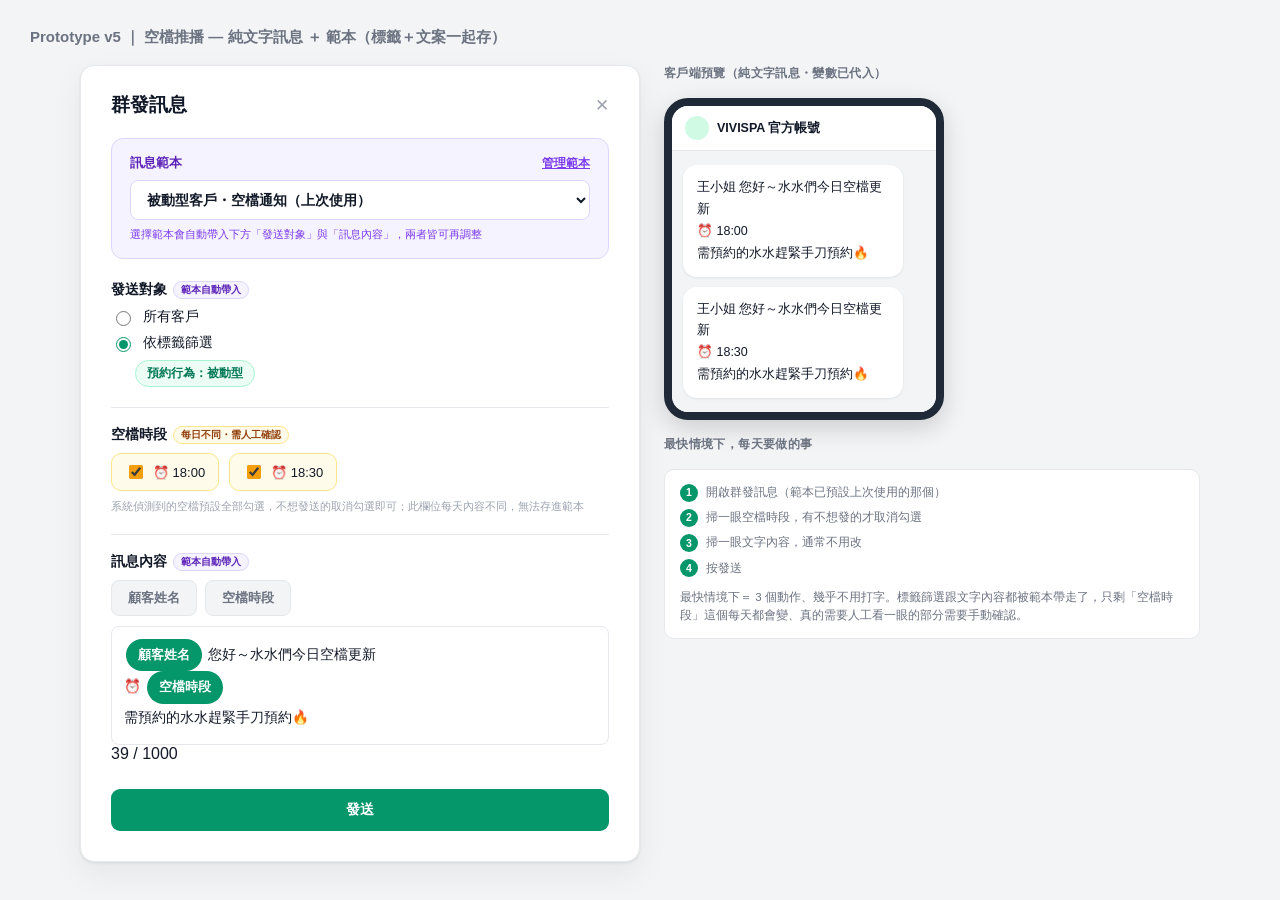
<file: docs/teamsync/vivispa/空檔推播_prototype.html>
<!DOCTYPE html>
<html lang="zh-Hant">
<head>
<meta charset="UTF-8">
<title>空檔推播 — 功能 Prototype v5</title>
<style>
  :root{
    --green:#059669; --green-light:#ecfdf5; --green-border:#a7f3d0;
    --amber:#f59e0b; --amber-light:#fffbeb; --amber-border:#fde68a;
    --purple:#7c3aed; --purple-light:#f5f3ff; --purple-border:#ddd6fe;
    --border:#e5e7eb; --text:#111827; --text-2:#6b7280; --text-3:#9ca3af;
  }
  html,body{ background:#f3f4f6 !important; margin:0; padding:0; }
  *{ box-sizing:border-box; }
  body{ font-family:"PingFang TC","Microsoft JhengHei","Noto Sans TC",sans-serif; color:var(--text); padding:28px; }
  h1.page-title{ font-size:15px; color:var(--text-2); font-weight:600; margin:0 0 18px 2px; }
  .layout{ display:flex; gap:24px; align-items:flex-start; max-width:1120px; margin:0 auto; }

  .modal{ width:560px; background:#fff; border-radius:14px; border:1px solid var(--border);
    box-shadow:0 1px 3px rgba(0,0,0,.08),0 12px 32px rgba(0,0,0,.06); padding:26px 30px 30px; }
  .modal-head{ display:flex; justify-content:space-between; align-items:center; margin-bottom:20px; }
  .modal-head h2{ font-size:19px; margin:0; }
  .modal-head .x{ color:var(--text-3); font-size:17px; }

  /* Template selector — top priority action */
  .tpl-box{ background:var(--purple-light); border:1.5px solid var(--purple-border); border-radius:12px;
    padding:16px 18px; margin-bottom:22px; }
  .tpl-box .lbl{ font-size:12.5px; font-weight:700; color:#5b21b6; margin-bottom:8px; display:flex;
    align-items:center; justify-content:space-between; }
  .tpl-box .lbl .manage{ font-size:11.5px; color:#7c3aed; font-weight:600; cursor:pointer; text-decoration:underline; }
  .tpl-select{ width:100%; border:1px solid var(--purple-border); border-radius:8px; padding:10px 12px;
    font-size:14px; font-weight:600; color:var(--text); background:#fff; }
  .tpl-hint{ font-size:11px; color:#7c3aed; margin-top:7px; }

  .section{ margin-bottom:20px; }
  .section-label{ font-size:13.5px; font-weight:700; margin-bottom:9px; display:flex; align-items:center; gap:6px; }
  .auto-badge{ font-size:10px; font-weight:700; color:#5b21b6; background:var(--purple-light);
    border:1px solid var(--purple-border); padding:1px 7px; border-radius:20px; }

  .radio-row{ display:flex; align-items:center; gap:9px; margin-bottom:8px; cursor:pointer; }
  .radio-row input{ accent-color:var(--green); width:15px; height:15px; }
  .radio-row span{ font-size:13.5px; }
  .tag-chip-area{ margin:6px 0 2px 24px; display:flex; gap:8px; flex-wrap:wrap; }
  .tag-chip{ background:var(--green-light); border:1px solid var(--green-border); color:#047857;
    font-size:12px; font-weight:600; padding:4px 11px; border-radius:20px; display:flex; align-items:center; gap:5px; }

  .slot-row{ display:flex; gap:10px; flex-wrap:wrap; }
  .slot-chip{ display:flex; align-items:center; gap:7px; background:var(--amber-light);
    border:1.5px solid var(--amber-border); border-radius:10px; padding:8px 13px; cursor:pointer; font-size:13px; }
  .slot-chip input{ accent-color:var(--amber); width:14px; height:14px; }
  .section-hint{ font-size:11px; color:var(--text-3); margin-top:8px; }

  .text-input{ width:100%; border:1px solid var(--border); border-radius:8px; padding:10px 12px;
    font-size:13.5px; font-family:inherit; color:var(--text); }
  textarea.text-input{ min-height:76px; resize:vertical; }
  .divider{ border:none; border-top:1px solid var(--border); margin:18px 0; }

  .chip-btn-row{ display:flex; gap:8px; flex-wrap:wrap; margin-bottom:10px; }
  .chip-btn{ background:#f3f4f6; border:1px solid var(--border); border-radius:8px; padding:8px 16px;
    font-size:13px; font-weight:600; color:var(--text-2); cursor:pointer; }
  .chip-btn:hover{ border-color:var(--green); color:var(--green); background:var(--green-light); }

  .rich-editor{ width:100%; min-height:90px; border:1px solid var(--border); border-radius:8px;
    padding:12px; font-size:13.5px; line-height:2.1; color:var(--text); }
  .rich-editor:focus{ outline:2px solid var(--green-border); border-color:var(--green); }
  .var-chip-inline{ display:inline-flex; align-items:center; background:var(--green); color:#fff;
    font-size:12.5px; font-weight:600; padding:3px 12px; border-radius:20px; margin:0 2px; user-select:none; }

  .send-btn{ width:100%; background:var(--green); color:#fff; border:none; border-radius:9px;
    padding:12px; font-size:14px; font-weight:700; cursor:pointer; margin-top:6px; }

  .preview-col{ flex:1; display:flex; flex-direction:column; gap:16px; position:sticky; top:28px; }
  .preview-label{ font-size:12px; font-weight:700; color:var(--text-2); text-transform:uppercase; letter-spacing:.03em; }

  .phone{ width:280px; background:#f3f4f6; border-radius:24px; border:8px solid #1f2937; overflow:hidden;
    box-shadow:0 8px 24px rgba(0,0,0,.16); }
  .phone-head{ background:#fff; padding:10px 13px; border-bottom:1px solid var(--border); font-size:12.5px;
    font-weight:700; display:flex; align-items:center; gap:8px; }
  .phone-head .dot{ width:24px; height:24px; border-radius:50%; background:#d1fae5; }
  .phone-body{ padding:14px 11px; display:flex; flex-direction:column; gap:10px; background:#f3f4f6; }

  .text-bubble{ background:#fff; border-radius:14px; padding:12px 14px; font-size:12.5px; line-height:1.75;
    max-width:220px; box-shadow:0 1px 3px rgba(0,0,0,.08); white-space:pre-line; }

  .note-box{ background:#fff; border:1px solid var(--border); border-radius:10px; padding:13px 15px;
    font-size:11.5px; color:var(--text-2); line-height:1.6; }
  .note-box b{ color:var(--text); }

  .flow-steps{ display:flex; flex-direction:column; gap:6px; }
  .flow-step{ display:flex; align-items:center; gap:8px; font-size:12px; color:var(--text-2); }
  .flow-step .n{ width:18px; height:18px; border-radius:50%; background:var(--green); color:#fff; font-size:10.5px;
    font-weight:700; display:flex; align-items:center; justify-content:center; flex-shrink:0; }
  .flow-step .fast{ color:#7c3aed; font-weight:700; }
</style>
</head>
<body>

<h1 class="page-title">Prototype v5 ｜ 空檔推播 — 純文字訊息 ＋ 範本（標籤＋文案一起存）</h1>

<div class="layout">

  <div class="modal">
    <div class="modal-head"><h2>群發訊息</h2><span class="x">✕</span></div>

    <div class="tpl-box">
      <div class="lbl"><span>訊息範本</span><span class="manage">管理範本</span></div>
      <select class="tpl-select" id="tplSelect" onchange="applyTpl()">
        <option value="passive">被動型客戶・空檔通知（上次使用）</option>
        <option value="vip">VIP客戶・優先預約通知</option>
        <option value="blank">空白，不套用範本</option>
      </select>
      <div class="tpl-hint">選擇範本會自動帶入下方「發送對象」與「訊息內容」，兩者皆可再調整</div>
    </div>

    <div class="section">
      <div class="section-label">發送對象 <span class="auto-badge">範本自動帶入</span></div>
      <label class="radio-row"><input type="radio" name="target"><span>所有客戶</span></label>
      <label class="radio-row"><input type="radio" name="target" checked><span>依標籤篩選</span></label>
      <div class="tag-chip-area" id="tagArea">
        <div class="tag-chip">預約行為：被動型</div>
      </div>
    </div>

    <hr class="divider">

    <div class="section">
      <div class="section-label">空檔時段 <span class="auto-badge" style="background:var(--amber-light);border-color:var(--amber-border);color:#92400e;">每日不同・需人工確認</span></div>
      <div class="slot-row">
        <label class="slot-chip"><input type="checkbox" checked><span>⏰ 18:00</span></label>
        <label class="slot-chip"><input type="checkbox" checked><span>⏰ 18:30</span></label>
      </div>
      <div class="section-hint">系統偵測到的空檔預設全部勾選，不想發送的取消勾選即可；此欄位每天內容不同，無法存進範本</div>
    </div>

    <hr class="divider">

    <div class="section">
      <div class="section-label">訊息內容 <span class="auto-badge">範本自動帶入</span></div>
      <div class="chip-btn-row">
        <button type="button" class="chip-btn" onclick="insertChip('顧客姓名','name')">顧客姓名</button>
        <button type="button" class="chip-btn" onclick="insertChip('空檔時段','slot')">空檔時段</button>
      </div>
      <div class="rich-editor" id="richEditor" contenteditable="true"></div>
      <div class="char-count" id="charCount">0 / 1000</div>
    </div>

    <div class="section" id="saveAsTplSection" style="display:none;">
      <label class="radio-row" style="margin-bottom:0;">
        <input type="checkbox" id="saveAsTplCheck" onchange="toggleTplName()">
        <span>將此訊息存成範本</span>
      </label>
      <div id="tplNameField" style="display:none;margin-top:10px;margin-left:24px;">
        <div class="text-input" style="padding:0;border:none;">
          <input class="text-input" placeholder="範本名稱，例如：被動型客戶・空檔通知">
        </div>
      </div>
    </div>

    <button class="send-btn">發送</button>
  </div>

  <div class="preview-col">
    <div class="preview-label">客戶端預覽（純文字訊息・變數已代入）</div>
    <div class="phone">
      <div class="phone-head"><div class="dot"></div> VIVISPA 官方帳號</div>
      <div class="phone-body">
        <div class="text-bubble" id="bubblePreview1">水水們～今日空檔更新<br>⏰ 18:00<br>需預約的水水趕緊手刀預約🔥</div>
        <div class="text-bubble" id="bubblePreview2">水水們～今日空檔更新<br>⏰ 18:30<br>需預約的水水趕緊手刀預約🔥</div>
      </div>
    </div>

    <div class="preview-label">最快情境下，每天要做的事</div>
    <div class="note-box">
      <div class="flow-steps">
        <div class="flow-step"><span class="n">1</span> 開啟群發訊息（範本已預設上次使用的那個）</div>
        <div class="flow-step"><span class="n">2</span> 掃一眼空檔時段，有不想發的才取消勾選</div>
        <div class="flow-step"><span class="n">3</span> 掃一眼文字內容，通常不用改</div>
        <div class="flow-step"><span class="n">4</span> 按發送</div>
      </div>
      <div style="margin-top:10px;">
        <span class="fast">最快情境下＝ 3 個動作、幾乎不用打字。</span>標籤篩選跟文字內容都被範本帶走了，只剩「空檔時段」這個每天都會變、真的需要人工看一眼的部分需要手動確認。
      </div>
    </div>
  </div>

</div>

<script>
  var templates = {
    passive: { tag: '預約行為：被動型', html: '<span class="var-chip-inline" contenteditable="false">顧客姓名</span> 您好～水水們今日空檔更新<br>⏰ <span class="var-chip-inline" contenteditable="false">空檔時段</span><br>需預約的水水趕緊手刀預約🔥' },
    vip: { tag: 'VIP 貴賓', html: '親愛的 <span class="var-chip-inline" contenteditable="false">顧客姓名</span> 您好，現在剛好有空檔 <span class="var-chip-inline" contenteditable="false">空檔時段</span>，優先為您保留，需要的話請盡快回覆喔～' },
    blank: { tag: '', html: '' }
  };

  function insertChip(label, varName){
    var editor = document.getElementById('richEditor');
    editor.focus();
    var sel = window.getSelection();
    var range;
    if (sel.rangeCount > 0 && editor.contains(sel.anchorNode)) {
      range = sel.getRangeAt(0);
    } else {
      range = document.createRange();
      range.selectNodeContents(editor);
      range.collapse(false);
    }
    var chip = document.createElement('span');
    chip.className = 'var-chip-inline';
    chip.contentEditable = 'false';
    chip.dataset.var = varName;
    chip.textContent = label;
    range.deleteContents();
    range.insertNode(chip);
    range.setStartAfter(chip);
    range.collapse(true);
    sel.removeAllRanges();
    sel.addRange(range);
    updatePreview();
  }

  function updatePreview(){
    var editor = document.getElementById('richEditor');
    document.getElementById('charCount').innerText = editor.innerText.length + ' / 1000';
    var previewHtml = editor.innerHTML
      .replace(/<span class="var-chip-inline"[^>]*>顧客姓名<\/span>/g, '王小姐')
      .replace(/<span class="var-chip-inline"[^>]*>空檔時段<\/span>/g, '18:00');
    document.getElementById('bubblePreview1').innerHTML = previewHtml;
    var previewHtml2 = editor.innerHTML
      .replace(/<span class="var-chip-inline"[^>]*>顧客姓名<\/span>/g, '王小姐')
      .replace(/<span class="var-chip-inline"[^>]*>空檔時段<\/span>/g, '18:30');
    document.getElementById('bubblePreview2').innerHTML = previewHtml2;
  }

  function applyTpl(){
    var key = document.getElementById('tplSelect').value;
    var t = templates[key];
    document.getElementById('richEditor').innerHTML = t.html;
    var area = document.getElementById('tagArea');
    area.innerHTML = t.tag ? '<div class="tag-chip">' + t.tag + '</div>' : '<span style="font-size:12px;color:#9ca3af;">（尚未選擇標籤）</span>';

    var saveSection = document.getElementById('saveAsTplSection');
    saveSection.style.display = (key === 'blank') ? 'block' : 'none';
    if(key !== 'blank'){
      document.getElementById('saveAsTplCheck').checked = false;
      document.getElementById('tplNameField').style.display = 'none';
    }
    updatePreview();
  }
  function toggleTplName(){
    var checked = document.getElementById('saveAsTplCheck').checked;
    document.getElementById('tplNameField').style.display = checked ? 'block' : 'none';
  }
  document.getElementById('richEditor').addEventListener('input', updatePreview);
  // initialize on load
  applyTpl();
</script>

</body>
</html>
</file>
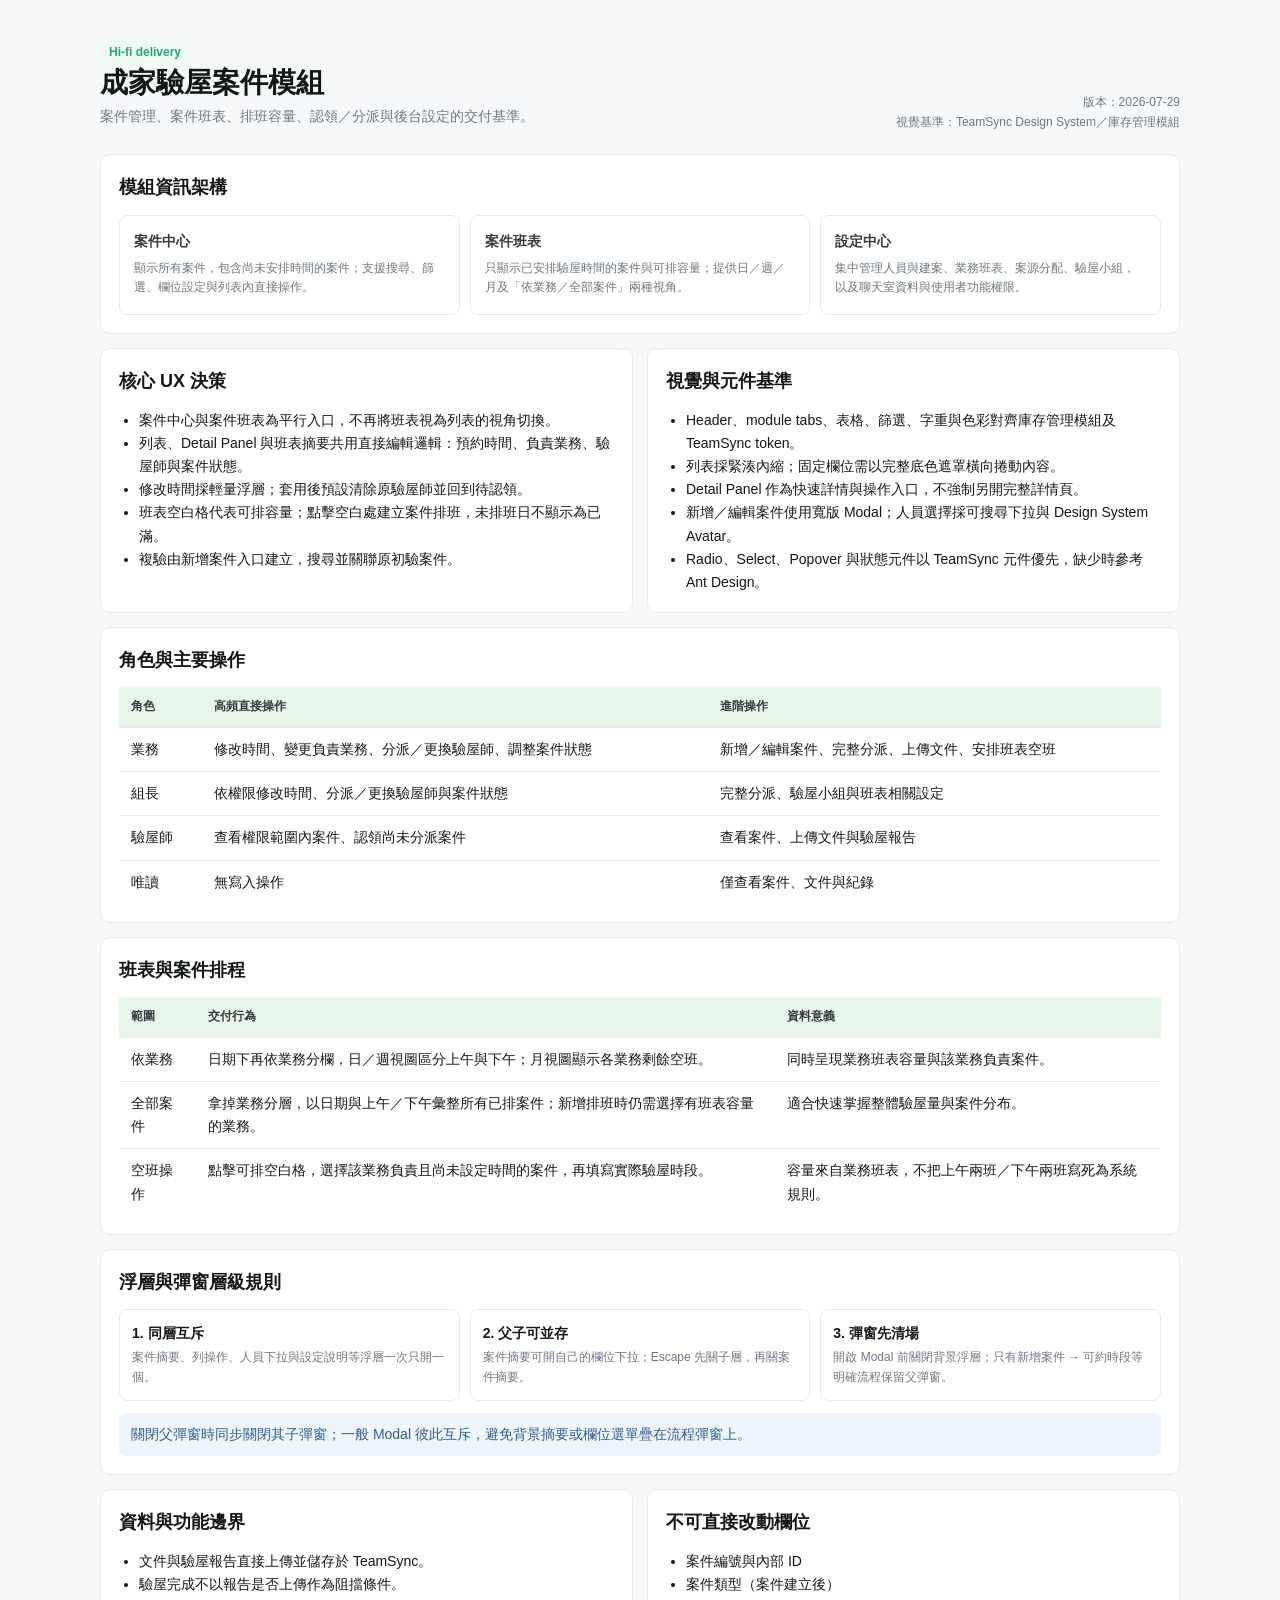
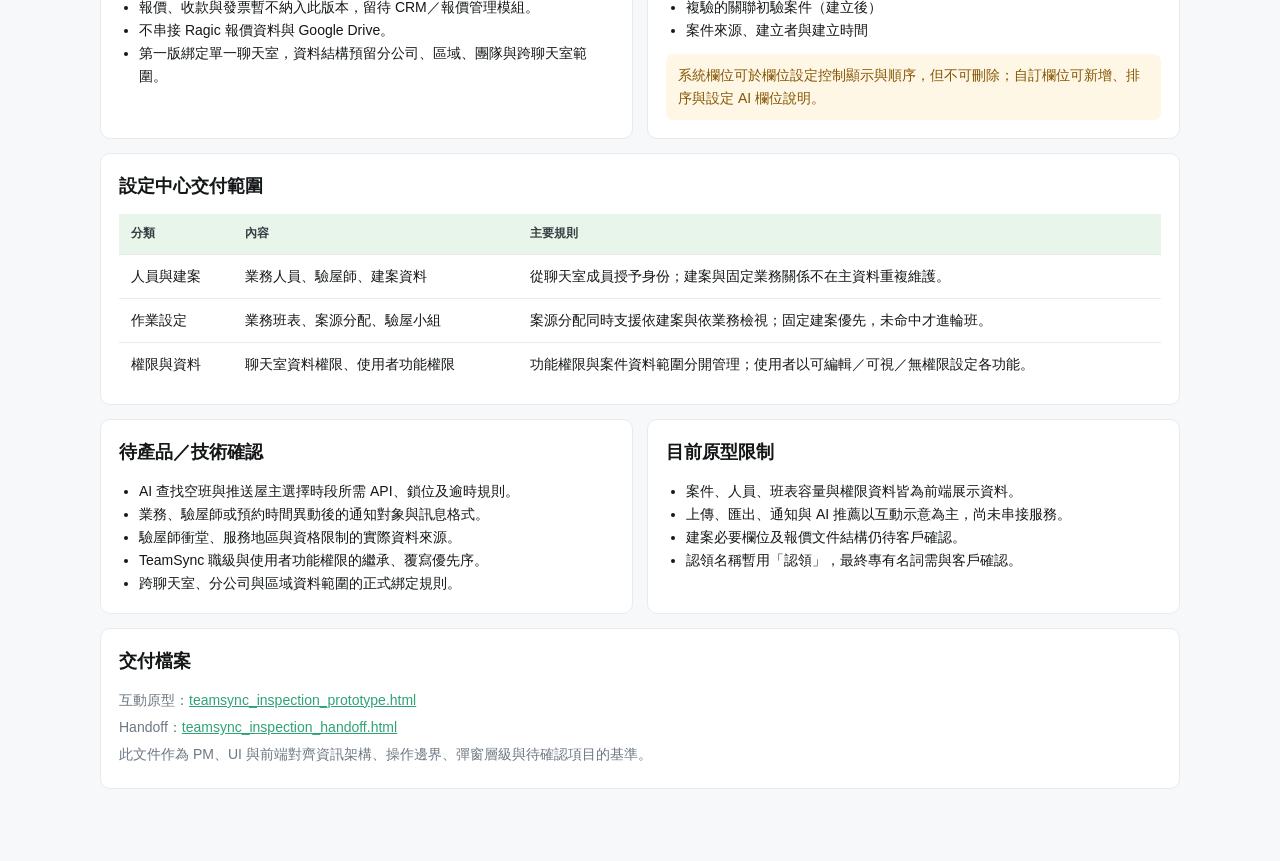
<file: docs/teamsync/prototype/成家驗屋/teamsync_inspection_handoff.html>
<!doctype html>
<html lang="zh-Hant">
<head>
  <meta charset="utf-8">
  <meta name="viewport" content="width=device-width, initial-scale=1">
  <title>成家驗屋案件模組｜PM / UI / RD Handoff</title>
  <style>
    :root { --page:#f7f8fa; --panel:#fff; --text:#141718; --text2:#363c41; --muted:#6d7782; --border:#e8eaec; --brand:#43bf8e; --brand2:#2fa376; --soft:#effaf5; --warn:#fff7e6; --info:#eef5fb; }
    * { box-sizing:border-box; }
    body { margin:0; background:var(--page); color:var(--text); font:14px/1.65 Inter,"Noto Sans TC","PingFang TC",sans-serif; }
    main { width:min(1080px,calc(100% - 40px)); margin:40px auto 72px; }
    header { display:flex; justify-content:space-between; gap:24px; align-items:flex-end; margin-bottom:22px; }
    h1 { margin:0; font-size:28px; line-height:1.3; font-weight:600; }
    h2 { margin:0 0 12px; font-size:18px; font-weight:600; }
    h3 { margin:0 0 6px; color:var(--text2); font-size:14px; font-weight:600; }
    p { margin:4px 0; color:var(--muted); }
    .meta { color:var(--muted); font-size:12px; text-align:right; }
    .grid { display:grid; grid-template-columns:repeat(2,minmax(0,1fr)); gap:14px; }
    .card { background:var(--panel); border:1px solid var(--border); border-radius:10px; padding:18px; }
    .wide { grid-column:1/-1; }
    .page-list { display:grid; grid-template-columns:repeat(3,minmax(0,1fr)); gap:10px; }
    .page-item { padding:14px; border:1px solid var(--border); border-radius:8px; background:#fff; }
    .page-item p { font-size:12px; line-height:1.55; }
    table { width:100%; border-collapse:collapse; }
    th,td { padding:10px 12px; border-bottom:1px solid var(--border); text-align:left; vertical-align:top; }
    th { background:#e8f5ea; color:var(--text2); font-size:12px; font-weight:600; }
    tr:last-child td { border-bottom:0; }
    .tag { display:inline-flex; min-height:24px; align-items:center; border-radius:999px; padding:0 9px; background:var(--soft); color:var(--brand2); font-size:12px; font-weight:600; }
    .note { margin-top:12px; padding:10px 12px; border-radius:7px; background:var(--warn); color:#845500; }
    .info { margin-top:12px; padding:10px 12px; border-radius:7px; background:var(--info); color:#315f8b; }
    .flow { display:grid; grid-template-columns:repeat(3,minmax(0,1fr)); gap:10px; margin-top:10px; }
    .flow div { padding:12px; border:1px solid var(--border); border-radius:8px; }
    .flow strong,.flow span { display:block; }
    .flow span { margin-top:3px; color:var(--muted); font-size:12px; }
    ul { margin:8px 0 0; padding-left:20px; }
    a { color:var(--brand2); }
    @media (max-width:760px) { .grid,.page-list,.flow { grid-template-columns:1fr; } .wide { grid-column:auto; } header { align-items:flex-start; flex-direction:column; } .meta { text-align:left; } }
  </style>
</head>
<body>
  <main>
    <header>
      <div><span class="tag">Hi-fi delivery</span><h1>成家驗屋案件模組</h1><p>案件管理、案件班表、排班容量、認領／分派與後台設定的交付基準。</p></div>
      <div class="meta">版本：2026-07-29<br>視覺基準：TeamSync Design System／庫存管理模組</div>
    </header>

    <div class="grid">
      <section class="card wide"><h2>模組資訊架構</h2><div class="page-list">
        <div class="page-item"><h3>案件中心</h3><p>顯示所有案件，包含尚未安排時間的案件；支援搜尋、篩選、欄位設定與列表內直接操作。</p></div>
        <div class="page-item"><h3>案件班表</h3><p>只顯示已安排驗屋時間的案件與可排容量；提供日／週／月及「依業務／全部案件」兩種視角。</p></div>
        <div class="page-item"><h3>設定中心</h3><p>集中管理人員與建案、業務班表、案源分配、驗屋小組，以及聊天室資料與使用者功能權限。</p></div>
      </div></section>

      <section class="card"><h2>核心 UX 決策</h2><ul>
        <li>案件中心與案件班表為平行入口，不再將班表視為列表的視角切換。</li>
        <li>列表、Detail Panel 與班表摘要共用直接編輯邏輯：預約時間、負責業務、驗屋師與案件狀態。</li>
        <li>修改時間採輕量浮層；套用後預設清除原驗屋師並回到待認領。</li>
        <li>班表空白格代表可排容量；點擊空白處建立案件排班，未排班日不顯示為已滿。</li>
        <li>複驗由新增案件入口建立，搜尋並關聯原初驗案件。</li>
      </ul></section>
      <section class="card"><h2>視覺與元件基準</h2><ul>
        <li>Header、module tabs、表格、篩選、字重與色彩對齊庫存管理模組及 TeamSync token。</li>
        <li>列表採緊湊內縮；固定欄位需以完整底色遮罩橫向捲動內容。</li>
        <li>Detail Panel 作為快速詳情與操作入口，不強制另開完整詳情頁。</li>
        <li>新增／編輯案件使用寬版 Modal；人員選擇採可搜尋下拉與 Design System Avatar。</li>
        <li>Radio、Select、Popover 與狀態元件以 TeamSync 元件優先，缺少時參考 Ant Design。</li>
      </ul></section>

      <section class="card wide"><h2>角色與主要操作</h2><table><thead><tr><th>角色</th><th>高頻直接操作</th><th>進階操作</th></tr></thead><tbody>
        <tr><td>業務</td><td>修改時間、變更負責業務、分派／更換驗屋師、調整案件狀態</td><td>新增／編輯案件、完整分派、上傳文件、安排班表空班</td></tr>
        <tr><td>組長</td><td>依權限修改時間、分派／更換驗屋師與案件狀態</td><td>完整分派、驗屋小組與班表相關設定</td></tr>
        <tr><td>驗屋師</td><td>查看權限範圍內案件、認領尚未分派案件</td><td>查看案件、上傳文件與驗屋報告</td></tr>
        <tr><td>唯讀</td><td>無寫入操作</td><td>僅查看案件、文件與紀錄</td></tr>
      </tbody></table></section>

      <section class="card wide"><h2>班表與案件排程</h2><table><thead><tr><th>範圍</th><th>交付行為</th><th>資料意義</th></tr></thead><tbody>
        <tr><td>依業務</td><td>日期下再依業務分欄，日／週視圖區分上午與下午；月視圖顯示各業務剩餘空班。</td><td>同時呈現業務班表容量與該業務負責案件。</td></tr>
        <tr><td>全部案件</td><td>拿掉業務分層，以日期與上午／下午彙整所有已排案件；新增排班時仍需選擇有班表容量的業務。</td><td>適合快速掌握整體驗屋量與案件分布。</td></tr>
        <tr><td>空班操作</td><td>點擊可排空白格，選擇該業務負責且尚未設定時間的案件，再填寫實際驗屋時段。</td><td>容量來自業務班表，不把上午兩班／下午兩班寫死為系統規則。</td></tr>
      </tbody></table></section>

      <section class="card wide"><h2>浮層與彈窗層級規則</h2><div class="flow">
        <div><strong>1. 同層互斥</strong><span>案件摘要、列操作、人員下拉與設定說明等浮層一次只開一個。</span></div>
        <div><strong>2. 父子可並存</strong><span>案件摘要可開自己的欄位下拉；Escape 先關子層，再關案件摘要。</span></div>
        <div><strong>3. 彈窗先清場</strong><span>開啟 Modal 前關閉背景浮層；只有新增案件 → 可約時段等明確流程保留父彈窗。</span></div>
      </div><div class="info">關閉父彈窗時同步關閉其子彈窗；一般 Modal 彼此互斥，避免背景摘要或欄位選單疊在流程彈窗上。</div></section>

      <section class="card"><h2>資料與功能邊界</h2><ul>
        <li>文件與驗屋報告直接上傳並儲存於 TeamSync。</li>
        <li>驗屋完成不以報告是否上傳作為阻擋條件。</li>
        <li>報價、收款與發票暫不納入此版本，留待 CRM／報價管理模組。</li>
        <li>不串接 Ragic 報價資料與 Google Drive。</li>
        <li>第一版綁定單一聊天室，資料結構預留分公司、區域、團隊與跨聊天室範圍。</li>
      </ul></section>
      <section class="card"><h2>不可直接改動欄位</h2><ul>
        <li>案件編號與內部 ID</li>
        <li>案件類型（案件建立後）</li>
        <li>複驗的關聯初驗案件（建立後）</li>
        <li>案件來源、建立者與建立時間</li>
      </ul><div class="note">系統欄位可於欄位設定控制顯示與順序，但不可刪除；自訂欄位可新增、排序與設定 AI 欄位說明。</div></section>

      <section class="card wide"><h2>設定中心交付範圍</h2><table><thead><tr><th>分類</th><th>內容</th><th>主要規則</th></tr></thead><tbody>
        <tr><td>人員與建案</td><td>業務人員、驗屋師、建案資料</td><td>從聊天室成員授予身份；建案與固定業務關係不在主資料重複維護。</td></tr>
        <tr><td>作業設定</td><td>業務班表、案源分配、驗屋小組</td><td>案源分配同時支援依建案與依業務檢視；固定建案優先，未命中才進輪班。</td></tr>
        <tr><td>權限與資料</td><td>聊天室資料權限、使用者功能權限</td><td>功能權限與案件資料範圍分開管理；使用者以可編輯／可視／無權限設定各功能。</td></tr>
      </tbody></table></section>

      <section class="card"><h2>待產品／技術確認</h2><ul>
        <li>AI 查找空班與推送屋主選擇時段所需 API、鎖位及逾時規則。</li>
        <li>業務、驗屋師或預約時間異動後的通知對象與訊息格式。</li>
        <li>驗屋師衝堂、服務地區與資格限制的實際資料來源。</li>
        <li>TeamSync 職級與使用者功能權限的繼承、覆寫優先序。</li>
        <li>跨聊天室、分公司與區域資料範圍的正式綁定規則。</li>
      </ul></section>
      <section class="card"><h2>目前原型限制</h2><ul>
        <li>案件、人員、班表容量與權限資料皆為前端展示資料。</li>
        <li>上傳、匯出、通知與 AI 推薦以互動示意為主，尚未串接服務。</li>
        <li>建案必要欄位及報價文件結構仍待客戶確認。</li>
        <li>認領名稱暫用「認領」，最終專有名詞需與客戶確認。</li>
      </ul></section>

      <section class="card wide"><h2>交付檔案</h2><p>互動原型：<a href="./teamsync_inspection_prototype.html">teamsync_inspection_prototype.html</a></p><p>Handoff：<a href="./teamsync_inspection_handoff.html">teamsync_inspection_handoff.html</a></p><p>此文件作為 PM、UI 與前端對齊資訊架構、操作邊界、彈窗層級與待確認項目的基準。</p></section>
    </div>
  </main>
</body>
</html>
</file>
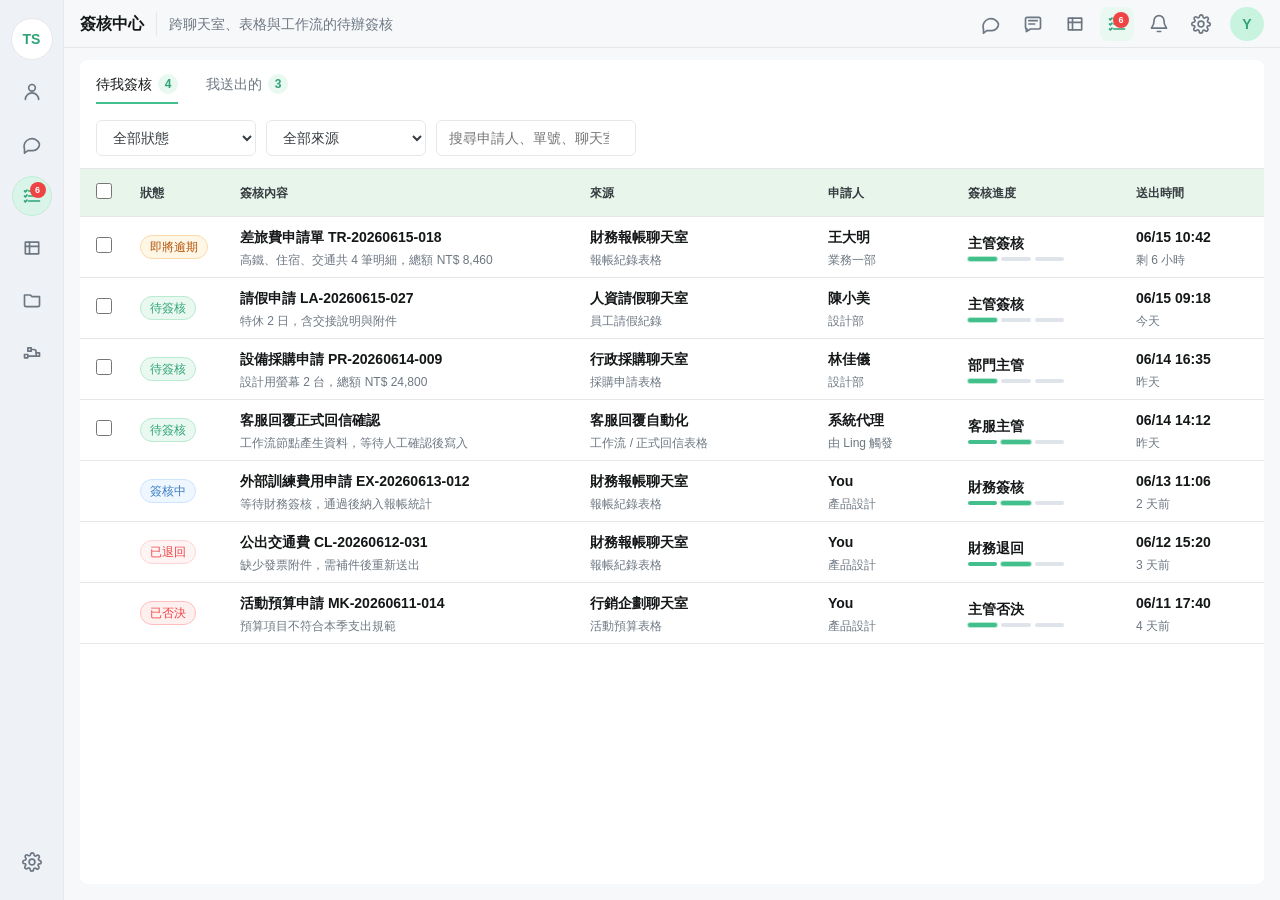
<file: docs/teamsync/approval-delivery/v3/prototype/teamsync-approval-center.html>
<!doctype html>
<html lang="zh-Hant">
<head>
  <meta charset="utf-8" />
  <meta name="viewport" content="width=device-width, initial-scale=1" />
  <title>TeamSync 簽核中心 Prototype</title>
  <style>
    :root {
      --page: #f7f8fa;
      --sunken: #ffffff;
      --raised: #f1f3f5;
      --brand: #43bf8e;
      --brand-strong: #2fa376;
      --brand-subtle: #e9f8f1;
      --text-primary: #141718;
      --text-secondary: #363c41;
      --text-tertiary: #6d7782;
      --text-placeholder: #b5bec7;
      --border: #e5e7eb;
      --border-strong: #d1d5db;
      --danger: #ef4444;
      --warning: #f59e0b;
      --blue: #3b7cc4;
      --shadow: 0 8px 24px rgba(20, 23, 24, 0.08);
      --font-h1: 32px;
      --line-h1: 40px;
      --font-h2: 24px;
      --line-h2: 32px;
      --font-h3: 18px;
      --line-h3: 24px;
      --font-h4: 16px;
      --line-h4: 20px;
      --font-body1: 14px;
      --line-body1: 24px;
      --font-body2: 12px;
      --line-body2: 18px;
      --font-caption1: 14px;
      --line-caption1: 16px;
      --font-caption2: 12px;
      --line-caption2: 16px;
      --font-caption3: 9px;
      --line-caption3: 14px;
      --font-button: 14px;
      --line-button: 16px;
    }

    * { box-sizing: border-box; }

    body {
      margin: 0;
      min-height: 100vh;
      background: #dfe3e8;
      font-family: Inter, "Noto Sans TC", "PingFang TC", "Microsoft JhengHei", Arial, sans-serif;
      color: var(--text-primary);
      overflow: auto;
    }

    button, input, select, textarea { font: inherit; }

    .canvas {
      width: 100%;
      min-height: 100vh;
      background: var(--page);
      overflow: visible;
      position: relative;
      display: grid;
      grid-template-columns: 64px 1fr;
      border: 1px solid var(--border-strong);
    }

    .rail {
      background: #eef1f5;
      border-right: 1px solid var(--border);
      padding: 18px 10px;
      display: flex;
      flex-direction: column;
      align-items: center;
      gap: 12px;
    }

    .logo {
      width: 42px;
      height: 42px;
      border-radius: 50%;
      display: grid;
      place-items: center;
      background: #fff;
      border: 1px solid var(--border);
      color: var(--brand-strong);
      font-weight: 700;
      font-size: var(--font-button);
      line-height: var(--line-button);
      font-weight: 600;
    }

    .nav-icon {
      width: 40px;
      height: 40px;
      border-radius: 20px;
      border: 1px solid transparent;
      color: var(--text-tertiary);
      display: grid;
      place-items: center;
      background: transparent;
      cursor: default;
      position: relative;
    }

    .nav-icon.active {
      background: #d9f4e8;
      color: var(--brand-strong);
      border-color: #c5ecd9;
    }

    .nav-icon svg,
    .top-icon svg,
    .button svg,
    .small-icon svg {
      width: 20px;
      height: 20px;
      stroke: currentColor;
      fill: none;
      stroke-width: 2;
      stroke-linecap: round;
      stroke-linejoin: round;
    }

    .badge {
      position: absolute;
      right: 5px;
      top: 5px;
      min-width: 16px;
      height: 16px;
      padding: 0 4px;
      border-radius: 999px;
      background: var(--danger);
      color: #fff;
      font-size: var(--font-caption3);
      line-height: 16px;
      text-align: center;
      font-weight: 600;
    }

    .app {
      display: grid;
      grid-template-rows: 48px auto;
      min-width: 0;
      min-height: 100vh;
    }

    .topbar {
      height: 48px;
      background: var(--sunken);
      border-bottom: 1px solid var(--border);
      display: flex;
      align-items: center;
      justify-content: space-between;
      padding: 0 16px;
    }

    .crumb {
      display: flex;
      align-items: center;
      gap: 12px;
      min-width: 0;
      height: 48px;
    }

    .page-title {
      font-size: var(--font-h4);
      line-height: var(--line-h4);
      font-weight: 600;
      color: var(--text-primary);
      white-space: nowrap;
      margin: 16px 0;
    }

    .source-note {
      font-size: var(--font-body1);
      line-height: var(--line-body1);
      color: var(--text-tertiary);
      padding-left: 12px;
      border-left: 1px solid var(--border);
    }

    .top-actions {
      display: flex;
      align-items: center;
      gap: 8px;
      color: var(--text-tertiary);
    }

    .top-icon {
      width: 34px;
      height: 34px;
      border: 0;
      background: transparent;
      color: var(--text-tertiary);
      display: grid;
      place-items: center;
      position: relative;
      border-radius: 8px;
    }

    .top-icon.active {
      color: var(--brand-strong);
      background: var(--brand-subtle);
    }

    .avatar {
      width: 34px;
      height: 34px;
      border-radius: 50%;
      background: #c8f3df;
      display: grid;
      place-items: center;
      color: var(--brand-strong);
      font-size: var(--font-body1);
      font-weight: 700;
      margin-left: 4px;
    }

    .content {
      padding: 12px 16px 16px;
      min-height: calc(100vh - 48px);
      overflow: visible;
      display: grid;
      grid-template-rows: auto;
      gap: 0;
    }

    .summary {
      display: none;
      grid-template-columns: 1.2fr repeat(4, 1fr);
      gap: 12px;
    }

    .summary-card {
      background: var(--sunken);
      border: 1px solid var(--border);
      border-radius: 8px;
      padding: 12px 14px;
      min-height: 78px;
    }

    .summary-card.primary {
      border-color: #b8ead1;
      background: linear-gradient(0deg, var(--brand-subtle), var(--brand-subtle));
    }

    .summary-label {
      font-size: var(--font-caption2);
      line-height: var(--line-caption2);
      color: var(--text-tertiary);
      margin-bottom: 8px;
    }

    .summary-value {
      font-size: var(--font-h2);
      line-height: var(--line-h2);
      font-weight: 600;
      color: var(--text-primary);
    }

    .summary-caption {
      margin-top: 2px;
      font-size: var(--font-caption2);
      line-height: var(--line-caption2);
      color: var(--text-tertiary);
    }

    .workspace {
      min-height: 0;
      display: grid;
      grid-template-columns: 1fr 430px;
      gap: 14px;
      align-items: start;
    }

    .workspace.detail-closed {
      grid-template-columns: 1fr;
    }

    .workspace.detail-closed .drawer {
      display: none;
    }

    .panel {
      background: var(--sunken);
      border: 1px solid var(--border);
      border-radius: 8px;
      min-width: 0;
      min-height: 620px;
      overflow: hidden;
      display: grid;
      grid-template-rows: auto auto 1fr;
    }

    .panel-head {
      padding: 12px 16px 12px;
      display: flex;
      align-items: center;
      justify-content: space-between;
      border-bottom: 1px solid var(--border);
    }

    .tabs {
      display: flex;
      align-items: center;
      gap: 22px;
    }

    .tab {
      border: 0;
      background: transparent;
      color: var(--text-tertiary);
      font-size: var(--font-body1);
      line-height: var(--line-body1);
      padding: 0 0 4px;
      position: relative;
    }

    .tab.active {
      color: var(--text-primary);
      font-weight: 600;
    }

    .tab.active:after {
      content: "";
      position: absolute;
      left: 0;
      right: 0;
      bottom: -13px;
      height: 2px;
      background: var(--brand);
    }

    .count {
      min-width: 20px;
      height: 20px;
      border-radius: 999px;
      background: var(--brand-subtle);
      color: var(--brand-strong);
      display: inline-grid;
      place-items: center;
      margin-left: 6px;
      font-size: var(--font-body2);
      line-height: var(--line-body2);
      font-weight: 600;
    }

    .button {
      border: 1px solid var(--border-strong);
      background: #fff;
      height: 34px;
      border-radius: 8px;
      padding: 0 12px;
      display: inline-flex;
      align-items: center;
      gap: 8px;
      color: var(--text-secondary);
      font-size: var(--font-button);
      line-height: var(--line-button);
      font-weight: 400;
    }

    .button.brand {
      background: var(--brand);
      border-color: var(--brand);
      color: #fff;
    }

    .button.ghost {
      border-color: transparent;
      color: var(--text-tertiary);
      background: transparent;
    }

    .button.danger {
      border-color: #ffd0d0;
      color: var(--danger);
      background: #fff7f7;
    }

    .filters {
      padding: 12px 16px;
      display: flex;
      align-items: center;
      justify-content: space-between;
      gap: 10px;
      border-bottom: 1px solid var(--border);
      background: #fbfcfd;
    }

    .filter-controls {
      display: grid;
      grid-template-columns: 160px 160px 200px;
      gap: 10px;
      flex: 1;
      min-width: 0;
    }

    .filter-actions {
      display: flex;
      align-items: center;
      justify-content: flex-end;
      gap: 8px;
      flex: 0 0 auto;
    }

    .field {
      height: 36px;
      border: 1px solid var(--border);
      border-radius: 6px;
      background: #fff;
      color: var(--text-secondary);
      padding: 0 12px;
      font-size: var(--font-body1);
      line-height: var(--line-body1);
      min-width: 0;
    }

    .hidden { display: none !important; }

    .list-wrap {
      min-height: 0;
      overflow: hidden;
      display: grid;
      grid-template-rows: auto 1fr;
    }

    .table-head,
    .approval-row {
      display: grid;
      grid-template-columns: 88px minmax(260px, 1.5fr) minmax(170px, 1fr) 128px 156px 112px;
      column-gap: 12px;
      align-items: center;
    }

    .table-head {
      height: 48px;
      padding: 0 16px;
      background: #e8f5ea;
      color: var(--text-secondary);
      font-size: var(--font-caption2);
      line-height: var(--line-caption2);
      font-weight: 600;
      border-bottom: 1px solid var(--border);
    }

    .approval-list {
      min-height: 0;
      overflow: auto;
      overscroll-behavior: contain;
    }

    .approval-row {
      min-height: 56px;
      padding: 8px 16px;
      border-bottom: 1px solid var(--border);
      background: #fff;
      cursor: default;
    }

    .approval-row.active {
      background: #f7fffb;
      box-shadow: inset 3px 0 0 var(--brand);
    }

    .approval-row:hover { background: #fbfcfd; }

    .status {
      display: inline-flex;
      align-items: center;
      justify-content: center;
      height: 24px;
      border-radius: 999px;
      padding: 0 9px;
      font-size: var(--font-caption2);
      line-height: var(--line-caption2);
      font-weight: 500;
      width: fit-content;
      border: 1px solid transparent;
    }

    .status.waiting {
      color: var(--brand-strong);
      background: var(--brand-subtle);
      border-color: #b9ebd1;
    }

    .status.urgent {
      color: #b45309;
      background: #fff7e6;
      border-color: #fed7aa;
    }

    .status.done {
      color: var(--blue);
      background: #eef6ff;
      border-color: #cfe4ff;
    }

    .status.returned {
      color: var(--danger);
      background: #fff4f4;
      border-color: #ffd4d4;
    }

    .status.rejected {
      color: var(--danger);
      background: #fff0f0;
      border-color: #ffbdbd;
    }

    .main-text {
      font-size: var(--font-body1);
      line-height: var(--line-body1);
      font-weight: 600;
      color: var(--text-primary);
      white-space: nowrap;
      overflow: hidden;
      text-overflow: ellipsis;
    }

    .sub-text {
      font-size: var(--font-body2);
      line-height: var(--line-body2);
      color: var(--text-tertiary);
      white-space: nowrap;
      overflow: hidden;
      text-overflow: ellipsis;
      margin-top: 2px;
    }

    .amount {
      font-size: var(--font-body1);
      line-height: var(--line-body1);
      font-weight: 600;
      color: var(--text-secondary);
    }

    .progress-cell {
      display: grid;
      gap: 4px;
      min-width: 0;
    }

    .progress-title {
      font-size: var(--font-body1);
      line-height: 20px;
      color: var(--text-primary);
      font-weight: 600;
      white-space: nowrap;
      overflow: hidden;
      text-overflow: ellipsis;
    }

    .progress-track {
      display: grid;
      grid-template-columns: repeat(3, 1fr);
      gap: 4px;
      width: 96px;
    }

    .progress-seg {
      height: 4px;
      border-radius: 999px;
      background: #dfe4ea;
    }

    .progress-seg.done,
    .progress-seg.current {
      background: var(--brand);
    }

    .progress-seg.current {
      box-shadow: 0 0 0 1px #b9ebd1;
    }

    .drawer {
      background: var(--sunken);
      border: 1px solid var(--border);
      border-radius: 8px;
      min-width: 0;
      min-height: 620px;
      max-height: none;
      overflow: hidden;
      display: grid;
      grid-template-rows: auto 1fr auto;
      box-shadow: var(--shadow);
    }

    .drawer-head {
      padding: 16px 18px 12px;
      border-bottom: 1px solid var(--border);
      display: grid;
      gap: 10px;
    }

    .drawer-title-row {
      display: flex;
      align-items: flex-start;
      justify-content: space-between;
      gap: 12px;
    }

    .drawer-title {
      font-size: var(--font-h3);
      line-height: var(--line-h3);
      font-weight: 600;
      color: var(--text-primary);
      margin: 0;
    }

    .drawer-subtitle {
      font-size: var(--font-caption2);
      line-height: var(--line-caption2);
      color: var(--text-tertiary);
      margin-top: 3px;
    }

    .meta-grid {
      display: grid;
      grid-template-columns: 1fr 1fr;
      gap: 8px;
    }

    .meta-item {
      background: #fbfcfd;
      border: 1px solid var(--border);
      border-radius: 8px;
      padding: 8px 10px;
      min-width: 0;
    }

    .meta-label {
      font-size: var(--font-caption2);
      line-height: var(--line-caption2);
      color: var(--text-tertiary);
    }

    .meta-value {
      font-size: var(--font-body1);
      line-height: var(--line-body1);
      color: var(--text-secondary);
      font-weight: 600;
      white-space: nowrap;
      overflow: hidden;
      text-overflow: ellipsis;
      display: flex;
      align-items: center;
      justify-content: space-between;
      gap: 6px;
    }

    .meta-value-text {
      min-width: 0;
      overflow: hidden;
      text-overflow: ellipsis;
      white-space: nowrap;
    }

    .meta-jump {
      width: 24px;
      height: 24px;
      border: 0;
      background: transparent;
      color: var(--text-tertiary);
      display: grid;
      place-items: center;
      border-radius: 6px;
      flex: 0 0 auto;
    }

    .meta-jump svg {
      width: 16px;
      height: 16px;
      stroke: currentColor;
      fill: none;
      stroke-width: 2;
      stroke-linecap: round;
      stroke-linejoin: round;
    }

    .meta-jump:hover {
      background: #eef1f5;
      color: var(--brand-strong);
    }

    .drawer-body {
      overflow: visible;
      min-height: 0;
      overscroll-behavior: contain;
      padding: 14px 18px 18px;
      display: grid;
      gap: 14px;
      align-content: start;
    }

    .drawer-body.sent-mode:not(.result-mode) .timeline-section {
      order: -1;
    }

    .drawer-body.result-mode #summarySection {
      order: -2;
    }

    .timeline-section.collapsed .section-body {
      display: none;
    }

    .timeline-section .section-title {
      cursor: pointer;
    }

    .section {
      border: 1px solid var(--border);
      border-radius: 8px;
      background: #fff;
      overflow: hidden;
    }

    .section-title {
      min-height: 38px;
      padding: 9px 12px;
      border-bottom: 1px solid var(--border);
      font-size: var(--font-body1);
      line-height: 18px;
      font-weight: 600;
      color: var(--text-primary);
      display: flex;
      align-items: center;
      justify-content: space-between;
    }

    .section-body {
      padding: 12px;
    }

    .key-grid {
      display: grid;
      grid-template-columns: 1fr 1fr;
      gap: 10px;
    }

    .key-item {
      min-width: 0;
    }

    .key-label {
      font-size: var(--font-caption2);
      line-height: var(--line-caption2);
      color: var(--text-tertiary);
      margin-bottom: 2px;
    }

    .key-value {
      font-size: var(--font-body1);
      line-height: var(--line-body1);
      color: var(--text-primary);
      font-weight: 600;
      word-break: break-word;
    }

    .detail-table {
      width: 100%;
      border-collapse: collapse;
      font-size: var(--font-body2);
      line-height: var(--line-body2);
    }

    .detail-table th {
      text-align: left;
      color: var(--text-tertiary);
      font-weight: 600;
      background: #f6f8fa;
      padding: 8px;
      border-bottom: 1px solid var(--border);
    }

    .detail-table td {
      padding: 8px;
      border-bottom: 1px solid var(--border);
      color: var(--text-secondary);
      vertical-align: top;
    }

    .detail-table tr:last-child td { border-bottom: 0; }

    .timeline {
      display: grid;
      gap: 10px;
    }

    .step {
      display: grid;
      grid-template-columns: 24px 1fr auto;
      gap: 8px;
      align-items: start;
    }

    .step-dot {
      width: 20px;
      height: 20px;
      border-radius: 50%;
      display: grid;
      place-items: center;
      font-size: var(--font-caption2);
      line-height: var(--line-caption2);
      font-weight: 600;
      background: var(--brand);
      color: #fff;
      margin-top: 2px;
    }

    .step.pending .step-dot {
      background: #fff;
      color: var(--text-tertiary);
      border: 1px solid var(--border-strong);
    }

    .step-title {
      font-size: var(--font-body1);
      line-height: 20px;
      color: var(--text-primary);
      font-weight: 600;
    }

    .step-note {
      font-size: var(--font-caption2);
      line-height: var(--line-caption2);
      color: var(--text-tertiary);
      margin-top: 2px;
    }

    .link-row {
      display: grid;
      grid-template-columns: 1fr 1fr;
      gap: 8px;
    }

    .source-button {
      height: 38px;
      border: 1px solid var(--border);
      border-radius: 8px;
      background: #fbfcfd;
      color: var(--text-secondary);
      font-size: var(--font-button);
      line-height: var(--line-button);
      display: flex;
      align-items: center;
      justify-content: center;
      gap: 8px;
      font-weight: 400;
    }

    .source-preview {
      margin-top: 10px;
      border: 1px solid var(--border);
      border-radius: 8px;
      background: #fbfcfd;
      overflow: hidden;
      display: none;
    }

    .source-preview.show { display: block; }

    .source-preview-head {
      height: 36px;
      padding: 0 10px;
      display: flex;
      align-items: center;
      justify-content: space-between;
      border-bottom: 1px solid var(--border);
      color: var(--text-secondary);
      font-size: var(--font-caption2);
      line-height: var(--line-caption2);
      font-weight: 600;
    }

    .source-preview-body {
      max-height: 150px;
      overflow: auto;
      padding: 10px;
      display: grid;
      gap: 8px;
      overscroll-behavior: contain;
    }

    .chat-bubble {
      width: fit-content;
      max-width: 100%;
      border-radius: 8px;
      padding: 8px 10px;
      background: #ecf8f2;
      color: var(--text-secondary);
      font-size: var(--font-body2);
      line-height: var(--line-body2);
    }

    .mini-table {
      width: 100%;
      border-collapse: collapse;
      font-size: var(--font-body2);
      line-height: var(--line-body2);
      background: #fff;
    }

    .mini-table th,
    .mini-table td {
      text-align: left;
      padding: 7px 8px;
      border-bottom: 1px solid var(--border);
      color: var(--text-secondary);
      white-space: nowrap;
    }

    .mini-table th {
      background: #e4f4e8;
      color: var(--text-secondary);
      font-weight: 600;
    }

    .scroll-hint {
      position: absolute;
      right: 470px;
      bottom: 18px;
      height: 28px;
      padding: 0 10px;
      border-radius: 999px;
      background: rgba(20, 23, 24, 0.76);
      color: #fff;
      display: flex;
      align-items: center;
      gap: 6px;
      font-size: var(--font-caption2);
      line-height: var(--line-caption2);
      pointer-events: none;
      opacity: 0;
      transition: opacity 160ms ease;
    }

    .scroll-hint.show { opacity: 1; }

    .note {
      width: 100%;
      min-height: 72px;
      resize: none;
      border: 1px solid var(--border);
      border-radius: 8px;
      padding: 10px 12px;
      color: var(--text-secondary);
      font-size: var(--font-body1);
      line-height: var(--line-body1);
    }

    .drawer-footer {
      padding: 12px 18px;
      border-top: 1px solid var(--border);
      display: flex;
      align-items: center;
      justify-content: space-between;
      gap: 10px;
      background: #fbfcfd;
    }

    .footer-actions {
      display: flex;
      align-items: center;
      gap: 8px;
    }

    .review-action-group {
      display: flex;
      align-items: center;
      gap: 8px;
      position: relative;
    }

    .return-menu {
      position: absolute;
      right: 0;
      bottom: 42px;
      width: 190px;
      padding: 6px;
      border-radius: 8px;
      border: 1px solid var(--border);
      background: #fff;
      box-shadow: var(--shadow);
      display: none;
      z-index: 4;
    }

    .return-menu.show {
      display: grid;
      gap: 4px;
    }

    .return-option {
      height: auto;
      min-height: 38px;
      width: 100%;
      border: 0;
      border-radius: 6px;
      background: transparent;
      color: var(--text-secondary);
      padding: 7px 8px;
      text-align: left;
      display: grid;
      gap: 2px;
      font-size: var(--font-body2);
      line-height: var(--line-body2);
    }

    .return-option:hover {
      background: #f3f5f7;
    }

    .return-option small {
      color: var(--text-tertiary);
      font-size: var(--font-caption2);
      line-height: var(--line-caption2);
    }

    .small-icon {
      width: 28px;
      height: 28px;
      border: 0;
      color: var(--text-tertiary);
      background: transparent;
      border-radius: 6px;
      display: grid;
      place-items: center;
    }

    .toast {
      position: absolute;
      left: 50%;
      bottom: 18px;
      transform: translateX(-50%) translateY(14px);
      background: var(--text-primary);
      color: #fff;
      border-radius: 8px;
      padding: 10px 14px;
      font-size: var(--font-caption1);
      line-height: var(--line-caption1);
      opacity: 0;
      transition: 180ms ease;
      pointer-events: none;
      box-shadow: var(--shadow);
    }

    .toast.show {
      opacity: 1;
      transform: translateX(-50%) translateY(0);
    }

    @media (max-width: 900px) {
      body { display: block; }
      .canvas {
        width: 100vw;
        height: 100vh;
        grid-template-columns: 54px 1fr;
      }
      .summary { grid-template-columns: 1fr 1fr; }
      .workspace { grid-template-columns: 1fr; }
      .drawer { display: none; }
      .filters { grid-template-columns: 1fr 1fr; }
      .table-head,
      .approval-row {
        grid-template-columns: 84px 1.4fr 1fr 100px;
      }
      .hide-mobile { display: none; }
    }
    /* V3 borderless surface system */
    body { background: var(--page); }

    .canvas {
      border: 0;
      background: var(--page);
    }

    .topbar {
      background: transparent;
      border-bottom: 0.7px solid var(--border);
    }

    .content { padding: 12px 16px 16px; }

    .workspace {
      gap: 16px;
      align-items: stretch;
    }

    .panel {
      border: 0;
      box-shadow: none;
      background: var(--sunken);
    }

    .panel-head {
      padding: 12px 16px 0;
      border-bottom: 0;
    }

    .filters {
      padding: 12px 16px;
      background: var(--sunken);
    }

    /* This is an embedded Detail Panel, not an overlay drawer. */
    .drawer {
      border: 0;
      box-shadow: none;
      background: var(--sunken);
      height: calc(100vh - 76px);
      min-height: 0;
      position: sticky;
      top: 12px;
    }

    .drawer-head {
      padding: 14px 16px 12px;
      gap: 12px;
    }

    .drawer-title {
      font-size: var(--font-h4);
      line-height: 24px;
      font-weight: 500;
    }

    .meta-grid {
      gap: 0 16px;
      padding-top: 2px;
    }

    .meta-item {
      padding: 8px 0;
      border: 0;
      border-radius: 0;
      background: transparent;
      border-top: 1px solid var(--border);
    }

    .drawer-body {
      overflow: auto;
      padding: 0;
      gap: 0;
    }

    .section {
      border: 0;
      border-radius: 0;
      border-top: 1px solid var(--border);
      overflow: visible;
    }

    .drawer-body > .section:first-child { border-top: 0; }

    .section-title {
      min-height: 42px;
      padding: 12px 16px 6px;
      border-bottom: 0;
      font-weight: 500;
    }

    .section-body { padding: 8px 16px 14px; }

    .drawer-footer {
      min-height: 58px;
      padding: 10px 16px;
      background: var(--sunken);
    }

    .source-button,
    .source-preview,
    .note { border-radius: 6px; }

    .note.error {
      border-color: var(--danger);
      box-shadow: 0 0 0 3px rgba(239, 68, 68, 0.1);
    }

    @media (max-width: 1120px) {
      .workspace { grid-template-columns: 1fr; }
      .workspace:not(.detail-closed) .panel { display: none; }
      .drawer {
        display: grid;
        min-height: calc(100vh - 76px);
        max-height: calc(100vh - 76px);
      }
      .workspace.detail-closed .panel { display: grid; }
    }

    /* V3 interaction alignment: module tabs + persistent row selection. */
    .panel { grid-template-rows: auto auto auto 1fr; }

    .panel-head {
      min-height: 48px;
      padding: 0 16px;
      align-items: center;
    }

    .tabs { gap: 28px; }

    .tab {
      height: 40px;
      padding: 0;
      display: inline-flex;
      align-items: center;
    }

    .tab.active { font-weight: 500; }

    .tab.active:after {
      bottom: 0;
      height: 2px;
    }

    .table-head,
    .approval-row {
      grid-template-columns: 32px 88px minmax(260px, 1.5fr) minmax(170px, 1fr) 128px 156px 112px;
    }

    .row-check {
      width: 16px;
      height: 16px;
      margin: 0;
      accent-color: var(--brand);
      cursor: pointer;
    }

    .approval-row.batch-selected {
      background: var(--brand-subtle);
      box-shadow: inset 3px 0 0 var(--brand);
    }

    .batch-bar {
      min-height: 44px;
      padding: 6px 16px;
      display: none;
      align-items: center;
      justify-content: space-between;
      gap: 12px;
      background: var(--brand-subtle);
      border-bottom: 1px solid #c7ead9;
      color: var(--text-secondary);
      font-size: var(--font-body2);
      line-height: var(--line-body2);
    }

    .batch-bar.show { display: flex; }
    .batch-actions { display: flex; align-items: center; gap: 8px; }

    .panel.sent-view .selection-cell { display: none; }

    .panel.sent-view .table-head,
    .panel.sent-view .approval-row {
      grid-template-columns: 88px minmax(260px, 1.5fr) minmax(170px, 1fr) 128px 156px 112px;
    }

    .modal-backdrop {
      position: fixed;
      inset: 0;
      z-index: 90;
      display: none;
      place-items: center;
      padding: 20px;
      background: rgba(20, 23, 24, 0.42);
    }

    .modal-backdrop.show { display: grid; }

    .confirm-modal {
      width: min(420px, 100%);
      padding: 20px;
      border: 1px solid var(--border);
      border-radius: 8px;
      background: var(--sunken);
      box-shadow: var(--shadow);
      display: grid;
      gap: 16px;
    }

    .confirm-modal h3 {
      margin: 0;
      font-size: var(--font-h4);
      line-height: 24px;
      font-weight: 500;
    }

    .confirm-modal p {
      margin: 0;
      color: var(--text-tertiary);
      font-size: var(--font-body1);
      line-height: var(--line-body1);
    }

    .modal-actions {
      display: flex;
      justify-content: flex-end;
      gap: 8px;
    }
  </style>
</head>
<body>
  <div class="canvas">
    <aside class="rail" aria-label="主導覽">
      <div class="logo">TS</div>
      <div class="nav-icon" title="關係管理">
        <svg viewBox="0 0 24 24"><path d="M8 7a4 4 0 1 0 8 0a4 4 0 0 0-8 0Z"/><path d="M4 21a8 8 0 0 1 16 0"/></svg>
      </div>
      <div class="nav-icon" title="聊天室">
        <svg viewBox="0 0 24 24"><path d="M21 12a8 8 0 0 1-8 8H7l-4 3v-5a8 8 0 1 1 18-6Z"/></svg>
      </div>
      <div class="nav-icon active" title="簽核中心">
        <span class="badge">6</span>
        <svg viewBox="0 0 24 24"><path d="M8 6h13"/><path d="M8 12h13"/><path d="M8 18h13"/><path d="m3 6 1 1 2-2"/><path d="m3 12 1 1 2-2"/><path d="m3 18 1 1 2-2"/></svg>
      </div>
      <div class="nav-icon" title="表格">
        <svg viewBox="0 0 24 24"><path d="M4 5h16v14H4Z"/><path d="M4 10h16"/><path d="M9 5v14"/></svg>
      </div>
      <div class="nav-icon" title="資料夾">
        <svg viewBox="0 0 24 24"><path d="M3 6h7l2 2h9v10a2 2 0 0 1-2 2H5a2 2 0 0 1-2-2Z"/></svg>
      </div>
      <div class="nav-icon" title="工作流">
        <svg viewBox="0 0 24 24"><path d="M7 7h4v4H7Z"/><path d="M17 13h4v4h-4Z"/><path d="M3 15h4v4H3Z"/><path d="M11 9h3a3 3 0 0 1 3 3v1"/><path d="M7 17h10"/></svg>
      </div>
      <div style="flex:1"></div>
      <div class="nav-icon" title="設定">
        <svg viewBox="0 0 24 24"><path d="M12 15.5a3.5 3.5 0 1 0 0-7a3.5 3.5 0 0 0 0 7Z"/><path d="M19.4 15a1.8 1.8 0 0 0 .36 1.98l.05.05a2 2 0 1 1-2.83 2.83l-.05-.05a1.8 1.8 0 0 0-1.98-.36a1.8 1.8 0 0 0-1.1 1.66V21a2 2 0 1 1-4 0v-.08a1.8 1.8 0 0 0-1.1-1.66a1.8 1.8 0 0 0-1.98.36l-.05.05a2 2 0 1 1-2.83-2.83l.05-.05A1.8 1.8 0 0 0 4.6 15a1.8 1.8 0 0 0-1.66-1.1H3a2 2 0 1 1 0-4h.08a1.8 1.8 0 0 0 1.66-1.1a1.8 1.8 0 0 0-.36-1.98l-.05-.05A2 2 0 1 1 7.16 3.94l.05.05a1.8 1.8 0 0 0 1.98.36a1.8 1.8 0 0 0 1.1-1.66V3a2 2 0 1 1 4 0v.08a1.8 1.8 0 0 0 1.1 1.66a1.8 1.8 0 0 0 1.98-.36l.05-.05a2 2 0 1 1 2.83 2.83l-.05.05a1.8 1.8 0 0 0-.36 1.98a1.8 1.8 0 0 0 1.66 1.1H21a2 2 0 1 1 0 4h-.08A1.8 1.8 0 0 0 19.4 15Z"/></svg>
      </div>
    </aside>

    <main class="app">
      <header class="topbar">
        <div class="crumb">
          <h1 class="page-title">簽核中心</h1>
          <div class="source-note">跨聊天室、表格與工作流的待辦簽核</div>
        </div>
        <div class="top-actions">
          <button class="top-icon" title="聊天">
            <svg viewBox="0 0 24 24"><path d="M21 12a8 8 0 0 1-8 8H7l-4 3v-5a8 8 0 1 1 18-6Z"/></svg>
          </button>
          <button class="top-icon" title="一對一">
            <svg viewBox="0 0 24 24"><path d="M7 8h10"/><path d="M7 12h7"/><path d="M5 4h14a2 2 0 0 1 2 2v10a2 2 0 0 1-2 2H9l-5 3v-3H5a2 2 0 0 1-2-2V6a2 2 0 0 1 2-2Z"/></svg>
          </button>
          <button class="top-icon" title="表格">
            <svg viewBox="0 0 24 24"><path d="M4 5h16v14H4Z"/><path d="M4 10h16"/><path d="M9 5v14"/></svg>
          </button>
          <button class="top-icon active" title="簽核">
            <span class="badge">6</span>
            <svg viewBox="0 0 24 24"><path d="M8 6h13"/><path d="M8 12h13"/><path d="M8 18h13"/><path d="m3 6 1 1 2-2"/><path d="m3 12 1 1 2-2"/><path d="m3 18 1 1 2-2"/></svg>
          </button>
          <button class="top-icon" title="通知">
            <svg viewBox="0 0 24 24"><path d="M18 8a6 6 0 0 0-12 0c0 7-3 7-3 9h18c0-2-3-2-3-9"/><path d="M10 21h4"/></svg>
          </button>
          <button class="top-icon" title="設定">
            <svg viewBox="0 0 24 24"><path d="M12 15.5a3.5 3.5 0 1 0 0-7a3.5 3.5 0 0 0 0 7Z"/><path d="M19.4 15a1.8 1.8 0 0 0 .36 1.98l.05.05a2 2 0 1 1-2.83 2.83l-.05-.05a1.8 1.8 0 0 0-1.98-.36a1.8 1.8 0 0 0-1.1 1.66V21a2 2 0 1 1-4 0v-.08a1.8 1.8 0 0 0-1.1-1.66a1.8 1.8 0 0 0-1.98.36l-.05.05a2 2 0 1 1-2.83-2.83l.05-.05A1.8 1.8 0 0 0 4.6 15a1.8 1.8 0 0 0-1.66-1.1H3a2 2 0 1 1 0-4h.08a1.8 1.8 0 0 0 1.66-1.1a1.8 1.8 0 0 0-.36-1.98l-.05-.05A2 2 0 1 1 7.16 3.94l.05.05a1.8 1.8 0 0 0 1.98.36a1.8 1.8 0 0 0 1.1-1.66V3a2 2 0 1 1 4 0v.08a1.8 1.8 0 0 0 1.1 1.66a1.8 1.8 0 0 0 1.98-.36l.05-.05a2 2 0 1 1 2.83 2.83l-.05.05a1.8 1.8 0 0 0-.36 1.98a1.8 1.8 0 0 0 1.66 1.1H21a2 2 0 1 1 0 4h-.08A1.8 1.8 0 0 0 19.4 15Z"/></svg>
          </button>
          <div class="avatar">Y</div>
        </div>
      </header>

      <section class="content">
        <div class="workspace detail-closed" id="workspace">
          <section class="panel">
            <div class="panel-head">
              <div class="tabs" role="tablist">
                <button class="tab active" data-tab="todo">待我簽核 <span class="count">4</span></button>
                <button class="tab" data-tab="sent">我送出的 <span class="count">3</span></button>
              </div>
            </div>

            <div class="filters">
              <div class="filter-controls">
                <select class="field" aria-label="狀態">
                  <option>全部狀態</option>
                  <option>待簽核</option>
                  <option>即將逾期</option>
                  <option>已退回</option>
                </select>
                <select class="field" aria-label="來源">
                  <option>全部來源</option>
                  <option>人資聊天室</option>
                  <option>財務聊天室</option>
                  <option>工作流</option>
                </select>
                <input class="field" type="search" placeholder="搜尋申請人、單號、聊天室或表格" />
              </div>
            </div>

            <div class="batch-bar" id="batchBar" aria-live="polite">
              <span>已選取 <strong id="selectedCount">0</strong> 筆</span>
              <div class="batch-actions">
                <button class="button ghost" id="clearSelectionButton">清除選取</button>
                <button class="button danger" id="batchRejectButton">批次否決</button>
                <button class="button brand" id="batchApproveButton">批次通過</button>
              </div>
            </div>

            <div class="list-wrap">
              <div class="table-head">
                <div class="selection-cell"><input class="row-check" id="selectAllApprovals" type="checkbox" aria-label="全選待簽核項目" /></div>
                <div>狀態</div>
                <div>簽核內容</div>
                <div>來源</div>
                <div>申請人</div>
                <div class="hide-mobile">簽核進度</div>
                <div class="hide-mobile">送出時間</div>
              </div>
              <div class="approval-list" id="approvalList">
                <div class="approval-row" data-id="trip" data-tabs="todo">
                  <div class="selection-cell"><input class="row-check approval-check" type="checkbox" data-approval-id="trip" aria-label="選取差旅費申請單" /></div>
                  <div><span class="status urgent">即將逾期</span></div>
                  <div>
                    <div class="main-text">差旅費申請單 TR-20260615-018</div>
                    <div class="sub-text">高鐵、住宿、交通共 4 筆明細，總額 NT$ 8,460</div>
                  </div>
                  <div>
                    <div class="main-text">財務報帳聊天室</div>
                    <div class="sub-text">報帳紀錄表格</div>
                  </div>
                  <div>
                    <div class="main-text">王大明</div>
                    <div class="sub-text">業務一部</div>
                  </div>
                  <div class="hide-mobile">
                    <div class="progress-cell">
                      <div class="progress-title">主管簽核</div>
                      <div class="progress-track" aria-label="第 1 / 3 關"><span class="progress-seg current"></span><span class="progress-seg"></span><span class="progress-seg"></span></div>
                    </div>
                  </div>
                  <div class="hide-mobile">
                    <div class="main-text">06/15 10:42</div>
                    <div class="sub-text">剩 6 小時</div>
                  </div>
                </div>

                <div class="approval-row" data-id="leave" data-tabs="todo">
                  <div class="selection-cell"><input class="row-check approval-check" type="checkbox" data-approval-id="leave" aria-label="選取請假申請" /></div>
                  <div><span class="status waiting">待簽核</span></div>
                  <div>
                    <div class="main-text">請假申請 LA-20260615-027</div>
                    <div class="sub-text">特休 2 日，含交接說明與附件</div>
                  </div>
                  <div>
                    <div class="main-text">人資請假聊天室</div>
                    <div class="sub-text">員工請假紀錄</div>
                  </div>
                  <div>
                    <div class="main-text">陳小美</div>
                    <div class="sub-text">設計部</div>
                  </div>
                  <div class="hide-mobile">
                    <div class="progress-cell">
                      <div class="progress-title">主管簽核</div>
                      <div class="progress-track" aria-label="第 1 / 2 關"><span class="progress-seg current"></span><span class="progress-seg"></span><span class="progress-seg"></span></div>
                    </div>
                  </div>
                  <div class="hide-mobile">
                    <div class="main-text">06/15 09:18</div>
                    <div class="sub-text">今天</div>
                  </div>
                </div>

                <div class="approval-row" data-id="purchase" data-tabs="todo">
                  <div class="selection-cell"><input class="row-check approval-check" type="checkbox" data-approval-id="purchase" aria-label="選取設備採購申請" /></div>
                  <div><span class="status waiting">待簽核</span></div>
                  <div>
                    <div class="main-text">設備採購申請 PR-20260614-009</div>
                    <div class="sub-text">設計用螢幕 2 台，總額 NT$ 24,800</div>
                  </div>
                  <div>
                    <div class="main-text">行政採購聊天室</div>
                    <div class="sub-text">採購申請表格</div>
                  </div>
                  <div>
                    <div class="main-text">林佳儀</div>
                    <div class="sub-text">設計部</div>
                  </div>
                  <div class="hide-mobile">
                    <div class="progress-cell">
                      <div class="progress-title">部門主管</div>
                      <div class="progress-track" aria-label="第 1 / 2 關"><span class="progress-seg current"></span><span class="progress-seg"></span><span class="progress-seg"></span></div>
                    </div>
                  </div>
                  <div class="hide-mobile">
                    <div class="main-text">06/14 16:35</div>
                    <div class="sub-text">昨天</div>
                  </div>
                </div>

                <div class="approval-row" data-id="rpa" data-tabs="todo">
                  <div class="selection-cell"><input class="row-check approval-check" type="checkbox" data-approval-id="rpa" aria-label="選取客服回覆確認" /></div>
                  <div><span class="status waiting">待簽核</span></div>
                  <div>
                    <div class="main-text">客服回覆正式回信確認</div>
                    <div class="sub-text">工作流節點產生資料，等待人工確認後寫入</div>
                  </div>
                  <div>
                    <div class="main-text">客服回覆自動化</div>
                    <div class="sub-text">工作流 / 正式回信表格</div>
                  </div>
                  <div>
                    <div class="main-text">系統代理</div>
                    <div class="sub-text">由 Ling 觸發</div>
                  </div>
                  <div class="hide-mobile">
                    <div class="progress-cell">
                      <div class="progress-title">客服主管</div>
                      <div class="progress-track" aria-label="第 2 / 2 關"><span class="progress-seg done"></span><span class="progress-seg current"></span><span class="progress-seg"></span></div>
                    </div>
                  </div>
                  <div class="hide-mobile">
                    <div class="main-text">06/14 14:12</div>
                    <div class="sub-text">昨天</div>
                  </div>
                </div>

                <div class="approval-row" data-id="sent" data-tabs="sent">
                  <div class="selection-cell"></div>
                  <div><span class="status done">簽核中</span></div>
                  <div>
                    <div class="main-text">外部訓練費用申請 EX-20260613-012</div>
                    <div class="sub-text">等待財務簽核，通過後納入報帳統計</div>
                  </div>
                  <div>
                    <div class="main-text">財務報帳聊天室</div>
                    <div class="sub-text">報帳紀錄表格</div>
                  </div>
                  <div>
                    <div class="main-text">You</div>
                    <div class="sub-text">產品設計</div>
                  </div>
                  <div class="hide-mobile">
                    <div class="progress-cell">
                      <div class="progress-title">財務簽核</div>
                      <div class="progress-track" aria-label="第 2 / 2 關"><span class="progress-seg done"></span><span class="progress-seg current"></span><span class="progress-seg"></span></div>
                    </div>
                  </div>
                  <div class="hide-mobile">
                    <div class="main-text">06/13 11:06</div>
                    <div class="sub-text">2 天前</div>
                  </div>
                </div>

                <div class="approval-row" data-id="returned" data-tabs="sent">
                  <div class="selection-cell"></div>
                  <div><span class="status returned">已退回</span></div>
                  <div>
                    <div class="main-text">公出交通費 CL-20260612-031</div>
                    <div class="sub-text">缺少發票附件，需補件後重新送出</div>
                  </div>
                  <div>
                    <div class="main-text">財務報帳聊天室</div>
                    <div class="sub-text">報帳紀錄表格</div>
                  </div>
                  <div>
                    <div class="main-text">You</div>
                    <div class="sub-text">產品設計</div>
                  </div>
                  <div class="hide-mobile">
                    <div class="progress-cell">
                      <div class="progress-title">財務退回</div>
                      <div class="progress-track" aria-label="第 2 / 2 關"><span class="progress-seg done"></span><span class="progress-seg current"></span><span class="progress-seg"></span></div>
                    </div>
                  </div>
                  <div class="hide-mobile">
                    <div class="main-text">06/12 15:20</div>
                    <div class="sub-text">3 天前</div>
                  </div>
                </div>

                <div class="approval-row" data-id="rejected" data-tabs="sent">
                  <div class="selection-cell"></div>
                  <div><span class="status rejected">已否決</span></div>
                  <div>
                    <div class="main-text">活動預算申請 MK-20260611-014</div>
                    <div class="sub-text">預算項目不符合本季支出規範</div>
                  </div>
                  <div>
                    <div class="main-text">行銷企劃聊天室</div>
                    <div class="sub-text">活動預算表格</div>
                  </div>
                  <div>
                    <div class="main-text">You</div>
                    <div class="sub-text">產品設計</div>
                  </div>
                  <div class="hide-mobile">
                    <div class="progress-cell">
                      <div class="progress-title">主管否決</div>
                      <div class="progress-track" aria-label="第 1 / 2 關"><span class="progress-seg current"></span><span class="progress-seg"></span><span class="progress-seg"></span></div>
                    </div>
                  </div>
                  <div class="hide-mobile">
                    <div class="main-text">06/11 17:40</div>
                    <div class="sub-text">4 天前</div>
                  </div>
                </div>
              </div>
            </div>
          </section>

          <aside class="drawer" aria-label="審核資訊">
            <div class="drawer-head">
              <div class="drawer-title-row">
                <div>
                  <h2 class="drawer-title" id="detailTitle">差旅費申請單</h2>
                  <div class="drawer-subtitle" id="detailCode">TR-20260615-018 · 簽核中 · 第 1 / 3 關</div>
                </div>
                <button class="small-icon" title="關閉詳情">
                  <svg viewBox="0 0 24 24"><path d="M18 6 6 18"/><path d="m6 6 12 12"/></svg>
                </button>
              </div>
              <div class="meta-grid">
                <div class="meta-item">
                  <div class="meta-label">申請人</div>
                  <div class="meta-value" id="detailApplicant">王大明 / 業務一部</div>
                </div>
                <div class="meta-item">
                  <div class="meta-label">送出時間</div>
                  <div class="meta-value" id="detailTime">2026/06/15 10:42</div>
                </div>
                <div class="meta-item">
                  <div class="meta-label">來源聊天室</div>
                  <div class="meta-value">
                    <span class="meta-value-text" id="detailRoom">財務報帳聊天室</span>
                    <button class="meta-jump" data-toast="已前往來源聊天室" title="前往來源聊天室">
                      <svg viewBox="0 0 24 24"><path d="M7 17 17 7"/><path d="M8 7h9v9"/></svg>
                    </button>
                  </div>
                </div>
                <div class="meta-item">
                  <div class="meta-label">來源表格</div>
                  <div class="meta-value">
                    <span class="meta-value-text" id="detailTable">報帳紀錄表格</span>
                    <button class="meta-jump" data-toast="已前往來源表格列" title="前往來源表格列">
                      <svg viewBox="0 0 24 24"><path d="M7 17 17 7"/><path d="M8 7h9v9"/></svg>
                    </button>
                  </div>
                </div>
              </div>
            </div>

            <div class="drawer-body">
              <section class="section" id="summarySection">
                <div class="section-title">
                  <span id="summaryTitle">審核摘要</span>
                  <span class="status urgent" id="detailStatus">即將逾期</span>
                </div>
                <div class="section-body">
                  <div class="key-grid" id="keyGrid">
                    <div class="key-item">
                      <div class="key-label">申請類型</div>
                      <div class="key-value">差旅費報帳</div>
                    </div>
                    <div class="key-item">
                      <div class="key-label">總金額</div>
                      <div class="key-value">NT$ 8,460</div>
                    </div>
                    <div class="key-item">
                      <div class="key-label">出差日期</div>
                      <div class="key-value">2026/06/10 - 06/12</div>
                    </div>
                    <div class="key-item">
                      <div class="key-label">目的</div>
                      <div class="key-value">高雄客戶拜訪</div>
                    </div>
                  </div>
                </div>
              </section>

              <section class="section hidden" id="detailRowsSection">
                <div class="section-title">
                  <span id="detailRowsTitle">明細</span>
                  <span class="sub-text" id="detailRowsHint">同一單號包成一張單審核</span>
                </div>
                <div class="section-body" style="padding:0 16px 14px">
                  <table class="detail-table" id="detailRowsTable">
                    <thead></thead>
                    <tbody></tbody>
                  </table>
                </div>
              </section>

              <section class="section timeline-section collapsed" id="timelineSection">
                <div class="section-title" id="timelineTitle">簽核流程</div>
                <div class="section-body">
                  <div class="timeline">
                    <div class="step">
                      <div class="step-dot">1</div>
                      <div>
                        <div class="step-title">主管簽核</div>
                        <div class="step-note">你目前正在此關卡，需要核准或退回</div>
                      </div>
                      <span class="status waiting">待處理</span>
                    </div>
                    <div class="step pending">
                      <div class="step-dot">2</div>
                      <div>
                        <div class="step-title">財務簽核</div>
                        <div class="step-note">任一財務群組成員核准即可</div>
                      </div>
                      <span class="status">未開始</span>
                    </div>
                    <div class="step pending">
                      <div class="step-dot">3</div>
                      <div>
                        <div class="step-title">會計入帳</div>
                        <div class="step-note">通過後資料才進入 AI 搜尋、匯出與統計</div>
                      </div>
                      <span class="status">未開始</span>
                    </div>
                  </div>
                </div>
              </section>

              <section class="section">
                <div class="section-title" id="noteTitle">審核備註</div>
                <div class="section-body">
                  <textarea class="note" id="detailNote" placeholder="可輸入備註；否決或退回必填原因。"></textarea>
                </div>
              </section>
            </div>

            <div class="drawer-footer">
              <span></span>
              <div class="footer-actions" id="reviewActions">
                <div class="review-action-group">
                  <button class="button danger" id="rejectButton" title="否決會結束這筆申請，不會回到申請人修改。">否決</button>
                  <button class="button" id="returnMenuButton" title="退回代表請對方修改內容後重新送出。">
                    退回
                    <svg viewBox="0 0 24 24"><path d="m6 9 6 6 6-6"/></svg>
                  </button>
                  <div class="return-menu" id="returnMenu">
                    <button class="return-option" data-return-target="previous">
                      退回上一層
                      <small>請前一關審核人補充或修正</small>
                    </button>
                    <button class="return-option" data-return-target="applicant">
                      退回申請人
                      <small>請申請人修改內容後重新送出</small>
                    </button>
                  </div>
                  <button class="button brand" id="approveButton">通過</button>
                </div>
              </div>
              <div class="footer-actions hidden" id="sentActions">
                <button class="button brand" id="sentPrimaryAction" data-toast="已前往來源聊天室">前往來源聊天室</button>
              </div>
            </div>
          </aside>
        </div>
      </section>
    </main>
    <div class="toast" id="toast">已更新</div>
    <div class="modal-backdrop" id="batchConfirmModal" role="dialog" aria-modal="true" aria-labelledby="batchConfirmTitle">
      <div class="confirm-modal">
        <div>
          <h3 id="batchConfirmTitle">確認批次通過</h3>
          <p id="batchConfirmCopy">將通過已選取的簽核項目。</p>
        </div>
        <div class="modal-actions">
          <button class="button" id="cancelBatchConfirm">取消</button>
          <button class="button brand" id="confirmBatchAction">確認通過</button>
        </div>
      </div>
    </div>
    <div class="modal-backdrop" id="reviewConfirmModal" role="dialog" aria-modal="true" aria-labelledby="reviewConfirmTitle">
      <div class="confirm-modal">
        <div>
          <h3 id="reviewConfirmTitle">確認送出</h3>
          <p id="reviewConfirmCopy">此動作送出後會通知申請人。</p>
        </div>
        <div class="modal-actions">
          <button class="button" id="cancelReviewConfirm">取消</button>
          <button class="button brand" id="confirmReviewAction">確認送出</button>
        </div>
      </div>
    </div>
    <div class="scroll-hint" id="scrollHint">
      <svg viewBox="0 0 24 24" width="14" height="14"><path d="M12 5v14" stroke="currentColor" fill="none" stroke-width="2"/><path d="m19 12-7 7-7-7" stroke="currentColor" fill="none" stroke-width="2"/></svg>
      可捲動查看更多
    </div>
  </div>

  <script>
    const details = {
      trip: {
        title: "差旅費申請單",
        code: "TR-20260615-018 · 簽核中 · 第 1 / 3 關",
        applicant: "王大明 / 業務一部",
        time: "2026/06/15 10:42",
        room: "財務報帳聊天室",
        table: "報帳紀錄表格",
        status: "即將逾期",
        statusClass: "status urgent",
        keys: [
          ["申請類型", "差旅費報帳"],
          ["總金額", "NT$ 8,460"],
          ["出差日期", "2026/06/10 - 06/12"],
          ["目的", "高雄客戶拜訪"]
        ],
        detailRowsTitle: "費用明細",
        detailRowsHint: "同一單號包成一張單審核",
        detailColumns: ["項目", "日期", "金額", "附件"],
        detailRows: [
          ["高鐵票", "06/10", "NT$ 2,980", "2 張"],
          ["住宿", "06/10-06/12", "NT$ 4,800", "1 張"],
          ["計程車", "06/11", "NT$ 680", "1 張"]
        ],
        chat: [
          "王大明：我 6/10 到 6/12 去高雄拜訪客戶，想送出這次差旅費報帳。",
          "AI：已整理 4 筆費用明細，總額 NT$ 8,460，將送交主管與財務簽核。",
          "王大明：確認送出。"
        ],
        tablePreview: [
          ["申請單號", "申請人", "總金額", "簽核狀態"],
          ["TR-20260615-018", "王大明", "NT$ 8,460", "簽核中"]
        ]
      },
      leave: {
        title: "請假申請",
        code: "LA-20260615-027 · 簽核中 · 第 1 / 2 關",
        applicant: "陳小美 / 設計部",
        time: "2026/06/15 09:18",
        room: "人資請假聊天室",
        table: "員工請假紀錄",
        status: "待簽核",
        statusClass: "status waiting",
        keys: [
          ["假別", "特休"],
          ["請假期間", "2026/06/20 - 06/21"],
          ["天數", "2 日"],
          ["代理人", "林佳儀"]
        ],
        chat: [
          "陳小美：我要請 6/20 到 6/21 的特休，代理人是林佳儀。",
          "AI：已建立請假申請 LA-20260615-027，等待主管簽核。",
          "陳小美：確認送出。"
        ],
        tablePreview: [
          ["申請單號", "姓名", "假別", "簽核狀態"],
          ["LA-20260615-027", "陳小美", "特休 2 日", "簽核中"]
        ]
      },
      purchase: {
        title: "設備採購申請",
        code: "PR-20260614-009 · 簽核中 · 第 1 / 2 關",
        applicant: "林佳儀 / 設計部",
        time: "2026/06/14 16:35",
        room: "行政採購聊天室",
        table: "採購申請表格",
        status: "待簽核",
        statusClass: "status waiting",
        keys: [
          ["採購品項", "設計用螢幕 2 台"],
          ["總金額", "NT$ 24,800"],
          ["需求日期", "2026/06/25"],
          ["用途", "新進設計師工作設備"]
        ],
        detailRowsTitle: "採購明細",
        detailRowsHint: "多品項可一起送審",
        detailColumns: ["項目", "規格", "金額", "附件"],
        detailRows: [
          ["螢幕", "27 吋", "NT$ 12,400", "報價單"],
          ["數量", "2", "NT$ 24,800", "報價單"],
          ["供應商", "宏達資訊", "-", "1 份"]
        ],
        chat: [
          "林佳儀：設計部新進同仁需要兩台 27 吋螢幕。",
          "AI：已依報價單建立採購申請 PR-20260614-009。",
          "林佳儀：送出簽核。"
        ],
        tablePreview: [
          ["申請單號", "品項", "總金額", "簽核狀態"],
          ["PR-20260614-009", "設計用螢幕 2 台", "NT$ 24,800", "簽核中"]
        ]
      },
      rpa: {
        title: "客服回覆正式回信確認",
        code: "WF-20260614-044 · 簽核中 · 第 2 / 2 關",
        applicant: "系統代理 / Ling 觸發",
        time: "2026/06/14 14:12",
        room: "客服回覆自動化",
        table: "正式回信表格",
        status: "待簽核",
        statusClass: "status waiting",
        keys: [
          ["客戶", "BeautyLoop"],
          ["回覆類型", "正式回信"],
          ["觸發來源", "客服工作流節點"],
          ["風險", "需人工確認語氣與承諾內容"]
        ],
        chat: [
          "工作流：客服回覆節點已完成草稿。",
          "AI：此回覆包含方案承諾與價格文字，建議人工確認後再正式寫入。",
          "Ling：送客服主管簽核。"
        ],
        tablePreview: [
          ["工作流", "客戶", "節點", "簽核狀態"],
          ["客服回覆自動化", "BeautyLoop", "正式回信確認", "簽核中"]
        ]
      },
      sent: {
        title: "外部訓練費用申請",
        code: "EX-20260613-012 · 簽核中 · 第 2 / 2 關",
        applicant: "You / 產品設計",
        time: "2026/06/13 11:06",
        room: "財務報帳聊天室",
        table: "報帳紀錄表格",
        status: "簽核中",
        statusClass: "status done",
        keys: [
          ["申請類型", "教育訓練"],
          ["總金額", "NT$ 6,200"],
          ["課程日期", "2026/07/03"],
          ["目前等待", "財務簽核"]
        ],
        detailRowsTitle: "費用明細",
        detailRowsHint: "通過後納入報帳統計",
        detailColumns: ["項目", "日期", "金額", "附件"],
        detailRows: [
          ["課程費", "07/03", "NT$ 6,200", "收據"],
          ["課程名稱", "Enterprise UX Workshop", "-", "簡章"],
          ["備註", "通過後納入報帳統計", "-", "無"]
        ],
        chat: [
          "You：我要送出外部訓練費用申請，課程費 NT$ 6,200。",
          "AI：已建立 EX-20260613-012，目前等待財務簽核。",
          "You：確認。"
        ],
        tablePreview: [
          ["申請單號", "申請人", "金額", "簽核狀態"],
          ["EX-20260613-012", "You", "NT$ 6,200", "簽核中"]
        ]
      },
      returned: {
        title: "公出交通費",
        code: "CL-20260612-031 · 已退回 · 第 2 / 2 關",
        applicant: "You / 產品設計",
        time: "2026/06/12 15:20",
        room: "財務報帳聊天室",
        table: "報帳紀錄表格",
        status: "已退回",
        statusClass: "status returned",
        keys: [
          ["狀態", "已退回"],
          ["退回原因", "缺少發票附件"],
          ["審核備註", "請補上可報帳憑證"],
          ["下一步", "回到來源聊天室重新送出"],
          ["申請類型", "交通費"],
          ["總金額", "NT$ 540"]
        ],
        resultType: "returned",
        resultReason: "缺少發票附件",
        resultNote: "請補上可報帳憑證後，回到來源聊天室重新送出一張新的申請單。",
        detailRowsTitle: "費用明細",
        detailRowsHint: "退回後可補件重送",
        detailColumns: ["項目", "日期", "金額", "附件"],
        detailRows: [
          ["計程車", "06/12", "NT$ 540", "缺少"],
          ["退回備註", "請補上可報帳憑證", "-", "無"],
          ["資料狀態", "已退回，不進入搜尋與統計", "-", "無"]
        ],
        chat: [
          "You：送出公出交通費 NT$ 540。",
          "財務：缺少可報帳憑證，請補上發票後重新送出。",
          "系統：此筆資料已退回，不進入搜尋、匯出與統計。"
        ],
        tablePreview: [
          ["申請單號", "項目", "金額", "簽核狀態"],
          ["CL-20260612-031", "公出交通費", "NT$ 540", "已退回"]
        ]
      },
      rejected: {
        title: "活動預算申請",
        code: "MK-20260611-014 · 已否決 · 第 1 / 2 關",
        applicant: "You / 產品設計",
        time: "2026/06/11 17:40",
        room: "行銷企劃聊天室",
        table: "活動預算表格",
        status: "已否決",
        statusClass: "status rejected",
        keys: [
          ["狀態", "已否決"],
          ["否決原因", "預算項目不符合本季支出規範"],
          ["審核備註", "此筆申請已結束，若仍需申請請重新送出新單。"],
          ["申請類型", "活動預算"],
          ["總金額", "NT$ 36,000"],
          ["活動日期", "2026/07/15"]
        ],
        resultType: "rejected",
        resultReason: "預算項目不符合本季支出規範",
        resultNote: "此筆申請已被否決並結束；如需再次申請，請回來源聊天室建立新單。",
        detailRowsTitle: "預算明細",
        detailRowsHint: "否決後此單不再進入後續簽核",
        detailColumns: ["項目", "日期", "金額", "狀態"],
        detailRows: [
          ["場地租借", "07/15", "NT$ 20,000", "未通過"],
          ["設計輸出", "07/10", "NT$ 16,000", "未通過"]
        ],
        chat: [
          "You：送出活動預算申請 NT$ 36,000。",
          "主管：此預算項目不符合本季支出規範，先否決。",
          "系統：此筆資料已否決，不進入後續簽核。"
        ],
        tablePreview: [
          ["申請單號", "項目", "金額", "簽核狀態"],
          ["MK-20260611-014", "活動預算", "NT$ 36,000", "已否決"]
        ]
      }
    };

    let currentDetailId = "";
    let currentTab = "todo";
    let pendingBatchAction = "";
    let pendingReviewAction = null;
    const selectedApprovals = new Set();

    function setDetail(id) {
      const item = details[id] || details.trip;
      currentDetailId = id;
      document.getElementById("workspace").classList.remove("detail-closed");
      document.querySelectorAll(".approval-row").forEach(row => row.classList.toggle("active", row.dataset.id === id));
      document.getElementById("detailTitle").textContent = item.title;
      document.getElementById("detailCode").textContent = item.code;
      document.getElementById("detailApplicant").textContent = item.applicant;
      document.getElementById("detailTime").textContent = item.time;
      document.getElementById("detailRoom").textContent = item.room;
      document.getElementById("detailTable").textContent = item.table;
      const status = document.getElementById("detailStatus");
      status.textContent = item.status;
      status.className = item.statusClass;
      document.getElementById("keyGrid").innerHTML = item.keys.map(([label, value]) => `
        <div class="key-item">
          <div class="key-label">${label}</div>
          <div class="key-value">${value}</div>
        </div>
      `).join("");
      renderDetailRows(item);
      updateDetailMode(id);
    }

    function renderDetailRows(item) {
      const section = document.getElementById("detailRowsSection");
      const hasRows = Array.isArray(item.detailRows) && item.detailRows.length > 0;
      section.classList.toggle("hidden", !hasRows);
      if (!hasRows) return;
      document.getElementById("detailRowsTitle").textContent = item.detailRowsTitle || "明細";
      document.getElementById("detailRowsHint").textContent = item.detailRowsHint || "";
      document.querySelector("#detailRowsTable thead").innerHTML = `
        <tr>${(item.detailColumns || []).map(column => `<th>${column}</th>`).join("")}</tr>
      `;
      document.querySelector("#detailRowsTable tbody").innerHTML = item.detailRows.map(row => `
        <tr>${row.map(cell => `<td>${cell}</td>`).join("")}</tr>
      `).join("");
    }

    function updateDetailMode(id) {
      const isSentView = currentTab === "sent" || id === "sent" || id === "returned" || id === "rejected";
      const isResultView = id === "returned" || id === "rejected";
      const isRejected = id === "rejected";
      const item = details[id] || details.trip;
      document.getElementById("summaryTitle").textContent = isSentView ? "送審內容摘要" : "審核摘要";
      document.getElementById("timelineTitle").textContent = isSentView ? "目前簽核進度" : "簽核流程";
      document.getElementById("noteTitle").textContent = isResultView ? "處理結果與原因" : isSentView ? "送審備註" : "審核備註";
      const note = document.getElementById("detailNote");
      note.value = isResultView ? item.resultNote : "";
      note.readOnly = isSentView;
      note.placeholder = isResultView
        ? ""
        : isSentView
          ? "這裡顯示簽核者備註或系統通知。"
          : "可輸入備註；否決或退回必填原因。";
      note.classList.remove("error");
      document.getElementById("reviewActions").classList.toggle("hidden", isSentView);
      document.getElementById("sentActions").classList.toggle("hidden", !isSentView);
      const sentAction = document.getElementById("sentPrimaryAction");
      sentAction.textContent = id === "returned" ? "前往來源聊天室重新送出" : "前往來源聊天室";
      sentAction.dataset.toast = id === "returned"
        ? "已前往來源聊天室，可重新送出新的申請單"
        : isRejected
          ? "已前往來源聊天室，可視需要建立新的申請單"
          : "已前往來源聊天室";
      document.querySelector(".drawer-body").classList.toggle("sent-mode", isSentView);
      document.querySelector(".drawer-body").classList.toggle("result-mode", isResultView);
      document.getElementById("timelineSection").classList.toggle("collapsed", !isSentView);
    }

    function closeDetail() {
      currentDetailId = "";
      document.getElementById("workspace").classList.add("detail-closed");
      document.querySelectorAll(".approval-row").forEach(row => row.classList.remove("active"));
    }

    function filterRows(tabName) {
      currentTab = tabName;
      clearApprovalSelection();
      document.querySelector(".panel").classList.toggle("sent-view", tabName === "sent");
      document.querySelectorAll(".approval-row").forEach(row => {
        const tabs = (row.dataset.tabs || "").split(" ");
        row.hidden = !tabs.includes(tabName);
      });
    }

    function updateApprovalSelection() {
      document.querySelectorAll(".approval-check").forEach(check => {
        check.checked = selectedApprovals.has(check.dataset.approvalId);
        check.closest(".approval-row").classList.toggle("batch-selected", check.checked);
      });
      const visibleChecks = [...document.querySelectorAll('.approval-row[data-tabs~="todo"] .approval-check')];
      const selectedVisible = visibleChecks.filter(check => check.checked);
      const selectAll = document.getElementById("selectAllApprovals");
      selectAll.checked = visibleChecks.length > 0 && selectedVisible.length === visibleChecks.length;
      selectAll.indeterminate = selectedVisible.length > 0 && selectedVisible.length < visibleChecks.length;
      document.getElementById("selectedCount").textContent = selectedApprovals.size;
      document.getElementById("batchBar").classList.toggle("show", currentTab === "todo" && selectedApprovals.size > 0);
    }

    function clearApprovalSelection() {
      selectedApprovals.clear();
      updateApprovalSelection();
    }

    function openBatchConfirm(action) {
      if (!selectedApprovals.size) return;
      pendingBatchAction = action;
      const approve = action === "approve";
      document.getElementById("batchConfirmTitle").textContent = approve ? "確認批次通過" : "確認批次否決";
      document.getElementById("batchConfirmCopy").textContent = approve
        ? `將通過已選取的 ${selectedApprovals.size} 筆簽核項目。`
        : `將否決已選取的 ${selectedApprovals.size} 筆簽核項目，否決後流程將直接結束。`;
      const confirmButton = document.getElementById("confirmBatchAction");
      confirmButton.textContent = approve ? "確認通過" : "確認否決";
      confirmButton.className = approve ? "button brand" : "button danger";
      document.getElementById("batchConfirmModal").classList.add("show");
    }

    function closeBatchConfirm() {
      document.getElementById("batchConfirmModal").classList.remove("show");
      pendingBatchAction = "";
    }

    function requireReviewReason() {
      const note = document.getElementById("detailNote");
      if (note.value.trim()) {
        note.classList.remove("error");
        return true;
      }
      note.classList.add("error");
      note.focus();
      showToast("請先填寫原因");
      return false;
    }

    function openReviewConfirm(action, target = "") {
      const requiresReason = action === "reject" || action === "return";
      if (requiresReason && !requireReviewReason()) return;
      pendingReviewAction = { action, target };
      const titleMap = {
        approve: "確認通過",
        reject: "確認否決",
        return: target === "previous" ? "確認退回上一層" : "確認退回申請人"
      };
      const copyMap = {
        approve: "通過後，資料會進入下一關或寫入正式表格。",
        reject: "否決後，這筆申請會直接結束，申請人需重新送出新單。",
        previous: "退回上一層後，前一關審核人會收到通知並可補充處理。",
        applicant: "退回申請人後，申請人可修改內容並重新送出。"
      };
      const confirmButton = document.getElementById("confirmReviewAction");
      document.getElementById("reviewConfirmTitle").textContent = titleMap[action];
      document.getElementById("reviewConfirmCopy").textContent = action === "return" ? copyMap[target] : copyMap[action];
      confirmButton.textContent = action === "approve" ? "確認通過" : action === "reject" ? "確認否決" : "確認退回";
      confirmButton.className = action === "reject" ? "button danger" : "button brand";
      document.getElementById("reviewConfirmModal").classList.add("show");
    }

    function closeReviewConfirm() {
      document.getElementById("reviewConfirmModal").classList.remove("show");
      pendingReviewAction = null;
    }

    function confirmReviewAction() {
      if (!pendingReviewAction) return;
      const { action, target } = pendingReviewAction;
      const message = action === "approve"
        ? "已通過，資料狀態將更新為已通過"
        : action === "reject"
          ? "已否決，此申請單已結束"
          : target === "previous"
            ? "已退回上一層，前一位審核人會收到通知"
            : "已退回申請人，申請人可修改後重新送出";
      closeReviewConfirm();
      document.getElementById("returnMenu").classList.remove("show");
      showToast(message);
    }

    function confirmBatchAction() {
      const count = selectedApprovals.size;
      const approve = pendingBatchAction === "approve";
      selectedApprovals.forEach(id => {
        const row = document.querySelector(`.approval-row[data-id="${id}"]`);
        if (!row) return;
        const status = row.querySelector(".status");
        status.textContent = approve ? "已通過" : "已否決";
        status.className = approve ? "status done" : "status rejected";
      });
      closeBatchConfirm();
      clearApprovalSelection();
      showToast(approve ? `已批次通過 ${count} 筆簽核` : `已批次否決 ${count} 筆簽核`);
    }

    function showToast(message) {
      const toast = document.getElementById("toast");
      toast.textContent = message;
      toast.classList.add("show");
      window.clearTimeout(showToast.timer);
      showToast.timer = window.setTimeout(() => toast.classList.remove("show"), 1800);
    }

    document.querySelectorAll(".approval-row").forEach(row => {
      row.addEventListener("click", event => {
        if (event.target.closest(".row-check")) return;
        setDetail(row.dataset.id);
      });
    });

    document.querySelectorAll(".approval-check").forEach(check => {
      check.addEventListener("change", () => {
        if (check.checked) selectedApprovals.add(check.dataset.approvalId);
        else selectedApprovals.delete(check.dataset.approvalId);
        updateApprovalSelection();
      });
    });

    document.getElementById("selectAllApprovals").addEventListener("change", event => {
      document.querySelectorAll('.approval-row[data-tabs~="todo"] .approval-check').forEach(check => {
        if (event.target.checked) selectedApprovals.add(check.dataset.approvalId);
        else selectedApprovals.delete(check.dataset.approvalId);
      });
      updateApprovalSelection();
    });

    document.getElementById("clearSelectionButton").addEventListener("click", clearApprovalSelection);
    document.getElementById("batchApproveButton").addEventListener("click", () => openBatchConfirm("approve"));
    document.getElementById("batchRejectButton").addEventListener("click", () => openBatchConfirm("reject"));
    document.getElementById("cancelBatchConfirm").addEventListener("click", closeBatchConfirm);
    document.getElementById("confirmBatchAction").addEventListener("click", confirmBatchAction);
    document.getElementById("batchConfirmModal").addEventListener("click", event => {
      if (event.target.id === "batchConfirmModal") closeBatchConfirm();
    });

    document.getElementById("approveButton").addEventListener("click", () => openReviewConfirm("approve"));
    document.getElementById("rejectButton").addEventListener("click", () => openReviewConfirm("reject"));
    document.getElementById("cancelReviewConfirm").addEventListener("click", closeReviewConfirm);
    document.getElementById("confirmReviewAction").addEventListener("click", confirmReviewAction);
    document.getElementById("reviewConfirmModal").addEventListener("click", event => {
      if (event.target.id === "reviewConfirmModal") closeReviewConfirm();
    });

    document.getElementById("detailNote").addEventListener("input", event => {
      if (event.currentTarget.value.trim()) event.currentTarget.classList.remove("error");
    });

    document.querySelector(".drawer-title-row .small-icon").addEventListener("click", closeDetail);

    document.querySelectorAll("[data-toast]").forEach(el => {
      el.addEventListener("click", () => showToast(el.dataset.toast));
    });

    document.getElementById("returnMenuButton").addEventListener("click", event => {
      event.stopPropagation();
      document.getElementById("returnMenu").classList.toggle("show");
    });

    document.getElementById("returnMenu").addEventListener("click", event => {
      const option = event.target.closest("[data-return-target]");
      if (!option) return;
      openReviewConfirm("return", option.dataset.returnTarget);
      document.getElementById("returnMenu").classList.remove("show");
    });

    document.addEventListener("click", event => {
      if (!event.target.closest("#returnMenu") && !event.target.closest("#returnMenuButton")) {
        document.getElementById("returnMenu").classList.remove("show");
      }
    });

    const scrollHint = document.getElementById("scrollHint");
    document.querySelectorAll(".approval-list, .drawer-body").forEach(el => {
      el.addEventListener("mouseenter", () => {
        if (el.scrollHeight > el.clientHeight) scrollHint.classList.add("show");
      });
      el.addEventListener("mouseleave", () => scrollHint.classList.remove("show"));
      el.addEventListener("scroll", () => scrollHint.classList.remove("show"), { passive: true });
    });

    document.querySelector("#timelineSection .section-title").addEventListener("click", () => {
      document.getElementById("timelineSection").classList.toggle("collapsed");
    });

    document.querySelectorAll(".tab").forEach(tab => {
      tab.addEventListener("click", () => {
        document.querySelectorAll(".tab").forEach(t => t.classList.remove("active"));
        tab.classList.add("active");
        closeDetail();
        filterRows(tab.dataset.tab);
        if (tab.dataset.tab === "sent") {
          showToast("已切換到我送出的簽核");
        } else {
          showToast("已切換到待我簽核");
        }
      });
    });

    filterRows("todo");
  </script>
</body>
</html>
</file>
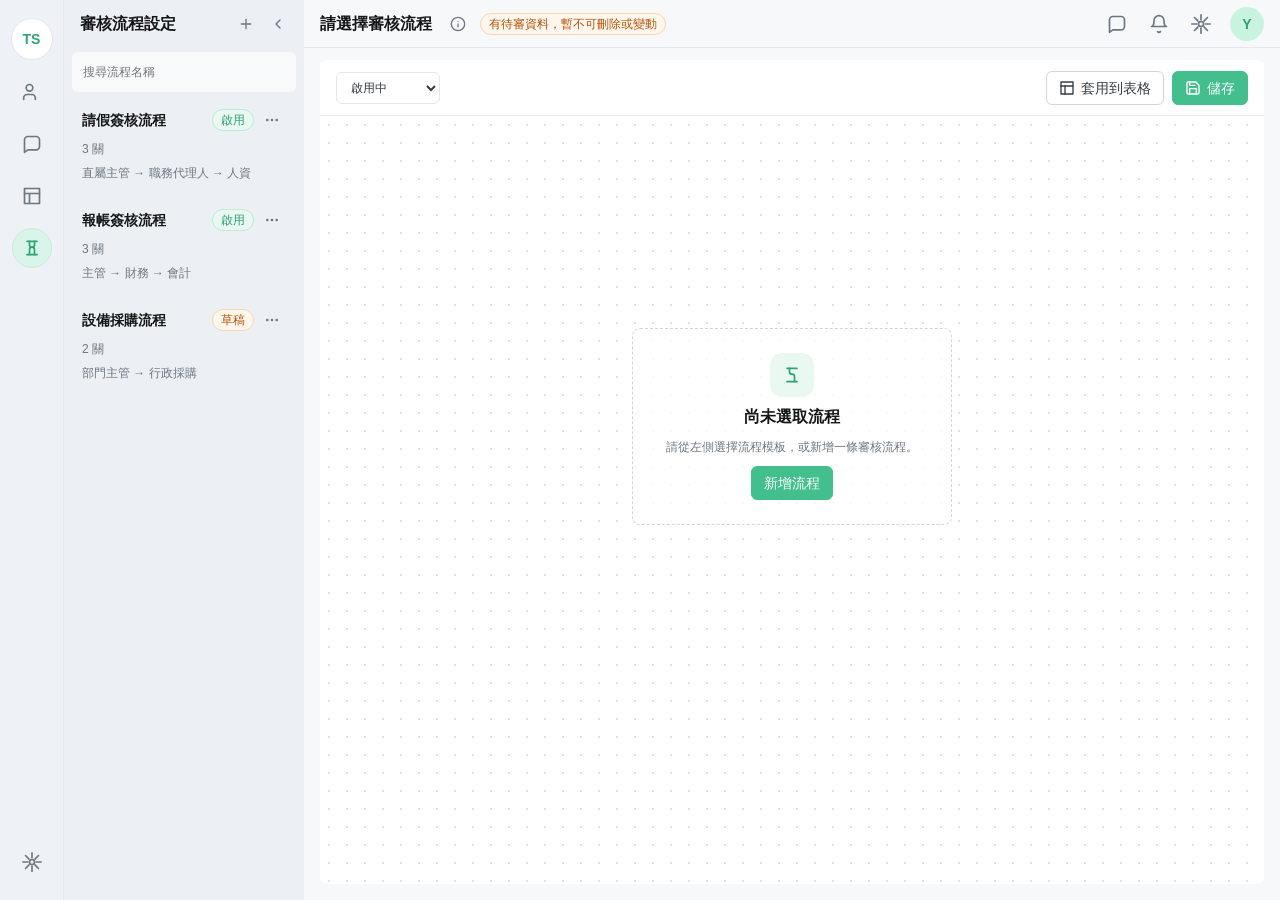
<file: docs/teamsync/approval-delivery/v3/prototype/teamsync-approval-flow-settings.html>
<!doctype html>
<html lang="zh-Hant">
<head>
  <meta charset="utf-8" />
  <meta name="viewport" content="width=device-width, initial-scale=1" />
  <title>TeamSync 審核流程設定</title>
  <style>
    :root {
      --page: #f7f8fa;
      --sunken: #ffffff;
      --rail: #eef1f5;
      --raised: #eceff3;
      --brand: #43bf8e;
      --brand-strong: #2fa376;
      --brand-subtle: #e9f8f1;
      --text-primary: #141718;
      --text-secondary: #363c41;
      --text-tertiary: #6d7782;
      --text-placeholder: #b5bec7;
      --border: #e5e7eb;
      --border-strong: #d1d5db;
      --danger: #ef4444;
      --warning: #f59e0b;
      --blue: #3b7cc4;
      --shadow: 0 8px 24px rgba(20, 23, 24, 0.08);
      --font-h4: 16px;
      --line-h4: 20px;
      --font-body1: 14px;
      --line-body1: 24px;
      --font-body2: 12px;
      --line-body2: 18px;
      --font-caption2: 12px;
      --line-caption2: 16px;
      --font-button: 14px;
      --line-button: 16px;
    }

    * { box-sizing: border-box; }

    body {
      margin: 0;
      min-height: 100vh;
      background: #dfe3e8;
      font-family: Inter, "Noto Sans TC", "PingFang TC", "Microsoft JhengHei", Arial, sans-serif;
      color: var(--text-primary);
    }

    button, input, select { font: inherit; }

    .canvas {
      min-height: 100vh;
      display: grid;
      grid-template-columns: 64px 240px minmax(0, 1fr);
      background: var(--page);
      border: 1px solid var(--border-strong);
    }

    .canvas.sidebar-collapsed {
      grid-template-columns: 64px 1fr;
    }

    .rail {
      background: var(--rail);
      border-right: 1px solid var(--border);
      padding: 18px 10px;
      display: flex;
      flex-direction: column;
      align-items: center;
      gap: 12px;
    }

    .logo {
      width: 42px;
      height: 42px;
      border-radius: 50%;
      display: grid;
      place-items: center;
      background: #fff;
      border: 1px solid var(--border);
      color: var(--brand-strong);
      font-size: var(--font-button);
      line-height: var(--line-button);
      font-weight: 600;
    }

    .nav-icon {
      width: 40px;
      height: 40px;
      border-radius: 20px;
      border: 1px solid transparent;
      color: var(--text-tertiary);
      display: grid;
      place-items: center;
      background: transparent;
    }

    .nav-icon.active {
      background: #d9f4e8;
      color: var(--brand-strong);
      border-color: #c5ecd9;
    }

    svg {
      width: 20px;
      height: 20px;
      stroke: currentColor;
      fill: none;
      stroke-width: 2;
      stroke-linecap: round;
      stroke-linejoin: round;
    }

    .flow-sidebar {
      background: #f3f5f7;
      border-right: 1px solid var(--border);
      display: grid;
      grid-template-rows: 48px 48px 1fr;
      min-height: 100vh;
      min-width: 0;
    }

    .canvas.sidebar-collapsed .flow-sidebar {
      display: none;
    }

    .side-head {
      height: 48px;
      padding: 0 12px 0 16px;
      display: flex;
      align-items: center;
      justify-content: space-between;
      gap: 8px;
    }

    .side-title {
      font-size: var(--font-h4);
      line-height: var(--line-h4);
      font-weight: 600;
      color: var(--text-primary);
    }

    .icon-button {
      width: 28px;
      height: 28px;
      border: 0;
      border-radius: 6px;
      display: grid;
      place-items: center;
      background: transparent;
      color: var(--text-tertiary);
    }

    .icon-button svg { width: 16px; height: 16px; }

    .header-expand {
      width: 20px;
      height: 20px;
      border: 0;
      background: transparent;
      color: var(--text-tertiary);
      display: none;
      place-items: center;
      padding: 0;
      margin-right: 4px;
      border-radius: 4px;
    }

    .canvas.sidebar-collapsed .header-expand {
      display: grid;
    }

    .side-filter {
      padding: 4px 8px;
    }

    .field {
      width: 100%;
      height: 40px;
      border: 1px solid var(--border);
      border-radius: 6px;
      background: #fff;
      color: var(--text-secondary);
      padding: 0 10px;
      font-size: var(--font-body2);
      line-height: var(--line-body2);
      outline: none;
    }

    .template-list {
      padding: 0 8px 16px;
      display: grid;
      align-content: start;
      gap: 8px;
      overflow: auto;
    }

    .template-item {
      min-height: 78px;
      border: 1px solid var(--border);
      border-radius: 6px;
      background: #fff;
      padding: 10px;
      display: grid;
      gap: 6px;
      cursor: default;
      position: relative;
    }

    .template-item.active {
      border-color: var(--brand);
      background: var(--brand-subtle);
    }

    .template-item.locked {
      background: #fff;
    }

    .template-top {
      display: flex;
      align-items: center;
      justify-content: space-between;
      gap: 8px;
    }

    .template-actions {
      display: flex;
      align-items: center;
      gap: 4px;
      flex: 0 0 auto;
    }

    .template-menu {
      position: absolute;
      right: 8px;
      top: 36px;
      width: 132px;
      border: 1px solid var(--border);
      border-radius: 8px;
      background: #fff;
      box-shadow: var(--shadow);
      padding: 6px;
      display: none;
      z-index: 10;
    }

    .template-menu.show { display: grid; }

    .menu-item {
      height: 34px;
      border: 0;
      background: transparent;
      border-radius: 6px;
      color: var(--text-secondary);
      text-align: left;
      padding: 0 10px;
      font-size: var(--font-body1);
      line-height: 20px;
    }

    .menu-item.danger { color: var(--danger); }

    .template-name {
      font-size: var(--font-body1);
      line-height: 20px;
      font-weight: 600;
      color: var(--text-primary);
      overflow: hidden;
      text-overflow: ellipsis;
      white-space: nowrap;
    }

    .template-desc {
      color: var(--text-tertiary);
      font-size: var(--font-body2);
      line-height: var(--line-body2);
    }

    .pill {
      min-height: 22px;
      border: 1px solid var(--border);
      border-radius: 999px;
      padding: 2px 8px;
      color: var(--text-tertiary);
      background: #fff;
      font-size: var(--font-caption2);
      line-height: var(--line-caption2);
      display: inline-flex;
      align-items: center;
      gap: 4px;
      white-space: nowrap;
    }

    .pill.green {
      color: var(--brand-strong);
      background: var(--brand-subtle);
      border-color: #bdebd7;
    }

    .pill.warn {
      color: #b45309;
      background: #fff7ed;
      border-color: #fed7aa;
    }

    .app {
      display: grid;
      grid-template-rows: 48px minmax(0, 1fr);
      min-width: 0;
      min-height: 100vh;
    }

    .topbar {
      height: 48px;
      background: var(--sunken);
      border-bottom: 1px solid var(--border);
      display: flex;
      align-items: center;
      justify-content: space-between;
      padding: 0 16px;
    }

    .crumb {
      display: flex;
      align-items: center;
      gap: 12px;
      min-width: 0;
    }

    .page-title {
      margin: 0;
      font-size: var(--font-h4);
      line-height: var(--line-h4);
      font-weight: 600;
      color: var(--text-primary);
      white-space: nowrap;
    }

    .info-trigger {
      width: 24px;
      height: 24px;
      border: 0;
      background: transparent;
      color: var(--text-tertiary);
      display: grid;
      place-items: center;
      border-radius: 6px;
      position: relative;
    }

    .info-trigger svg {
      width: 16px;
      height: 16px;
    }

    .info-trigger:after {
      content: "已套用位置";
      position: absolute;
      left: 50%;
      top: calc(100% + 10px);
      transform: translateX(-50%);
      min-width: 72px;
      padding: 4px 8px;
      border-radius: 4px;
      background: rgba(61,61,61,0.55);
      color: #fff;
      font-size: var(--font-caption2);
      line-height: var(--line-caption2);
      white-space: nowrap;
      opacity: 0;
      pointer-events: none;
      z-index: 80;
    }

    .info-trigger:before {
      content: "";
      position: absolute;
      left: 50%;
      top: calc(100% + 4px);
      transform: translateX(-50%);
      width: 8px;
      height: 6px;
      clip-path: polygon(50% 0, 0 100%, 100% 100%);
      background: rgba(61,61,61,0.55);
      opacity: 0;
      pointer-events: none;
      z-index: 80;
    }

    .info-trigger:hover:after,
    .info-trigger:hover:before { opacity: 1; }

    .source-note {
      font-size: var(--font-body1);
      line-height: var(--line-body1);
      color: var(--text-tertiary);
      padding-left: 12px;
      border-left: 1px solid var(--border);
    }

    .top-actions {
      display: flex;
      align-items: center;
      gap: 8px;
      color: var(--text-tertiary);
    }

    .top-icon {
      width: 34px;
      height: 34px;
      border: 0;
      background: transparent;
      color: var(--text-tertiary);
      display: grid;
      place-items: center;
      border-radius: 8px;
    }

    .avatar {
      width: 34px;
      height: 34px;
      border-radius: 50%;
      background: #c8f3df;
      display: grid;
      place-items: center;
      color: var(--brand-strong);
      font-size: var(--font-body1);
      font-weight: 700;
      margin-left: 4px;
    }

    .workspace {
      padding: 16px;
      display: grid;
      grid-template-columns: minmax(0, 1fr);
      gap: 12px;
      min-width: 0;
      min-height: 0;
    }

    .panel {
      background: var(--sunken);
      border: 1px solid var(--border);
      border-radius: 8px;
      overflow: hidden;
      min-width: 0;
    }

    .builder {
      display: grid;
      grid-template-rows: auto minmax(0, 1fr);
      min-height: calc(100vh - 80px);
    }

    .builder-head {
      min-height: 56px;
      padding: 10px 14px;
      border-bottom: 1px solid var(--border);
      display: flex;
      align-items: center;
      justify-content: space-between;
      gap: 12px;
      background: #fff;
    }

    .flow-meta {
      display: flex;
      align-items: center;
      gap: 8px;
      min-width: 0;
      flex-wrap: wrap;
    }

    .flow-name-input {
      width: 210px;
      height: 32px;
      border: 1px solid transparent;
      border-radius: 6px;
      background: transparent;
      color: var(--text-primary);
      font-size: var(--font-body1);
      line-height: 20px;
      font-weight: 600;
      padding: 0 8px;
    }

    .flow-name-input:focus {
      border-color: var(--brand);
      background: #fff;
      outline: none;
    }

    .button {
      height: 34px;
      border-radius: 6px;
      border: 1px solid var(--border-strong);
      background: #fff;
      color: var(--text-secondary);
      padding: 0 12px;
      display: inline-flex;
      align-items: center;
      gap: 6px;
      font-size: var(--font-button);
      line-height: var(--line-button);
      font-weight: 400;
      white-space: nowrap;
    }

    .button.brand {
      background: var(--brand);
      border-color: var(--brand);
      color: #fff;
    }

    .button.danger {
      border-color: #fecaca;
      color: var(--danger);
    }

    .button:disabled {
      opacity: 0.45;
      cursor: not-allowed;
    }

    .button svg { width: 16px; height: 16px; }

    .flow-canvas {
      position: relative;
      padding: 30px 24px;
      overflow: auto;
      background-image: radial-gradient(#dce3e8 1px, transparent 1px);
      background-size: 18px 18px;
    }

    .empty {
      min-height: 560px;
      display: grid;
      place-items: center;
      color: var(--text-tertiary);
      text-align: center;
    }

    .empty-card {
      width: 320px;
      border: 1px dashed var(--border-strong);
      border-radius: 8px;
      background: rgba(255,255,255,0.78);
      padding: 24px;
      display: grid;
      gap: 10px;
      justify-items: center;
    }

    .empty-icon {
      width: 44px;
      height: 44px;
      border-radius: 12px;
      display: grid;
      place-items: center;
      color: var(--brand-strong);
      background: var(--brand-subtle);
    }

    .flow-board {
      display: none;
      min-width: 1040px;
      align-items: center;
      gap: 14px;
      padding: 0 24px;
    }

    .flow-board.show {
      display: flex;
    }

    .node {
      width: 236px;
      border: 1px solid var(--border);
      border-radius: 8px;
      background: #fff;
      box-shadow: var(--shadow);
      overflow: hidden;
      flex: 0 0 auto;
    }

    .node.fixed {
      width: 168px;
      min-height: 112px;
      display: grid;
      align-content: center;
      justify-items: center;
      gap: 8px;
      padding: 16px;
      text-align: center;
      color: var(--text-secondary);
    }

    .node.active {
      border-color: var(--brand);
      box-shadow: 0 10px 28px rgba(67, 191, 142, 0.16);
    }

    .node-icon {
      width: 36px;
      height: 36px;
      border-radius: 10px;
      background: var(--brand-subtle);
      color: var(--brand-strong);
      display: grid;
      place-items: center;
    }

    .node-head {
      min-height: 42px;
      padding: 8px 10px;
      display: flex;
      align-items: center;
      justify-content: space-between;
      border-bottom: 1px solid var(--border);
      gap: 8px;
    }

    .node-title-wrap {
      display: flex;
      align-items: center;
      gap: 7px;
      min-width: 0;
      flex: 1;
    }

    .drag-handle {
      width: 16px;
      height: 28px;
      color: var(--text-placeholder);
      display: grid;
      place-items: center;
      flex: 0 0 auto;
      cursor: grab;
    }

    .drag-handle svg {
      width: 14px;
      height: 14px;
    }

    .stage-number {
      min-width: 20px;
      height: 20px;
      padding: 0 6px;
      border-radius: 999px;
      display: inline-grid;
      place-items: center;
      background: var(--brand);
      color: #fff;
      font-size: var(--font-caption2);
      line-height: var(--line-caption2);
      font-weight: 500;
      flex: 0 0 auto;
    }

    .node-title {
      min-width: 0;
      color: var(--text-primary);
      font-size: var(--font-body1);
      line-height: 20px;
      font-weight: 600;
    }

    .node-actions {
      display: flex;
      gap: 2px;
      color: var(--text-tertiary);
    }

    .node-body {
      padding: 10px;
      display: grid;
      gap: 10px;
    }

    .mini-label {
      color: var(--text-tertiary);
      font-size: var(--font-caption2);
      line-height: var(--line-caption2);
      margin-bottom: 4px;
    }

    .approver-list {
      display: flex;
      flex-wrap: wrap;
      gap: 6px;
    }

    .approver {
      height: 24px;
      border: 1px solid var(--border);
      border-radius: 999px;
      padding: 2px 8px;
      display: inline-flex;
      align-items: center;
      gap: 4px;
      background: #fff;
      color: var(--text-secondary);
      font-size: var(--font-caption2);
      line-height: var(--line-caption2);
    }

    .approver-remove {
      width: 14px;
      height: 14px;
      border: 0;
      border-radius: 999px;
      padding: 0;
      display: grid;
      place-items: center;
      background: transparent;
      color: var(--text-placeholder);
    }

    .approver-remove:hover {
      color: var(--danger);
      background: #fff0f0;
    }

    .approver-remove svg {
      width: 10px;
      height: 10px;
    }

    .add-chip {
      color: var(--brand-strong);
      border-color: #bdebd7;
      background: var(--brand-subtle);
    }

    .segmented {
      display: flex;
      gap: 6px;
      background: transparent;
    }

    .segmented button {
      height: 30px;
      border: 1px solid var(--border);
      border-radius: 999px;
      background: #fff;
      color: var(--text-tertiary);
      font-size: var(--font-caption2);
      line-height: var(--line-caption2);
      padding: 0 12px;
      min-width: 88px;
    }

    .segmented button.active {
      background: var(--brand-subtle);
      color: var(--brand-strong);
      font-weight: 500;
      border-color: #bdebd7;
    }

    .fallback-block {
      display: grid;
      gap: 6px;
    }

    .fallback-hint {
      color: var(--text-tertiary);
      font-size: var(--font-caption2);
      line-height: var(--line-caption2);
    }

    .fallback-hint.warning {
      color: #9a5b00;
    }

    .fallback-target-chip {
      cursor: pointer;
    }

    .fallback-target-chip.is-empty {
      border-style: dashed;
      color: var(--text-tertiary);
      background: var(--surface);
    }

    .fallback-target-chip:hover {
      border-color: #bdebd7;
      background: var(--brand-subtle);
      color: var(--brand-strong);
    }

    .fallback-target-chip svg {
      width: 12px;
      height: 12px;
      color: var(--text-tertiary);
    }

    .picker-group {
      display: grid;
      gap: 4px;
    }

    .picker-group + .picker-group {
      margin-top: 2px;
      padding-top: 8px;
      border-top: 1px solid var(--border);
    }

    .picker-group-title {
      color: var(--text-tertiary);
      font-size: var(--font-caption2);
      line-height: var(--line-caption2);
      font-weight: 500;
      padding: 0 2px;
    }

    .picker-option {
      min-height: 38px;
      padding: 6px 8px;
      border: 0;
      border-radius: 6px;
      background: #fff;
      color: var(--text-secondary);
      display: grid;
      gap: 1px;
      text-align: left;
      font-size: var(--font-caption2);
      line-height: var(--line-caption2);
    }

    .picker-option:hover { background: var(--brand-subtle); }

    .picker-option strong {
      color: var(--text-primary);
      font-weight: 500;
    }

    .connector {
      width: 42px;
      height: 2px;
      background: var(--brand);
      flex: 0 0 42px;
      position: relative;
    }

    .connector:after {
      content: "";
      position: absolute;
      right: -1px;
      top: -4px;
      border-left: 8px solid var(--brand);
      border-top: 5px solid transparent;
      border-bottom: 5px solid transparent;
    }

    .add-stage {
      width: 44px;
      height: 44px;
      border: 1px dashed var(--brand);
      border-radius: 50%;
      display: grid;
      place-items: center;
      color: var(--brand-strong);
      background: #fff;
      flex: 0 0 auto;
      font-size: 20px;
    }

    .add-stage.active {
      background: var(--brand);
      color: #fff;
      border-color: var(--brand);
      box-shadow: 0 0 0 4px rgba(67, 191, 142, 0.14);
    }

    .drawer {
      position: fixed;
      right: 16px;
      top: 60px;
      width: 280px;
      max-height: calc(100vh - 84px);
      display: none;
      grid-template-rows: auto 1fr auto;
      min-height: 0;
      z-index: 30;
      box-shadow: var(--shadow);
    }

    .drawer.show {
      display: grid;
    }

    .drawer-head {
      min-height: 56px;
      padding: 12px 14px;
      border-bottom: 1px solid var(--border);
      display: flex;
      align-items: flex-start;
      justify-content: space-between;
      gap: 10px;
      background: #fff;
    }

    .drawer-title {
      font-size: var(--font-body1);
      line-height: 20px;
      font-weight: 600;
      color: var(--text-primary);
    }

    .drawer-body {
      padding: 12px;
      display: grid;
      gap: 12px;
      align-content: start;
      overflow: auto;
    }

    .info-card {
      border: 1px solid var(--border);
      border-radius: 8px;
      background: #fff;
      overflow: hidden;
    }

    .info-head {
      min-height: 40px;
      padding: 10px 12px;
      border-bottom: 1px solid var(--border);
      display: flex;
      align-items: center;
      justify-content: space-between;
      gap: 8px;
      font-size: var(--font-body1);
      line-height: 20px;
      font-weight: 600;
    }

    .info-body {
      padding: 10px 12px;
      display: grid;
      gap: 8px;
    }

    .apply-row {
      display: grid;
      grid-template-columns: 1fr auto;
      gap: 8px;
      align-items: center;
      color: var(--text-secondary);
      font-size: var(--font-body2);
      line-height: var(--line-body2);
    }

    .muted {
      color: var(--text-tertiary);
      font-size: var(--font-body2);
      line-height: var(--line-body2);
    }

    .warning-box {
      border: 1px solid #fed7aa;
      border-radius: 8px;
      background: #fff7ed;
      color: #9a3412;
      padding: 10px 12px;
      display: grid;
      gap: 4px;
      font-size: var(--font-body2);
      line-height: var(--line-body2);
    }

    .drawer-footer {
      border-top: 1px solid var(--border);
      padding: 12px;
      display: flex;
      justify-content: space-between;
      gap: 8px;
      background: #fff;
    }

    .inline-apply {
      border-top: 1px solid var(--border);
      padding-top: 10px;
      display: grid;
      gap: 8px;
    }

    .inline-apply-form {
      display: none;
      gap: 8px;
    }

    .inline-apply.open .inline-apply-form {
      display: grid;
    }

    .modal-backdrop {
      position: fixed;
      inset: 0;
      background: rgba(20, 23, 24, 0.42);
      display: none;
      place-items: center;
      z-index: 50;
      padding: 24px;
    }

    .modal-backdrop.show { display: grid; }

    .modal {
      width: 460px;
      max-width: 100%;
      border-radius: 8px;
      background: #fff;
      border: 1px solid var(--border);
      box-shadow: var(--shadow);
      overflow: hidden;
    }

    .modal-head,
    .modal-footer {
      min-height: 56px;
      padding: 14px 18px;
      display: flex;
      align-items: center;
      justify-content: space-between;
      gap: 12px;
      border-bottom: 1px solid var(--border);
    }

    .modal-title {
      font-size: var(--font-h4);
      line-height: var(--line-h4);
      font-weight: 600;
    }

    .modal-body {
      padding: 18px;
      display: grid;
      gap: 12px;
      font-size: var(--font-body1);
      line-height: var(--line-body1);
    }

    .modal-footer {
      border-top: 1px solid var(--border);
      border-bottom: 0;
      justify-content: flex-end;
    }

    .modal .field {
      height: 36px;
      font-size: var(--font-body1);
      line-height: var(--line-body1);
    }

    .popover {
      position: fixed;
      width: 240px;
      max-height: min(420px, calc(100vh - 32px));
      border: 1px solid var(--border);
      border-radius: 8px;
      background: #fff;
      box-shadow: var(--shadow);
      padding: 10px;
      display: none;
      gap: 8px;
      grid-template-rows: auto minmax(0, 1fr);
      z-index: 60;
    }

    .popover.show { display: grid; }

    .candidate-list {
      display: grid;
      gap: 6px;
      min-height: 0;
      overflow-y: auto;
      overscroll-behavior: contain;
      padding-right: 2px;
    }

    .candidate {
      height: 30px;
      border: 1px solid var(--border);
      border-radius: 6px;
      background: #fff;
      text-align: left;
      color: var(--text-secondary);
      padding: 0 8px;
      font-size: var(--font-body2);
    }

    .toast {
      position: fixed;
      left: 50%;
      bottom: 24px;
      transform: translateX(-50%);
      padding: 4px 10px;
      border-radius: 8px;
      background: #effaf5;
      border: 1px solid #b3e7c9;
      color: var(--text-secondary);
      font-size: var(--font-body2);
      line-height: var(--line-body2);
      box-shadow: 0 4px 12px rgba(0,0,0,0.08);
      opacity: 0;
      pointer-events: none;
      transition: opacity .18s ease;
      z-index: 70;
      display: flex;
      align-items: center;
      gap: 8px;
    }

    .toast.show { opacity: 1; }

    .toast-icon {
      width: 24px;
      height: 24px;
      border-radius: 999px;
      background: #fff;
      box-shadow: 0 1px 2px rgba(0,0,0,0.08);
      color: var(--brand-strong);
      display: grid;
      place-items: center;
      flex: 0 0 auto;
    }

    .toast-icon svg {
      width: 16px;
      height: 16px;
    }

    @media (max-width: 1180px) {
      .canvas { grid-template-columns: 64px 220px minmax(0, 1fr); }
      .workspace { grid-template-columns: 1fr; }
      .drawer { min-height: auto; }
    }

    @media (max-width: 760px) {
      .canvas { grid-template-columns: 1fr; }
      .rail, .flow-sidebar { display: none; }
      .source-note { display: none; }
      .workspace { padding: 12px; }
    }
    /* V3 borderless surface system */
    body { background: var(--page); }

    .canvas {
      border: 0;
      background: var(--page);
    }

    .topbar {
      background: transparent;
      border-bottom: 0.7px solid var(--border);
    }

    .flow-sidebar {
      margin: 0;
      min-height: 100vh;
      background: var(--raised);
      border-right: 0;
      border-radius: 0;
      overflow: hidden;
    }

    .side-filter { padding: 4px 8px 8px; }

    .side-filter .field {
      background: rgba(255, 255, 255, 0.72);
      border-color: transparent;
    }

    .template-list { gap: 4px; }

    .template-item {
      border: 0;
      background: transparent;
      border-radius: 6px;
      transition: background 120ms ease, box-shadow 120ms ease;
    }

    .template-item:hover { background: rgba(255, 255, 255, 0.58); }

    .template-item.active {
      border: 0;
      background: var(--brand-subtle);
      box-shadow: none;
    }

    .template-item.locked { background: transparent; }

    .workspace { padding: 12px 16px 16px; }

    .panel {
      border: 0;
      box-shadow: none;
    }

    .builder-head { padding: 10px 16px; }

    .drawer {
      border: 0;
      box-shadow: none;
      background: var(--sunken);
    }

    .drawer-body {
      background: var(--sunken);
      padding: 0 16px 16px;
    }

    .info-card {
      border: 0;
      border-radius: 6px;
      background: var(--page);
    }

    @media (max-width: 1080px) {
      .flow-sidebar {
        margin: 0;
        min-height: 100vh;
        border-radius: 0;
      }
    }
  </style>
</head>
<body>
  <div class="canvas" id="canvasRoot">
    <aside class="rail">
      <div class="logo">TS</div>
      <button class="nav-icon" aria-label="成員"><svg viewBox="0 0 24 24"><path d="M16 21v-2a4 4 0 0 0-4-4H6a4 4 0 0 0-4 4v2"/><circle cx="9" cy="7" r="4"/></svg></button>
      <button class="nav-icon" aria-label="聊天"><svg viewBox="0 0 24 24"><path d="M21 15a4 4 0 0 1-4 4H7l-4 3V7a4 4 0 0 1 4-4h10a4 4 0 0 1 4 4z"/></svg></button>
      <button class="nav-icon" aria-label="表格"><svg viewBox="0 0 24 24"><path d="M3 3h18v18H3z"/><path d="M3 9h18"/><path d="M9 21V9"/></svg></button>
      <button class="nav-icon active" aria-label="審核流程"><svg viewBox="0 0 24 24"><path d="M6 4h12"/><path d="M6 20h12"/><path d="M9 4v4a3 3 0 0 0 3 3h0a3 3 0 0 1 3 3v6"/><path d="M15 4v4a3 3 0 0 1-3 3h0a3 3 0 0 0-3 3v6"/></svg></button>
      <button class="nav-icon" aria-label="設定" style="margin-top:auto"><svg viewBox="0 0 24 24"><circle cx="12" cy="12" r="3"/><path d="M12 1v6"/><path d="M12 17v6"/><path d="m4.22 4.22 4.24 4.24"/><path d="m15.54 15.54 4.24 4.24"/><path d="M1 12h6"/><path d="M17 12h6"/><path d="m4.22 19.78 4.24-4.24"/><path d="m15.54 8.46 4.24-4.24"/></svg></button>
    </aside>

    <aside class="flow-sidebar">
      <div class="side-head">
        <div class="side-title">審核流程設定</div>
        <div style="display:flex; gap:4px;">
          <button class="icon-button" aria-label="新增流程"><svg viewBox="0 0 24 24"><path d="M12 5v14"/><path d="M5 12h14"/></svg></button>
          <button class="icon-button" aria-label="收合"><svg viewBox="0 0 24 24"><path d="m15 18-6-6 6-6"/></svg></button>
        </div>
      </div>
      <div class="side-filter">
        <input class="field" placeholder="搜尋流程名稱" />
      </div>
      <div class="template-list">
        <div class="template-item" data-flow="leave">
          <div class="template-top">
            <div class="template-name">請假簽核流程</div>
            <div class="template-actions">
              <span class="pill green">啟用</span>
              <button class="icon-button template-more" aria-label="更多動作"><svg viewBox="0 0 24 24"><circle cx="12" cy="12" r="1"/><circle cx="19" cy="12" r="1"/><circle cx="5" cy="12" r="1"/></svg></button>
            </div>
          </div>
          <div class="template-desc">3 關</div>
          <div class="template-desc">直屬主管 → 職務代理人 → 人資</div>
          <div class="template-menu">
            <button class="menu-item">複製流程</button>
            <button class="menu-item danger">刪除流程</button>
          </div>
        </div>
        <div class="template-item" data-flow="expense">
          <div class="template-top">
            <div class="template-name">報帳簽核流程</div>
            <div class="template-actions">
              <span class="pill green">啟用</span>
              <button class="icon-button template-more" aria-label="更多動作"><svg viewBox="0 0 24 24"><circle cx="12" cy="12" r="1"/><circle cx="19" cy="12" r="1"/><circle cx="5" cy="12" r="1"/></svg></button>
            </div>
          </div>
          <div class="template-desc">3 關</div>
          <div class="template-desc">主管 → 財務 → 會計</div>
          <div class="template-menu">
            <button class="menu-item">複製流程</button>
            <button class="menu-item danger">刪除流程</button>
          </div>
        </div>
        <div class="template-item" data-flow="purchase">
          <div class="template-top">
            <div class="template-name">設備採購流程</div>
            <div class="template-actions">
              <span class="pill warn">草稿</span>
              <button class="icon-button template-more" aria-label="更多動作"><svg viewBox="0 0 24 24"><circle cx="12" cy="12" r="1"/><circle cx="19" cy="12" r="1"/><circle cx="5" cy="12" r="1"/></svg></button>
            </div>
          </div>
          <div class="template-desc">2 關</div>
          <div class="template-desc">部門主管 → 行政採購</div>
          <div class="template-menu">
            <button class="menu-item">複製流程</button>
            <button class="menu-item danger">刪除流程</button>
          </div>
        </div>
      </div>
    </aside>

    <main class="app">
      <header class="topbar">
        <div class="crumb">
          <button class="header-expand" id="expandSidebar" aria-label="展開流程列表"><svg viewBox="0 0 24 24"><path d="m9 18 6-6-6-6"/></svg></button>
          <h1 class="page-title" id="pageTitle">請選擇審核流程</h1>
          <button class="info-trigger" id="appliedToggle" aria-label="查看套用位置" hidden><svg viewBox="0 0 24 24"><circle cx="12" cy="12" r="10"/><path d="M12 16v-4"/><path d="M12 8h.01"/></svg></button>
          <span class="pill warn" id="topLockPill" hidden>有待審資料，暫不可刪除或變動</span>
        </div>
        <div class="top-actions">
          <button class="top-icon" aria-label="訊息"><svg viewBox="0 0 24 24"><path d="M21 15a4 4 0 0 1-4 4H7l-4 3V7a4 4 0 0 1 4-4h10a4 4 0 0 1 4 4z"/></svg></button>
          <button class="top-icon" aria-label="通知"><svg viewBox="0 0 24 24"><path d="M18 8a6 6 0 1 0-12 0c0 7-3 7-3 7h18s-3 0-3-7"/><path d="M13.73 21a2 2 0 0 1-3.46 0"/></svg></button>
          <button class="top-icon" aria-label="設定"><svg viewBox="0 0 24 24"><circle cx="12" cy="12" r="3"/><path d="M12 1v6"/><path d="M12 17v6"/><path d="m4.22 4.22 4.24 4.24"/><path d="m15.54 15.54 4.24 4.24"/><path d="M1 12h6"/><path d="M17 12h6"/><path d="m4.22 19.78 4.24-4.24"/><path d="m15.54 8.46 4.24-4.24"/></svg></button>
          <div class="avatar">Y</div>
        </div>
      </header>

      <section class="workspace">
        <section class="panel builder">
          <div class="builder-head" id="builderHead" hidden>
            <div class="flow-meta">
              <select class="field" id="statusSelect" style="width:104px;height:32px;">
                <option>啟用中</option>
                <option>草稿</option>
                <option>停用</option>
              </select>
            </div>
            <div style="display:flex; gap:8px;">
              <button class="button" id="applyFlow"><svg viewBox="0 0 24 24"><path d="M3 3h18v18H3z"/><path d="M3 9h18"/><path d="M9 21V9"/></svg>套用到表格</button>
              <button class="button brand" id="saveFlow"><svg viewBox="0 0 24 24"><path d="M19 21H5a2 2 0 0 1-2-2V5a2 2 0 0 1 2-2h11l5 5v11a2 2 0 0 1-2 2z"/><path d="M17 21v-8H7v8"/><path d="M7 3v5h8"/></svg>儲存</button>
            </div>
          </div>

          <div class="flow-canvas">
            <div class="empty" id="emptyState">
              <div class="empty-card">
                <div class="empty-icon"><svg viewBox="0 0 24 24"><path d="M6 4h12"/><path d="M6 20h12"/><path d="M9 4v4a3 3 0 0 0 3 3h0a3 3 0 0 1 3 3v6"/></svg></div>
                <div style="font-weight:600;color:var(--text-primary);">尚未選取流程</div>
                <div class="muted">請從左側選擇流程模板，或新增一條審核流程。</div>
                <button class="button brand" id="emptyCreate">新增流程</button>
              </div>
            </div>

            <div class="flow-board" id="flowBoard"></div>
          </div>
        </section>

        <aside class="panel drawer" id="appliedDrawer">
          <div class="drawer-head">
            <div>
              <div class="drawer-title">已套用位置</div>
              <div class="muted">此流程目前套用到的聊天室與表格。</div>
            </div>
            <button class="icon-button" id="closeApplied" aria-label="關閉"><svg viewBox="0 0 24 24"><path d="M18 6 6 18"/><path d="m6 6 12 12"/></svg></button>
          </div>
          <div class="drawer-body">
            <div class="info-card">
              <div class="info-head">已套用位置</div>
              <div class="info-body" id="appliedList">
                <div class="muted">選取流程後會顯示套用位置。</div>
              </div>
            </div>

            <div class="warning-box" id="guardBox" hidden>
              <span>此流程目前仍有待審資料執行中，暫時不可刪除流程或調整既有關卡。可先複製流程建立新版。</span>
            </div>
            <div class="inline-apply" id="inlineApply">
              <button class="button" id="toggleInlineApply"><svg viewBox="0 0 24 24"><path d="M12 5v14"/><path d="M5 12h14"/></svg>套用到新表格</button>
              <div class="inline-apply-form">
                <label class="muted">聊天室</label>
                <select class="field" id="inlineRoomSelect">
                  <option>人資請假聊天室</option>
                  <option>財務報帳聊天室</option>
                  <option>行政採購聊天室</option>
                </select>
                <label class="muted">聊天室內表格</label>
                <select class="field" id="inlineTableSelect">
                  <option>員工請假紀錄</option>
                  <option>報帳紀錄表格</option>
                  <option>採購申請表格</option>
                </select>
                <button class="button brand" id="confirmInlineApply">確認套用</button>
              </div>
            </div>
          </div>
        </aside>
      </section>
    </main>
  </div>

  <div class="modal-backdrop" id="applyModal">
    <div class="modal">
      <div class="modal-head">
        <div class="modal-title">套用到表格</div>
        <button class="icon-button" id="closeApplyModal" aria-label="關閉"><svg viewBox="0 0 24 24"><path d="M18 6 6 18"/><path d="m6 6 12 12"/></svg></button>
      </div>
      <div class="modal-body">
        <label class="muted">聊天室</label>
        <select class="field" id="roomSelect">
          <option>人資請假聊天室</option>
          <option>財務報帳聊天室</option>
          <option>行政採購聊天室</option>
        </select>
        <label class="muted">聊天室內表格</label>
        <select class="field" id="tableSelect">
          <option>員工請假紀錄</option>
          <option>報帳紀錄表格</option>
          <option>採購申請表格</option>
        </select>
      </div>
      <div class="modal-footer">
        <button class="button" id="cancelApply">取消</button>
        <button class="button brand" id="confirmApply">確認套用</button>
      </div>
    </div>
  </div>

  <div class="popover" id="approverPopover">
    <input class="field" id="approverSearch" placeholder="搜尋姓名或群組" />
    <div class="candidate-list" id="approverCandidateList"></div>
  </div>

  <div class="popover" id="fallbackPopover">
    <input class="field" id="fallbackSearch" placeholder="搜尋人員或群組標籤" />
    <div class="candidate-list" id="fallbackCandidateList"></div>
  </div>

  <div class="toast" id="toast">
    <span class="toast-icon"><svg viewBox="0 0 24 24"><path d="m5 12 4 4L19 6"/></svg></span>
    <span id="toastText">已更新</span>
  </div>

  <script>
    const flowData = {
      leave: {
        title: "請假簽核流程",
        status: "啟用中",
        locked: false,
        applied: [
          ["人資請假聊天室", "員工請假紀錄"],
          ["內部基本功能聊天室", "請假申請表"]
        ],
        nodes: [
          {
            name: "直屬主管審核",
            approvers: ["申請人的直屬主管"],
            dynamic: true,
            condition: "單人核可",
            fallback: "不可送出，提醒補齊對應人"
          },
          {
            name: "職務代理人確認",
            approvers: ["申請人的職務代理人", "王小明"],
            dynamic: true,
            condition: "任一人核可",
            fallback: "改送備援審核者",
            fallbackTarget: ""
          },
          {
            name: "人資複核",
            approvers: ["人資群組", "林佳儀"],
            dynamic: false,
            condition: "任一人核可",
            fallback: ""
          }
        ]
      },
      expense: {
        title: "報帳簽核流程",
        status: "啟用中",
        locked: false,
        applied: [
          ["財務報帳聊天室", "報帳紀錄表格"],
          ["外部訓練費用聊天室", "訓練費用申請"]
        ],
        nodes: [
          {
            name: "主管審核",
            approvers: ["申請人的直屬主管"],
            dynamic: true,
            condition: "單人核可",
            fallback: "不可送出，提醒補齊對應人"
          },
          {
            name: "財務審核",
            approvers: ["財務群組"],
            dynamic: false,
            condition: "任一人核可",
            fallback: ""
          },
          {
            name: "會計入帳",
            approvers: ["會計"],
            dynamic: false,
            condition: "單人核可",
            fallback: ""
          }
        ]
      },
      purchase: {
        title: "設備採購流程",
        status: "草稿",
        locked: false,
        applied: [],
        nodes: [
          {
            name: "部門主管審核",
            approvers: ["申請人的部門主管"],
            dynamic: true,
            condition: "單人核可",
            fallback: "不可送出，提醒補齊對應人"
          },
          {
            name: "行政採購確認",
            approvers: ["行政採購群組"],
            dynamic: false,
            condition: "任一人核可",
            fallback: ""
          }
        ]
      }
    };

    const builderHead = document.querySelector("#builderHead");
    const emptyState = document.querySelector("#emptyState");
    const flowBoard = document.querySelector("#flowBoard");
    const statusSelect = document.querySelector("#statusSelect");
    const guardBox = document.querySelector("#guardBox");
    const saveFlow = document.querySelector("#saveFlow");
    const appliedList = document.querySelector("#appliedList");
    const pageTitle = document.querySelector("#pageTitle");
    const topLockPill = document.querySelector("#topLockPill");
    const appliedToggle = document.querySelector("#appliedToggle");
    const appliedDrawer = document.querySelector("#appliedDrawer");
    const applyModal = document.querySelector("#applyModal");
    const approverPopover = document.querySelector("#approverPopover");
    const approverSearch = document.querySelector("#approverSearch");
    const approverCandidateList = document.querySelector("#approverCandidateList");
    const fallbackPopover = document.querySelector("#fallbackPopover");
    const fallbackSearch = document.querySelector("#fallbackSearch");
    const fallbackCandidateList = document.querySelector("#fallbackCandidateList");
    const toast = document.querySelector("#toast");
    const toastText = document.querySelector("#toastText");
    const canvasRoot = document.querySelector("#canvasRoot");
    const templateList = document.querySelector(".template-list");
    let currentFlowKey = null;
    let activeApproverList = null;
    let activeApproverIndex = null;
    let activeFallbackIndex = null;
    let pendingFocusIndex = null;
    let isUnsavedNewFlow = false;

    function iconButton(label, action, path, locked = false) {
      return `<button class="icon-button" data-action="${action}" aria-label="${label}" ${locked ? "disabled" : ""}><svg viewBox="0 0 24 24">${path}</svg></button>`;
    }

    function showToast(message) {
      toastText.textContent = message;
      toast.classList.add("show");
      window.clearTimeout(showToast.timer);
      showToast.timer = window.setTimeout(() => toast.classList.remove("show"), 1400);
    }

    const approverCandidates = [
      { name: "申請人的直屬主管", detail: "帳號關係帶入，可對應多位主管", group: "申請人對應角色" },
      { name: "申請人的職務代理人", detail: "帳號關係帶入", group: "申請人對應角色" },
      { name: "申請人的次要職務代理人", detail: "帳號關係帶入", group: "申請人對應角色" },
      { name: "王小明", detail: "產品營運部", group: "個人帳號" },
      { name: "林小美", detail: "AI 預算管理", group: "個人帳號" },
      { name: "陳小美", detail: "人事部", group: "個人帳號" },
      { name: "人資群組", detail: "群組標籤", group: "群組標籤" },
      { name: "財務群組", detail: "群組標籤", group: "群組標籤" },
      { name: "行政採購群組", detail: "群組標籤", group: "群組標籤" }
    ];

    const dynamicApproverNames = new Set([
      "申請人的直屬主管",
      "申請人的職務代理人",
      "申請人的次要職務代理人",
      "申請人的部門主管"
    ]);

    function renderPickerGroups(container, candidates, dataAttribute) {
      const groups = [...new Set(candidates.map(candidate => candidate.group))];
      container.innerHTML = groups.map(group => {
        const items = candidates.filter(candidate => candidate.group === group);
        return `
          <div class="picker-group">
            <div class="picker-group-title">${group}</div>
            ${items.map(candidate => `
              <button class="picker-option" type="button" ${dataAttribute}="${candidate.name}">
                <strong>${candidate.name}</strong>
                <span class="muted">${candidate.detail}</span>
              </button>
            `).join("")}
          </div>
        `;
      }).join("") || '<div class="muted">查無符合項目</div>';
    }

    function renderApproverCandidates() {
      const keyword = approverSearch.value.trim().toLowerCase();
      const roleCandidates = approverCandidates.filter(candidate => candidate.group === "申請人對應角色");
      const searchMatches = keyword
        ? approverCandidates.filter(candidate => candidate.group !== "申請人對應角色" && `${candidate.name} ${candidate.detail} ${candidate.group}`.toLowerCase().includes(keyword))
        : [];
      const maxSearchResults = 20;
      renderPickerGroups(approverCandidateList, [...roleCandidates, ...searchMatches.slice(0, maxSearchResults)], "data-approver-name");
      if (!keyword) {
        approverCandidateList.insertAdjacentHTML("beforeend", '<div class="fallback-hint">搜尋個人帳號或群組標籤</div>');
      } else if (searchMatches.length > maxSearchResults) {
        approverCandidateList.insertAdjacentHTML("beforeend", `<div class="fallback-hint">顯示前 ${maxSearchResults} 筆，共 ${searchMatches.length} 筆結果</div>`);
      }
    }

    function syncNodeDynamicState(node) {
      node.dynamic = node.approvers.some(name => dynamicApproverNames.has(name));
      if (!node.dynamic) {
        node.fallback = "";
        node.fallbackTarget = "";
      }
    }

    function cleanupUnsavedFlow(nextKey = null) {
      if (isUnsavedNewFlow && currentFlowKey === "blank" && nextKey !== "blank") {
        delete flowData.blank;
        templateList.querySelector('[data-flow="blank"]')?.remove();
        isUnsavedNewFlow = false;
      }
    }

    function ensureBlankTemplateItem() {
      let blank = templateList.querySelector('[data-flow="blank"]');
      if (blank) return blank;
      blank = document.createElement("div");
      blank.className = "template-item";
      blank.dataset.flow = "blank";
      blank.innerHTML = `
        <div class="template-top">
          <div class="template-name">空白審核流程</div>
          <div class="template-actions">
            <span class="pill warn">編輯中</span>
            <button class="icon-button template-more" aria-label="更多動作"><svg viewBox="0 0 24 24"><circle cx="12" cy="12" r="1"/><circle cx="19" cy="12" r="1"/><circle cx="5" cy="12" r="1"/></svg></button>
          </div>
        </div>
        <div class="template-desc">1 關</div>
        <div class="template-desc">空白審核關卡 1</div>
        <div class="template-menu">
          <button class="menu-item">複製流程</button>
          <button class="menu-item danger">刪除流程</button>
        </div>
      `;
      templateList.prepend(blank);
      bindTemplateItem(blank);
      return blank;
    }

    function bindTemplateMenu(item) {
      const more = item.querySelector(".template-more");
      const menuItems = item.querySelectorAll(".menu-item");
      more?.addEventListener("click", event => {
        event.stopPropagation();
        const menu = item.querySelector(".template-menu");
        document.querySelectorAll(".template-menu").forEach(other => {
          if (other !== menu) other.classList.remove("show");
        });
        menu.classList.toggle("show");
      });
      menuItems.forEach(btn => {
        btn.addEventListener("click", event => {
          event.stopPropagation();
          document.querySelectorAll(".template-menu").forEach(menu => menu.classList.remove("show"));
          showToast(btn.classList.contains("danger") ? "此動作用於示意刪除流程" : "已複製流程示意");
        });
      });
    }

    function bindTemplateItem(item) {
      item.addEventListener("click", event => {
        if (event.target.closest(".template-more") || event.target.closest(".template-menu")) return;
        cleanupUnsavedFlow(item.dataset.flow);
        document.querySelectorAll(".template-item").forEach(row => row.classList.remove("active"));
        item.classList.add("active");
        renderFlow(item.dataset.flow);
      });
      bindTemplateMenu(item);
    }

    function renderApplied(items) {
      if (!items.length) {
        appliedList.innerHTML = `<div class="muted">尚未套用到任何表格。</div>`;
        return;
      }
      appliedList.innerHTML = items.map(item => `
        <div class="apply-row">
          <div>
            <strong>${item[0]}</strong>
            <div class="muted">${item[1]}</div>
          </div>
          <button class="icon-button" aria-label="前往表格"><svg viewBox="0 0 24 24"><path d="M7 17 17 7"/><path d="M7 7h10v10"/></svg></button>
        </div>
      `).join("");
    }

    function renderNode(node, index, locked) {
      const approvers = node.approvers.map((name, approverIndex) => `
        <span class="approver">
          ${name}
          <button class="approver-remove" data-action="remove-approver" data-approver-index="${approverIndex}" aria-label="移除 ${name}" ${locked ? "disabled" : ""}>
            <svg viewBox="0 0 24 24"><path d="M18 6 6 18"/><path d="m6 6 12 12"/></svg>
          </button>
        </span>
      `).join("");
      const addApproverText = node.approvers.length ? "＋ 新增" : "＋ 選擇審核對象";
      const fallbackOptions = ["不可送出，提醒補齊對應人", "改送備援審核者", "跳過此關"];
      const fallbackTarget = node.fallbackTarget || "";
      const fallbackDetail = node.fallback === "改送備援審核者" ? `
        <div>
          <div class="mini-label">備援審核者</div>
          <div class="approver-list">
            <button class="approver fallback-target-chip${fallbackTarget ? "" : " is-empty"}" data-action="choose-fallback-target" title="${fallbackTarget ? "更換備援審核者" : "選擇備援審核者"}" ${locked ? "disabled" : ""}>
              ${fallbackTarget || "＋ 選擇備援審核者"}
              <svg viewBox="0 0 24 24"><path d="m6 9 6 6 6-6"/></svg>
            </button>
          </div>
        </div>
      ` : node.fallback === "不可送出，提醒補齊對應人" ? `
        <div class="fallback-hint warning">阻擋送出，並通知具帳號管理權限者補齊對應人。</div>
      ` : `
        <div class="fallback-hint">未找到時略過此關，流程接續下一關。</div>
      `;
      const dynamicFallback = node.dynamic ? `
        <div class="fallback-block">
          <div class="mini-label">找不到對應人時</div>
          <select class="field fallback-select" data-field="fallback" ${locked ? "disabled" : ""} style="height:30px;">
            ${fallbackOptions.map(option => `<option ${node.fallback === option ? "selected" : ""}>${option}</option>`).join("")}
          </select>
          ${fallbackDetail}
        </div>
      ` : "";
      return `
        <article class="node approval-node" data-node-index="${index}" draggable="${!locked}">
          <div class="node-head">
            <div class="node-title-wrap">
              <span class="drag-handle" title="僅可在線性流程中拖曳調整順序"><svg viewBox="0 0 24 24"><path d="M8 6h.01"/><path d="M8 12h.01"/><path d="M8 18h.01"/><path d="M16 6h.01"/><path d="M16 12h.01"/><path d="M16 18h.01"/></svg></span>
              <span class="stage-number">${index + 1}</span>
              <input class="node-title field" data-field="node-name" value="${node.name}" ${locked ? "disabled" : ""} style="height:28px;padding:0;border-color:transparent;background:transparent;font-weight:600;" />
            </div>
            <div class="node-actions">
              ${iconButton("複製關卡", "copy-node", '<rect x="9" y="9" width="13" height="13" rx="2"/><rect x="2" y="2" width="13" height="13" rx="2"/>', locked)}
              ${iconButton("刪除關卡", "delete-node", '<path d="M3 6h18"/><path d="M8 6V4h8v2"/><path d="M19 6l-1 14H6L5 6"/>', locked)}
            </div>
          </div>
          <div class="node-body">
            <div>
              <div class="mini-label">審核對象</div>
              <div class="approver-list">
                ${approvers}
                <button class="approver add-chip" data-action="add-approver" ${locked ? "disabled" : ""}>${addApproverText}</button>
              </div>
            </div>
            <div>
              <div class="mini-label">通過條件</div>
              <div class="segmented">
                <button data-condition="任一人核可" class="${node.condition === "任一人核可" ? "active" : ""}" ${locked ? "disabled" : ""}>任一人核可</button>
                <button data-condition="所有人核可" class="${node.condition === "所有人核可" ? "active" : ""}" ${locked ? "disabled" : ""}>所有人核可</button>
              </div>
            </div>
            ${dynamicFallback}
          </div>
        </article>
      `;
    }

    function renderFlow(key) {
      const data = flowData[key];
      currentFlowKey = key;
      builderHead.hidden = false;
      emptyState.style.display = "none";
      flowBoard.classList.add("show");
      pageTitle.textContent = data.title;
      appliedToggle.hidden = false;
      statusSelect.value = data.status;
      topLockPill.hidden = !data.locked;
      guardBox.hidden = !data.locked;
      saveFlow.disabled = data.locked;
      renderApplied(data.applied);

      const nodes = data.nodes.map((node, index) => {
        return `${renderNode(node, index, data.locked)}${index === data.nodes.length - 1 ? "" : `<div class="connector"></div>`}`;
      }).join("");

      flowBoard.innerHTML = `
        <article class="node fixed">
          <div class="node-icon"><svg viewBox="0 0 24 24"><path d="M5 12h14"/><path d="m13 6 6 6-6 6"/></svg></div>
          <strong>開始審核</strong>
          <span class="muted">送審資料建立</span>
        </article>
        <div class="connector"></div>
        ${nodes}
        <div class="connector"></div>
        <button class="add-stage" data-after="${data.nodes.length - 1}" ${data.locked ? "disabled" : ""}>＋</button>
        <div class="connector"></div>
        <article class="node fixed">
          <div class="node-icon"><svg viewBox="0 0 24 24"><path d="m5 12 4 4L19 6"/></svg></div>
          <strong>審核完成</strong>
          <span class="muted">寫入正式表格</span>
        </article>
      `;

      if (pendingFocusIndex !== null) {
        const targetInput = flowBoard.querySelector(`.approval-node[data-node-index="${pendingFocusIndex}"] .node-title`);
        if (targetInput) {
          targetInput.focus();
          targetInput.select();
        }
        pendingFocusIndex = null;
      }
    }

    document.querySelectorAll(".template-item[data-flow]").forEach(bindTemplateItem);

    document.querySelector("#emptyCreate").addEventListener("click", () => {
      cleanupUnsavedFlow("blank");
      flowData.blank = {
        title: "空白審核流程",
        status: "草稿",
        locked: false,
        applied: [],
        nodes: [
          {
            name: "空白審核關卡 1",
            approvers: [],
            dynamic: false,
            condition: "任一人核可",
            fallback: ""
          }
        ]
      };
      isUnsavedNewFlow = true;
      pendingFocusIndex = 0;
      const blank = ensureBlankTemplateItem();
      document.querySelectorAll(".template-item").forEach(row => row.classList.remove("active"));
      blank.classList.add("active");
      renderFlow("blank");
    });

    document.querySelector('.side-head .icon-button[aria-label="新增流程"]').addEventListener("click", () => {
      document.querySelector("#emptyCreate").click();
    });

    flowBoard.addEventListener("click", event => {
      const data = flowData[currentFlowKey];
      if (!data || data.locked) return;

      const addStage = event.target.closest(".add-stage");
      if (addStage) {
        const insertAt = Number(addStage.dataset.after) + 1;
        data.nodes.splice(insertAt, 0, {
          name: "新增審核關卡",
          approvers: [],
          dynamic: false,
          condition: "任一人核可",
          fallback: ""
        });
        pendingFocusIndex = insertAt;
        renderFlow(currentFlowKey);
        showToast("已新增關卡");
        return;
      }

      const conditionButton = event.target.closest("[data-condition]");
      if (conditionButton) {
        const node = conditionButton.closest(".approval-node");
        const index = Number(node.dataset.nodeIndex);
        data.nodes[index].condition = conditionButton.dataset.condition;
        conditionButton.closest(".segmented").querySelectorAll("button").forEach(btn => {
          btn.classList.toggle("active", btn === conditionButton);
        });
        showToast(`通過條件已改為「${conditionButton.dataset.condition}」`);
        return;
      }

      const actionButton = event.target.closest("[data-action]");
      if (!actionButton) return;
      const node = actionButton.closest(".approval-node");
      const index = Number(node.dataset.nodeIndex);
      const action = actionButton.dataset.action;

      if (action === "remove-approver") {
        const approverIndex = Number(actionButton.dataset.approverIndex);
        data.nodes[index].approvers.splice(approverIndex, 1);
        syncNodeDynamicState(data.nodes[index]);
        renderFlow(currentFlowKey);
        showToast("已移除審核對象");
        return;
      }

      if (action === "copy-node") {
        data.nodes.splice(index + 1, 0, { ...data.nodes[index], name: `${data.nodes[index].name} 複製`, approvers: [...data.nodes[index].approvers] });
        pendingFocusIndex = index + 1;
        renderFlow(currentFlowKey);
        showToast("已複製關卡");
      }

      if (action === "delete-node") {
        data.nodes.splice(index, 1);
        renderFlow(currentFlowKey);
        showToast("已刪除關卡");
      }

      if (action === "add-approver") {
        activeApproverList = actionButton.closest(".approver-list");
        activeApproverIndex = index;
        approverSearch.value = "";
        renderApproverCandidates();
        const rect = actionButton.getBoundingClientRect();
        approverPopover.style.left = `${Math.min(rect.left, window.innerWidth - 260)}px`;
        approverPopover.style.top = `${rect.bottom + 8}px`;
        approverPopover.style.maxHeight = `${Math.max(180, Math.min(420, window.innerHeight - rect.bottom - 24))}px`;
        approverPopover.classList.add("show");
        approverSearch.focus();
      }

      if (action === "choose-fallback-target") {
        activeFallbackIndex = index;
        fallbackSearch.value = "";
        renderFallbackCandidates();
        const rect = actionButton.getBoundingClientRect();
        fallbackPopover.style.left = `${Math.min(rect.left, window.innerWidth - 260)}px`;
        fallbackPopover.style.top = `${rect.bottom + 8}px`;
        fallbackPopover.style.maxHeight = `${Math.max(180, Math.min(420, window.innerHeight - rect.bottom - 24))}px`;
        fallbackPopover.classList.add("show");
        fallbackSearch.focus();
      }
    });

    flowBoard.addEventListener("input", event => {
      const input = event.target.closest('[data-field="node-name"]');
      const data = flowData[currentFlowKey];
      if (!input || !data || data.locked) return;
      const node = input.closest(".approval-node");
      data.nodes[Number(node.dataset.nodeIndex)].name = input.value;
    });

    flowBoard.addEventListener("change", event => {
      const fallback = event.target.closest('[data-field="fallback"]');
      const data = flowData[currentFlowKey];
      if (!fallback || !data || data.locked) return;
      const node = fallback.closest(".approval-node");
      const currentNode = data.nodes[Number(node.dataset.nodeIndex)];
      currentNode.fallback = fallback.value;
      if (fallback.value !== "改送備援審核者") currentNode.fallbackTarget = "";
      renderFlow(currentFlowKey);
      showToast("找不到對應人時的處理方式已更新");
    });

    flowBoard.addEventListener("dragstart", event => {
      const node = event.target.closest(".approval-node");
      if (!node) return;
      event.dataTransfer.setData("text/plain", node.dataset.nodeIndex);
      event.dataTransfer.effectAllowed = "move";
    });

    flowBoard.addEventListener("dragover", event => {
      if (event.target.closest(".approval-node")) event.preventDefault();
    });

    flowBoard.addEventListener("drop", event => {
      const target = event.target.closest(".approval-node");
      const data = flowData[currentFlowKey];
      if (!target || !data || data.locked) return;
      event.preventDefault();
      const from = Number(event.dataTransfer.getData("text/plain"));
      const to = Number(target.dataset.nodeIndex);
      if (Number.isNaN(from) || from === to) return;
      const [moved] = data.nodes.splice(from, 1);
      data.nodes.splice(to, 0, moved);
      renderFlow(currentFlowKey);
      showToast("已調整線性關卡順序");
    });

    approverSearch.addEventListener("input", renderApproverCandidates);
    approverCandidateList.addEventListener("click", event => {
      const candidate = event.target.closest("[data-approver-name]");
      const data = flowData[currentFlowKey];
      if (!candidate || !activeApproverList || !data || activeApproverIndex === null) return;
      const node = data.nodes[activeApproverIndex];
      if (!node.approvers.includes(candidate.dataset.approverName)) {
        node.approvers.push(candidate.dataset.approverName);
        syncNodeDynamicState(node);
      }
      approverPopover.classList.remove("show");
      activeApproverList = null;
      activeApproverIndex = null;
      renderFlow(currentFlowKey);
      showToast("已新增審核對象");
    });

    const fallbackCandidates = [
      { name: "人資群組", detail: "群組標籤", group: "群組標籤" },
      { name: "管理部群組", detail: "群組標籤", group: "群組標籤" },
      { name: "王小明", detail: "產品營運部", group: "個人帳號" },
      { name: "林小美", detail: "AI 預算管理", group: "個人帳號" }
    ];

    function renderFallbackCandidates() {
      const keyword = fallbackSearch.value.trim().toLowerCase();
      const visibleCandidates = keyword
        ? fallbackCandidates.filter(candidate => `${candidate.name} ${candidate.detail} ${candidate.group}`.toLowerCase().includes(keyword)).slice(0, 20)
        : [];
      renderPickerGroups(fallbackCandidateList, visibleCandidates, "data-fallback-target");
      if (!keyword) fallbackCandidateList.insertAdjacentHTML("beforeend", '<div class="fallback-hint">搜尋個人帳號或群組標籤</div>');
    }

    fallbackSearch.addEventListener("input", renderFallbackCandidates);
    fallbackCandidateList.addEventListener("click", event => {
      const candidate = event.target.closest("[data-fallback-target]");
      const data = flowData[currentFlowKey];
      if (!candidate || !data || activeFallbackIndex === null) return;
      data.nodes[activeFallbackIndex].fallbackTarget = candidate.dataset.fallbackTarget;
      fallbackPopover.classList.remove("show");
      activeFallbackIndex = null;
      renderFlow(currentFlowKey);
      showToast("已設定備援審核者");
    });

    appliedToggle.addEventListener("click", () => {
      appliedDrawer.classList.toggle("show");
    });

    document.querySelector("#closeApplied").addEventListener("click", () => {
      appliedDrawer.classList.remove("show");
    });

    document.querySelector("#applyFlow").addEventListener("click", () => {
      applyModal.classList.add("show");
    });

    ["#closeApplyModal", "#cancelApply"].forEach(selector => {
      document.querySelector(selector).addEventListener("click", () => applyModal.classList.remove("show"));
    });

    applyModal.addEventListener("click", event => {
      if (event.target === applyModal) applyModal.classList.remove("show");
    });

    document.querySelector("#confirmApply").addEventListener("click", () => {
      const room = document.querySelector("#roomSelect").value;
      const table = document.querySelector("#tableSelect").value;
      if (currentFlowKey) {
        flowData[currentFlowKey].applied.push([room, table]);
        renderApplied(flowData[currentFlowKey].applied);
      }
      applyModal.classList.remove("show");
      showToast("已套用到表格");
    });

    document.querySelector("#toggleInlineApply").addEventListener("click", () => {
      document.querySelector("#inlineApply").classList.toggle("open");
    });

    document.querySelector("#confirmInlineApply").addEventListener("click", () => {
      const room = document.querySelector("#inlineRoomSelect").value;
      const table = document.querySelector("#inlineTableSelect").value;
      if (currentFlowKey) {
        flowData[currentFlowKey].applied.push([room, table]);
        renderApplied(flowData[currentFlowKey].applied);
      }
      document.querySelector("#inlineApply").classList.remove("open");
      showToast("已套用到新表格");
    });

    document.querySelector("#saveFlow").addEventListener("click", () => {
      if (currentFlowKey === "blank") {
        isUnsavedNewFlow = false;
        const blank = templateList.querySelector('[data-flow="blank"]');
        if (blank) {
          blank.querySelector(".pill")?.replaceChildren(document.createTextNode("草稿"));
          blank.querySelector(".template-name").textContent = pageTitle.textContent;
        }
      }
      showToast("流程已儲存");
    });

    document.querySelector('.side-head .icon-button[aria-label="收合"]').addEventListener("click", () => {
      canvasRoot.classList.add("sidebar-collapsed");
    });

    document.querySelector("#expandSidebar").addEventListener("click", () => {
      canvasRoot.classList.remove("sidebar-collapsed");
    });

    document.addEventListener("click", event => {
      if (!event.target.closest(".template-item")) {
        document.querySelectorAll(".template-menu").forEach(menu => menu.classList.remove("show"));
      }
      if (!event.target.closest("#appliedDrawer") && !event.target.closest("#appliedToggle")) {
        appliedDrawer.classList.remove("show");
      }
      if (!event.target.closest("#approverPopover") && !event.target.closest('[data-action="add-approver"]')) {
        approverPopover.classList.remove("show");
        activeApproverList = null;
        activeApproverIndex = null;
      }
      if (!event.target.closest("#fallbackPopover") && !event.target.closest('[data-action="choose-fallback-target"]')) {
        fallbackPopover.classList.remove("show");
        activeFallbackIndex = null;
      }
    });
  </script>
</body>
</html>
</file>
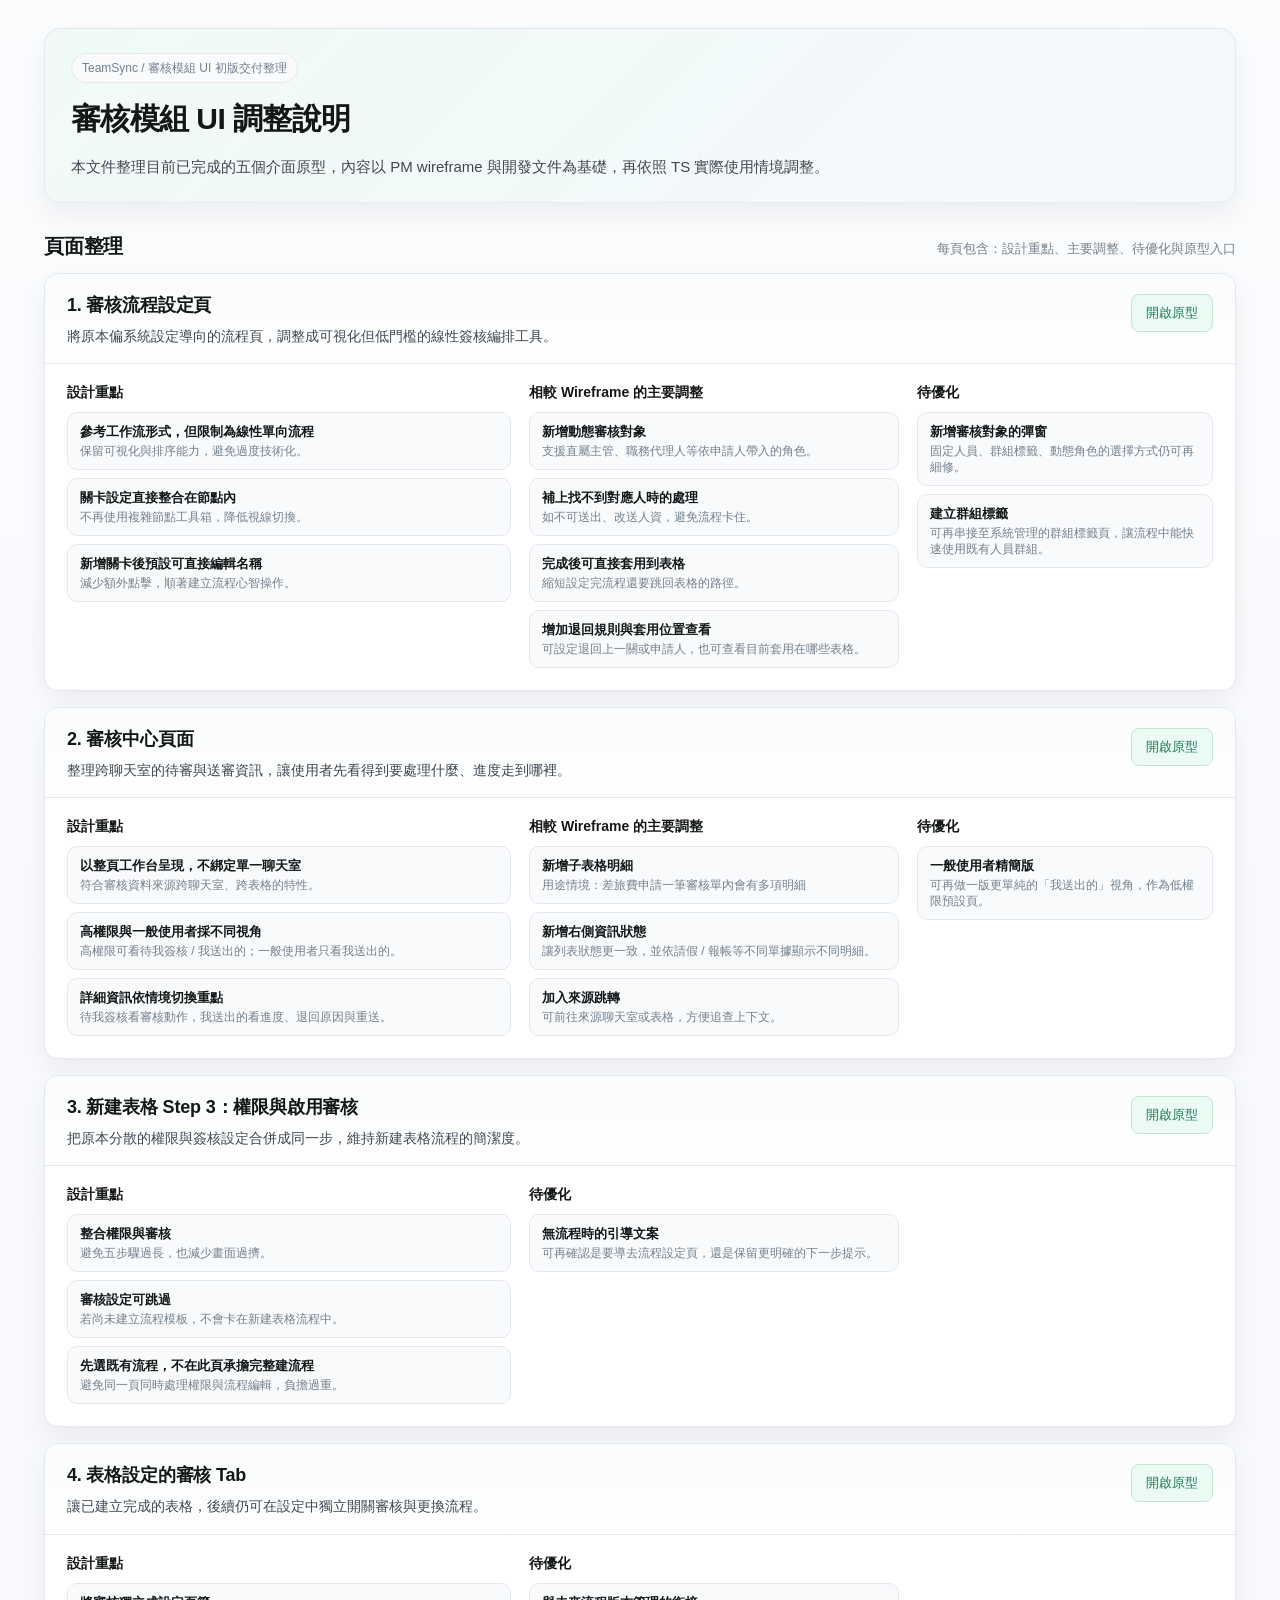
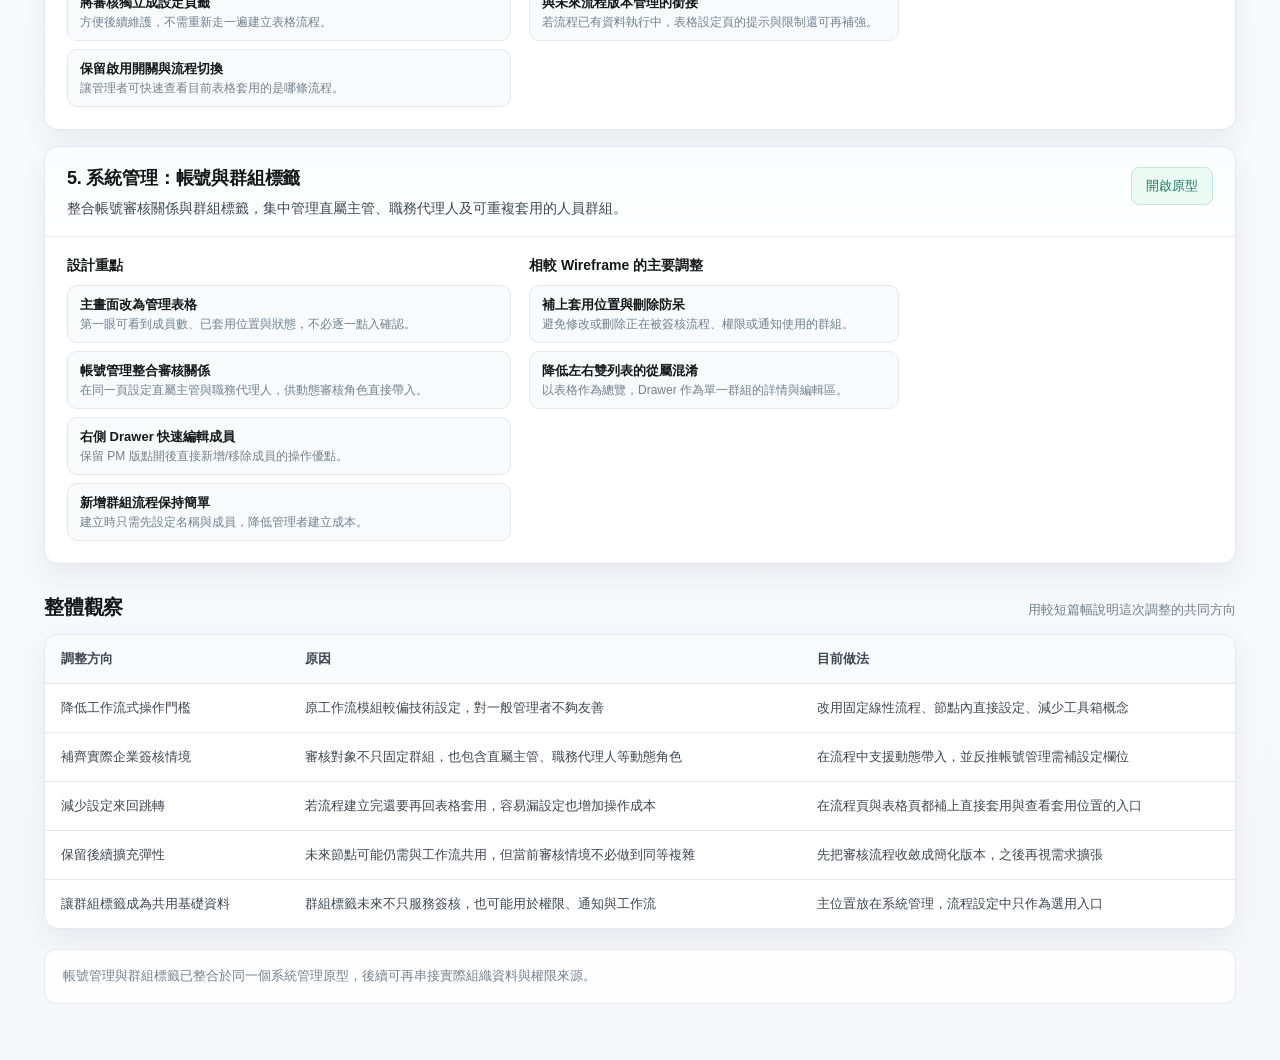
<file: docs/teamsync/approval-delivery/v3/prototype/teamsync-approval-ui-brief.html>
<!doctype html>
<html lang="zh-Hant">
<head>
  <meta charset="utf-8" />
  <meta name="viewport" content="width=device-width, initial-scale=1" />
  <title>TeamSync 審核模組 UI 調整整理</title>
  <style>
    :root {
      --page: #f5f7fb;
      --panel: #ffffff;
      --panel-soft: #f8fafc;
      --text: #141718;
      --text-2: #3f4751;
      --text-3: #73808c;
      --line: #e4e8ee;
      --line-strong: #d4dbe4;
      --brand: #43bf8e;
      --brand-soft: #ebfaf3;
      --blue: #3b7cc4;
      --blue-soft: #eef4fb;
      --amber: #f59e0b;
      --amber-soft: #fff7e8;
      --shadow: 0 12px 28px rgba(15, 23, 42, 0.06);
      --radius: 10px;
    }

    * { box-sizing: border-box; }

    body {
      margin: 0;
      background:
        linear-gradient(180deg, #fbfcfe 0%, #f5f7fb 100%);
      color: var(--text);
      font-family: Inter, "Noto Sans TC", "PingFang TC", "Microsoft JhengHei", Arial, sans-serif;
      line-height: 1.55;
    }

    a { color: inherit; text-decoration: none; }

    .wrap {
      max-width: 1240px;
      margin: 0 auto;
      padding: 28px 24px 56px;
    }

    .hero {
      display: grid;
      gap: 18px;
      padding: 24px 26px;
      border: 1px solid var(--line);
      border-radius: 16px;
      background:
        linear-gradient(135deg, rgba(67,191,142,0.08), rgba(59,124,196,0.05)),
        var(--panel);
      box-shadow: var(--shadow);
    }

    .eyebrow {
      display: inline-flex;
      align-items: center;
      gap: 8px;
      width: fit-content;
      padding: 6px 10px;
      border-radius: 999px;
      background: var(--panel-soft);
      border: 1px solid var(--line);
      color: var(--text-3);
      font-size: 12px;
      line-height: 16px;
    }

    h1 {
      margin: 0;
      font-size: 30px;
      line-height: 1.2;
      letter-spacing: -0.02em;
    }

    .hero-copy {
      max-width: 920px;
      color: var(--text-2);
      font-size: 15px;
    }

    .hero-grid {
      display: grid;
      grid-template-columns: repeat(4, minmax(0, 1fr));
      gap: 12px;
    }

    .hero-stat {
      padding: 14px 16px;
      border-radius: 12px;
      border: 1px solid var(--line);
      background: rgba(255,255,255,0.84);
    }

    .hero-stat strong {
      display: block;
      margin-bottom: 4px;
      font-size: 14px;
    }

    .hero-stat span {
      color: var(--text-3);
      font-size: 13px;
    }

    .section-head {
      display: flex;
      align-items: end;
      justify-content: space-between;
      gap: 16px;
      margin: 30px 0 14px;
    }

    .section-head h2 {
      margin: 0;
      font-size: 20px;
      line-height: 1.3;
      letter-spacing: -0.01em;
    }

    .section-head p {
      margin: 0;
      color: var(--text-3);
      font-size: 13px;
    }

    .card-grid {
      display: grid;
      gap: 16px;
    }

    .card {
      border: 1px solid var(--line);
      border-radius: 14px;
      background: var(--panel);
      box-shadow: var(--shadow);
      overflow: hidden;
    }

    .card-top {
      display: flex;
      align-items: start;
      justify-content: space-between;
      gap: 16px;
      padding: 20px 22px 16px;
      border-bottom: 1px solid var(--line);
      background: linear-gradient(180deg, rgba(248,250,252,0.75), rgba(255,255,255,0.98));
    }

    .card-title {
      display: grid;
      gap: 8px;
    }

    .card-title h3 {
      margin: 0;
      font-size: 18px;
      line-height: 1.3;
      letter-spacing: -0.01em;
    }

    .card-title p {
      margin: 0;
      color: var(--text-2);
      font-size: 14px;
    }

    .card-actions {
      display: flex;
      gap: 8px;
      flex-wrap: wrap;
      justify-content: flex-end;
    }

    .tag {
      display: inline-flex;
      align-items: center;
      gap: 6px;
      height: 28px;
      padding: 0 10px;
      border-radius: 999px;
      border: 1px solid var(--line);
      color: var(--text-3);
      background: var(--panel-soft);
      font-size: 12px;
      line-height: 16px;
      white-space: nowrap;
    }

    .tag.brand {
      color: #1f7b59;
      background: var(--brand-soft);
      border-color: #cdeedc;
    }

    .tag.blue {
      color: #2b5f98;
      background: var(--blue-soft);
      border-color: #cadef6;
    }

    .tag.amber {
      color: #a16207;
      background: var(--amber-soft);
      border-color: #fbd38d;
    }

    .card-body {
      padding: 18px 22px 22px;
      display: grid;
      grid-template-columns: 1.2fr 1fr 0.8fr;
      gap: 18px;
    }

    .block {
      display: grid;
      gap: 10px;
      align-content: start;
    }

    .block h4 {
      margin: 0;
      font-size: 14px;
      line-height: 20px;
    }

    .block p {
      margin: 0;
      color: var(--text-2);
      font-size: 13px;
    }

    .list {
      display: grid;
      gap: 8px;
    }

    .item {
      display: grid;
      gap: 2px;
      padding: 10px 12px;
      border: 1px solid var(--line);
      border-radius: 10px;
      background: var(--panel-soft);
    }

    .item strong {
      font-size: 13px;
      line-height: 18px;
    }

    .item span {
      color: var(--text-3);
      font-size: 12px;
      line-height: 16px;
    }

    .link-button {
      display: inline-flex;
      align-items: center;
      justify-content: center;
      gap: 8px;
      min-height: 38px;
      padding: 0 14px;
      border-radius: 8px;
      border: 1px solid var(--line-strong);
      background: #fff;
      color: var(--text-2);
      font-size: 13px;
      line-height: 16px;
      transition: transform .16s ease, box-shadow .16s ease, border-color .16s ease;
    }

    .link-button:hover {
      transform: translateY(-1px);
      border-color: #bfd8ec;
      box-shadow: 0 10px 18px rgba(59, 124, 196, 0.10);
    }

    .link-button.primary {
      border-color: #bfe7d3;
      background: var(--brand-soft);
      color: #1f7b59;
    }

    .matrix {
      border: 1px solid var(--line);
      border-radius: 14px;
      background: var(--panel);
      box-shadow: var(--shadow);
      overflow: hidden;
    }

    table {
      width: 100%;
      border-collapse: collapse;
    }

    th, td {
      padding: 14px 16px;
      border-bottom: 1px solid var(--line);
      text-align: left;
      vertical-align: top;
      font-size: 13px;
    }

    th {
      background: #f8fafc;
      color: var(--text-2);
      font-weight: 600;
    }

    td {
      color: var(--text-2);
    }

    tr:last-child td {
      border-bottom: 0;
    }

    .footer-note {
      margin-top: 20px;
      padding: 16px 18px;
      border-radius: 12px;
      border: 1px solid var(--line);
      background: rgba(255,255,255,0.9);
      color: var(--text-3);
      font-size: 13px;
    }

    @media (max-width: 1024px) {
      .hero-grid,
      .card-body {
        grid-template-columns: 1fr 1fr;
      }
      .card-body > .block:last-child {
        grid-column: 1 / -1;
      }
    }

    @media (max-width: 760px) {
      .wrap { padding: 18px 14px 40px; }
      h1 { font-size: 24px; }
      .hero-grid,
      .card-body {
        grid-template-columns: 1fr;
      }
      .section-head,
      .card-top {
        display: grid;
      }
      .card-actions {
        justify-content: start;
      }
      th, td {
        padding: 12px;
      }
    }
  </style>
</head>
<body>
  <div class="wrap">
    <section class="hero">
      <div class="eyebrow">TeamSync / 審核模組 UI 初版交付整理</div>
      <h1>審核模組 UI 調整說明</h1>
      <div class="hero-copy">
        本文件整理目前已完成的五個介面原型，內容以 PM wireframe 與開發文件為基礎，再依照 TS 實際使用情境調整。
      </div>
    </section>

    <div class="section-head">
      <h2>頁面整理</h2>
      <p>每頁包含：設計重點、主要調整、待優化與原型入口</p>
    </div>

    <section class="card-grid">
      <article class="card">
        <div class="card-top">
          <div class="card-title">
            <h3>1. 審核流程設定頁</h3>
            <p>將原本偏系統設定導向的流程頁，調整成可視化但低門檻的線性簽核編排工具。</p>
          </div>
          <div class="card-actions">
            <a class="link-button primary" href="./teamsync-approval-flow-settings.html" target="_blank">開啟原型</a>
          </div>
        </div>
        <div class="card-body">
          <div class="block">
            <h4>設計重點</h4>
            <div class="list">
              <div class="item">
                <strong>參考工作流形式，但限制為線性單向流程</strong>
                <span>保留可視化與排序能力，避免過度技術化。</span>
              </div>
              <div class="item">
                <strong>關卡設定直接整合在節點內</strong>
                <span>不再使用複雜節點工具箱，降低視線切換。</span>
              </div>
              <div class="item">
                <strong>新增關卡後預設可直接編輯名稱</strong>
                <span>減少額外點擊，順著建立流程心智操作。</span>
              </div>
            </div>
          </div>
          <div class="block">
            <h4>相較 Wireframe 的主要調整</h4>
            <div class="list">
              <div class="item">
                <strong>新增動態審核對象</strong>
                <span>支援直屬主管、職務代理人等依申請人帶入的角色。</span>
              </div>
              <div class="item">
                <strong>補上找不到對應人時的處理</strong>
                <span>如不可送出、改送人資，避免流程卡住。</span>
              </div>
              <div class="item">
                <strong>完成後可直接套用到表格</strong>
                <span>縮短設定完流程還要跳回表格的路徑。</span>
              </div>
              <div class="item">
                <strong>增加退回規則與套用位置查看</strong>
                <span>可設定退回上一關或申請人，也可查看目前套用在哪些表格。</span>
              </div>
            </div>
          </div>
          <div class="block">
            <h4>待優化</h4>
            <div class="list">
              <div class="item">
                <strong>新增審核對象的彈窗</strong>
                <span>固定人員、群組標籤、動態角色的選擇方式仍可再細修。</span>
              </div>
              <div class="item">
                <strong>建立群組標籤</strong>
                <span>可再串接至系統管理的群組標籤頁，讓流程中能快速使用既有人員群組。</span>
              </div>
            </div>
          </div>
        </div>
      </article>

      <article class="card">
        <div class="card-top">
          <div class="card-title">
            <h3>2. 審核中心頁面</h3>
            <p>整理跨聊天室的待審與送審資訊，讓使用者先看得到要處理什麼、進度走到哪裡。</p>
          </div>
          <div class="card-actions">
            <a class="link-button primary" href="./teamsync-approval-center.html" target="_blank">開啟原型</a>
          </div>
        </div>
        <div class="card-body">
          <div class="block">
            <h4>設計重點</h4>
            <div class="list">
              <div class="item">
                <strong>以整頁工作台呈現，不綁定單一聊天室</strong>
                <span>符合審核資料來源跨聊天室、跨表格的特性。</span>
              </div>
              <div class="item">
                <strong>高權限與一般使用者採不同視角</strong>
                <span>高權限可看待我簽核 / 我送出的；一般使用者只看我送出的。</span>
              </div>
              <div class="item">
                <strong>詳細資訊依情境切換重點</strong>
                <span>待我簽核看審核動作，我送出的看進度、退回原因與重送。</span>
              </div>
            </div>
          </div>
          <div class="block">
            <h4>相較 Wireframe 的主要調整</h4>
            <div class="list">
              <div class="item">
                <strong>新增子表格明細</strong>
                <span>用途情境：差旅費申請一筆審核單內會有多項明細</span>
              </div>
              <div class="item">
                <strong>新增右側資訊狀態</strong>
                <span>讓列表狀態更一致，並依請假 / 報帳等不同單據顯示不同明細。</span>
              </div>
              <div class="item">
                <strong>加入來源跳轉</strong>
                <span>可前往來源聊天室或表格，方便追查上下文。</span>
              </div>
            </div>
          </div>
          <div class="block">
            <h4>待優化</h4>
            <div class="list">
              <div class="item">
                <strong>一般使用者精簡版</strong>
                <span>可再做一版更單純的「我送出的」視角，作為低權限預設頁。</span>
              </div>
            </div>
          </div>
        </div>
      </article>

      <article class="card">
        <div class="card-top">
          <div class="card-title">
            <h3>3. 新建表格 Step 3：權限與啟用審核</h3>
            <p>把原本分散的權限與簽核設定合併成同一步，維持新建表格流程的簡潔度。</p>
          </div>
          <div class="card-actions">
            <a class="link-button primary" href="./teamsync-table-approval-step.html" target="_blank">開啟原型</a>
          </div>
        </div>
        <div class="card-body">
          <div class="block">
            <h4>設計重點</h4>
            <div class="list">
              <div class="item">
                <strong>整合權限與審核</strong>
                <span>避免五步驟過長，也減少畫面過擠。</span>
              </div>
              <div class="item">
                <strong>審核設定可跳過</strong>
                <span>若尚未建立流程模板，不會卡在新建表格流程中。</span>
              </div>
              <div class="item">
                <strong>先選既有流程，不在此頁承擔完整建流程</strong>
                <span>避免同一頁同時處理權限與流程編輯，負擔過重。</span>
              </div>
            </div>
          </div>
          <div class="block">
            <h4>待優化</h4>
            <div class="list">
              <div class="item">
                <strong>無流程時的引導文案</strong>
                <span>可再確認是要導去流程設定頁，還是保留更明確的下一步提示。</span>
              </div>
            </div>
          </div>
        </div>
      </article>

      <article class="card">
        <div class="card-top">
          <div class="card-title">
            <h3>4. 表格設定的審核 Tab</h3>
            <p>讓已建立完成的表格，後續仍可在設定中獨立開關審核與更換流程。</p>
          </div>
          <div class="card-actions">
            <a class="link-button primary" href="./teamsync-table-settings-approval.html" target="_blank">開啟原型</a>
          </div>
        </div>
        <div class="card-body">
          <div class="block">
            <h4>設計重點</h4>
            <div class="list">
              <div class="item">
                <strong>將審核獨立成設定頁籤</strong>
                <span>方便後續維護，不需重新走一遍建立表格流程。</span>
              </div>
              <div class="item">
                <strong>保留啟用開關與流程切換</strong>
                <span>讓管理者可快速查看目前表格套用的是哪條流程。</span>
              </div>
            </div>
          </div>
          <div class="block">
            <h4>待優化</h4>
            <div class="list">
              <div class="item">
                <strong>與未來流程版本管理的銜接</strong>
                <span>若流程已有資料執行中，表格設定頁的提示與限制還可再補強。</span>
              </div>
            </div>
          </div>
        </div>
      </article>

      <article class="card">
        <div class="card-top">
          <div class="card-title">
            <h3>5. 系統管理：帳號與群組標籤</h3>
            <p>整合帳號審核關係與群組標籤，集中管理直屬主管、職務代理人及可重複套用的人員群組。</p>
          </div>
          <div class="card-actions">
            <a class="link-button primary" href="./teamsync-group-tags-settings.html" target="_blank">開啟原型</a>
          </div>
        </div>
        <div class="card-body">
          <div class="block">
            <h4>設計重點</h4>
            <div class="list">
              <div class="item">
                <strong>主畫面改為管理表格</strong>
                <span>第一眼可看到成員數、已套用位置與狀態，不必逐一點入確認。</span>
              </div>
              <div class="item">
                <strong>帳號管理整合審核關係</strong>
                <span>在同一頁設定直屬主管與職務代理人，供動態審核角色直接帶入。</span>
              </div>
              <div class="item">
                <strong>右側 Drawer 快速編輯成員</strong>
                <span>保留 PM 版點開後直接新增/移除成員的操作優點。</span>
              </div>
              <div class="item">
                <strong>新增群組流程保持簡單</strong>
                <span>建立時只需先設定名稱與成員，降低管理者建立成本。</span>
              </div>
            </div>
          </div>
          <div class="block">
            <h4>相較 Wireframe 的主要調整</h4>
            <div class="list">
              <div class="item">
                <strong>補上套用位置與刪除防呆</strong>
                <span>避免修改或刪除正在被簽核流程、權限或通知使用的群組。</span>
              </div>
              <div class="item">
                <strong>降低左右雙列表的從屬混淆</strong>
                <span>以表格作為總覽，Drawer 作為單一群組的詳情與編輯區。</span>
              </div>
            </div>
          </div>
        </div>
      </article>
    </section>

    <div class="section-head">
      <h2>整體觀察</h2>
      <p>用較短篇幅說明這次調整的共同方向</p>
    </div>

    <section class="matrix">
      <table>
        <thead>
          <tr>
            <th>調整方向</th>
            <th>原因</th>
            <th>目前做法</th>
          </tr>
        </thead>
        <tbody>
          <tr>
            <td>降低工作流式操作門檻</td>
            <td>原工作流模組較偏技術設定，對一般管理者不夠友善</td>
            <td>改用固定線性流程、節點內直接設定、減少工具箱概念</td>
          </tr>
          <tr>
            <td>補齊實際企業簽核情境</td>
            <td>審核對象不只固定群組，也包含直屬主管、職務代理人等動態角色</td>
            <td>在流程中支援動態帶入，並反推帳號管理需補設定欄位</td>
          </tr>
          <tr>
            <td>減少設定來回跳轉</td>
            <td>若流程建立完還要再回表格套用，容易漏設定也增加操作成本</td>
            <td>在流程頁與表格頁都補上直接套用與查看套用位置的入口</td>
          </tr>
          <tr>
            <td>保留後續擴充彈性</td>
            <td>未來節點可能仍需與工作流共用，但當前審核情境不必做到同等複雜</td>
            <td>先把審核流程收斂成簡化版本，之後再視需求擴張</td>
          </tr>
          <tr>
            <td>讓群組標籤成為共用基礎資料</td>
            <td>群組標籤未來不只服務簽核，也可能用於權限、通知與工作流</td>
            <td>主位置放在系統管理，流程設定中只作為選用入口</td>
          </tr>
        </tbody>
      </table>
    </section>

    <div class="footer-note">
      帳號管理與群組標籤已整合於同一個系統管理原型，後續可再串接實際組織資料與權限來源。
    </div>
  </div>
</body>
</html>
</file>
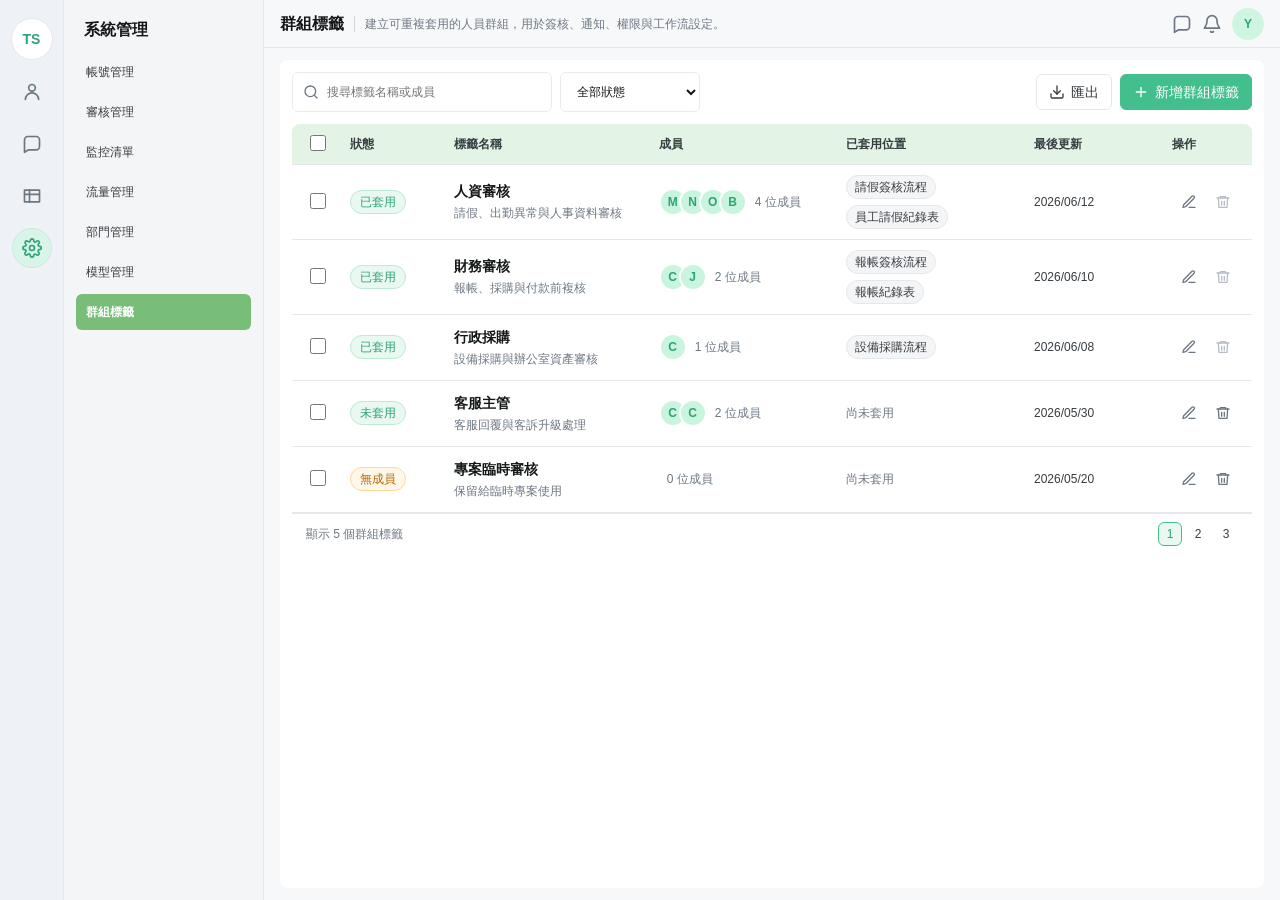
<file: docs/teamsync/approval-delivery/v3/prototype/teamsync-group-tags-settings.html>
<!doctype html>
<html lang="zh-Hant">
<head>
  <meta charset="utf-8" />
  <meta name="viewport" content="width=device-width, initial-scale=1" />
  <title>TeamSync 帳號管理與群組標籤設定</title>
  <style>
    :root {
      --page: #f7f8fa;
      --sunken: #ffffff;
      --rail: #eef1f5;
      --brand: #43bf8e;
      --brand-strong: #2fa376;
      --brand-subtle: #e9f8f1;
      --text-primary: #141718;
      --text-secondary: #363c41;
      --text-tertiary: #6d7782;
      --text-placeholder: #b5bec7;
      --border: #e5e7eb;
      --border-strong: #d1d5db;
      --danger: #ef4444;
      --danger-soft: #fff1f1;
      --warning: #f59e0b;
      --warning-soft: #fff7e8;
      --blue: #3b7cc4;
      --blue-soft: #edf5ff;
      --shadow: 0 8px 24px rgba(20, 23, 24, 0.08);
      --font-h4: 16px;
      --line-h4: 20px;
      --font-body1: 14px;
      --line-body1: 24px;
      --font-body2: 12px;
      --line-body2: 18px;
      --font-caption2: 12px;
      --line-caption2: 16px;
      --font-button: 14px;
      --line-button: 16px;
    }

    * { box-sizing: border-box; }

    body {
      margin: 0;
      min-height: 100vh;
      background: #dfe3e8;
      font-family: Inter, "Noto Sans TC", "PingFang TC", "Microsoft JhengHei", Arial, sans-serif;
      color: var(--text-primary);
    }

    button, input, select, textarea { font: inherit; }

    .canvas {
      min-height: 100vh;
      display: grid;
      grid-template-columns: 64px 200px minmax(0, 1fr);
      background: var(--page);
      border: 1px solid var(--border-strong);
    }

    .rail {
      background: var(--rail);
      border-right: 1px solid var(--border);
      padding: 18px 10px;
      display: flex;
      flex-direction: column;
      align-items: center;
      gap: 12px;
    }

    .logo {
      width: 42px;
      height: 42px;
      border-radius: 50%;
      display: grid;
      place-items: center;
      background: #fff;
      border: 1px solid var(--border);
      color: var(--brand-strong);
      font-size: var(--font-button);
      line-height: var(--line-button);
      font-weight: 600;
    }

    .nav-icon {
      width: 40px;
      height: 40px;
      border-radius: 20px;
      border: 1px solid transparent;
      color: var(--text-tertiary);
      display: grid;
      place-items: center;
      background: transparent;
    }

    .nav-icon.active {
      background: #d9f4e8;
      color: var(--brand-strong);
      border-color: #c5ecd9;
    }

    svg {
      width: 20px;
      height: 20px;
      stroke: currentColor;
      fill: none;
      stroke-width: 2;
      stroke-linecap: round;
      stroke-linejoin: round;
    }

    .system-sidebar {
      background: #f3f5f7;
      border-right: 1px solid var(--border);
      padding: 16px 12px;
      min-height: 100vh;
    }

    .admin-title {
      font-size: var(--font-h4);
      line-height: var(--line-h4);
      font-weight: 600;
      margin: 4px 8px 14px;
    }

    .admin-menu {
      display: grid;
      gap: 4px;
    }

    .menu-item {
      height: 36px;
      border: 0;
      border-radius: 6px;
      padding: 0 10px;
      display: flex;
      align-items: center;
      color: var(--text-secondary);
      background: transparent;
      font-size: var(--font-body2);
      line-height: var(--line-body2);
      text-align: left;
    }

    .menu-item.active {
      background: #78bd78;
      color: #fff;
      font-weight: 600;
    }

    .app {
      min-width: 0;
      height: 100vh;
      min-height: 0;
      display: grid;
      grid-template-rows: 48px 1fr;
    }

    .topbar {
      height: 48px;
      background: var(--sunken);
      border-bottom: 1px solid var(--border);
      display: flex;
      align-items: center;
      justify-content: space-between;
      padding: 0 16px;
    }

    .page-title {
      font-size: var(--font-h4);
      line-height: var(--line-h4);
      font-weight: 600;
      margin: 0;
    }

    .title-group {
      display: flex;
      align-items: center;
      gap: 10px;
      min-width: 0;
    }

    .title-divider {
      width: 1px;
      height: 16px;
      background: var(--border-strong);
      flex: 0 0 auto;
    }

    .title-note {
      color: var(--text-tertiary);
      font-size: var(--font-body2);
      line-height: var(--line-body2);
      white-space: nowrap;
      overflow: hidden;
      text-overflow: ellipsis;
    }

    .hidden {
      display: none !important;
    }

    .top-actions {
      display: flex;
      align-items: center;
      gap: 10px;
      color: var(--text-tertiary);
    }

    .avatar-user {
      width: 32px;
      height: 32px;
      border-radius: 50%;
      display: grid;
      place-items: center;
      background: #cef5df;
      color: var(--brand-strong);
      font-size: var(--font-body2);
      line-height: var(--line-body2);
      font-weight: 600;
    }

    .content {
      padding: 12px 16px;
      display: grid;
      grid-template-rows: minmax(0, 1fr);
      min-width: 0;
      min-height: 0;
      height: calc(100vh - 48px);
      overflow: hidden;
    }

    .tab-panel {
      min-height: 0;
      overflow: hidden;
      display: none;
    }

    .tab-panel.active {
      min-height: 0;
      height: 100%;
      display: grid;
      grid-template-rows: minmax(0, 1fr);
    }

    .account-view {
      min-height: 0;
      display: none;
    }

    .account-view.active {
      min-height: 0;
      height: 100%;
      display: grid;
      grid-template-rows: minmax(0, 1fr);
    }

    .account-edit-page {
      min-height: 0;
      height: 100%;
      overflow: hidden;
      background: var(--sunken);
      border: 1px solid var(--border);
      border-radius: 8px;
      display: grid;
      grid-template-rows: auto minmax(0, 1fr) auto;
    }

    .edit-page-head {
      min-height: 52px;
      padding: 8px 16px;
      border-bottom: 1px solid var(--border);
      display: flex;
      align-items: center;
      justify-content: flex-start;
      gap: 12px;
    }

    .edit-page-title {
      display: grid;
      gap: 2px;
      min-width: 0;
    }

    .edit-page-title h2 {
      margin: 0;
      font-size: var(--font-h4);
      line-height: var(--line-h4);
      font-weight: 600;
    }

    .edit-page-title p {
      margin: 0;
      color: var(--text-tertiary);
      font-size: var(--font-body2);
      line-height: var(--line-body2);
    }

    .edit-page-body {
      min-height: 0;
      overflow: auto;
      padding: 12px 16px 18px;
      display: grid;
      gap: 10px;
      align-content: start;
      background: #fbfcfd;
    }

    .edit-page-footer {
      min-height: 58px;
      padding: 10px 16px;
      border-top: 1px solid var(--border);
      display: flex;
      align-items: center;
      justify-content: space-between;
      background: #fff;
    }

    .edit-profile {
      display: flex;
      align-items: center;
      gap: 12px;
      min-width: 0;
    }

    .generic-avatar {
      width: 32px;
      height: 32px;
      border-radius: 999px;
      background: #d7f4e4;
      color: var(--brand-strong);
      display: grid;
      place-items: center;
      flex: 0 0 auto;
      overflow: hidden;
    }

    .generic-avatar svg {
      width: 22px;
      height: 22px;
      stroke-width: 1.8;
    }

    .table-section {
      min-height: 0;
      overflow: hidden;
      background: var(--sunken);
      border: 1px solid var(--border);
      border-radius: 8px;
      padding: 12px;
      display: grid;
      grid-template-rows: auto minmax(0, 1fr);
      gap: 12px;
    }

    .table-section.account-list-section {
      grid-template-rows: auto auto minmax(0, 1fr);
    }

    .toolbar {
      min-height: 40px;
      background: transparent;
      border: 0;
      border-radius: 0;
      padding: 0;
      display: flex;
      align-items: center;
      justify-content: space-between;
      gap: 12px;
    }

    .toolbar-left,
    .toolbar-right {
      display: flex;
      align-items: center;
      gap: 8px;
      min-width: 0;
    }

    .batch-bar {
      display: none;
      align-items: center;
      justify-content: space-between;
      gap: 12px;
      min-height: 40px;
      padding: 0 10px;
      border: 1px solid #b3e7c9;
      border-radius: 8px;
      background: var(--brand-subtle);
      color: var(--text-secondary);
      font-size: var(--font-body2);
      line-height: var(--line-body2);
    }

    .batch-bar.show {
      display: flex;
    }

    .field-wrap {
      position: relative;
    }

    .field-wrap svg {
      position: absolute;
      left: 11px;
      top: 50%;
      transform: translateY(-50%);
      width: 16px;
      height: 16px;
      color: var(--text-tertiary);
      pointer-events: none;
    }

    .field,
    .select,
    .textarea {
      height: 40px;
      border: 1px solid #e8eaec;
      border-radius: 6px;
      background: #fff;
      color: var(--text-primary);
      font-size: var(--font-body2);
      line-height: var(--line-body2);
      outline: 0;
    }

    .field {
      width: 260px;
      padding: 0 12px;
    }

    .field.search {
      padding-left: 34px;
    }

    .select {
      min-width: 140px;
      padding: 0 34px 0 12px;
    }

    .field:focus,
    .select:focus,
    .textarea:focus {
      border-color: #2b9e75;
      box-shadow: 0 0 0 3px rgba(43, 158, 117, 0.12);
    }

    .button {
      height: 36px;
      border: 1px solid var(--border);
      border-radius: 6px;
      background: #fff;
      padding: 0 12px;
      display: inline-flex;
      align-items: center;
      justify-content: center;
      gap: 6px;
      color: var(--text-secondary);
      font-size: var(--font-button);
      line-height: var(--line-button);
      font-weight: 400;
      white-space: nowrap;
    }

    .button svg { width: 16px; height: 16px; }

    .button.brand {
      background: var(--brand);
      border-color: var(--brand);
      color: #fff;
    }

    .button.ghost-brand {
      border-color: #9be3c2;
      color: var(--brand-strong);
      background: #fff;
    }

    .button.danger {
      color: var(--danger);
      border-color: #ffc7c7;
      background: #fff;
    }

    .button:disabled {
      color: var(--text-placeholder);
      background: #f1f3f5;
      border-color: var(--border);
    }

    .panel {
      min-height: 0;
      overflow: hidden;
      background: var(--sunken);
      border: 1px solid var(--border);
      border-radius: 8px;
      display: grid;
      grid-template-rows: auto 1fr auto;
    }

    .bulk-col { width: 44px; }

    .bulk-check {
      width: 16px;
      height: 16px;
      accent-color: var(--brand);
    }

    table {
      width: 100%;
      border-collapse: collapse;
      table-layout: fixed;
      font-size: var(--font-body2);
      line-height: var(--line-body2);
    }

    thead th {
      height: 40px;
      background: #e3f4e6;
      color: var(--text-secondary);
      font-weight: 600;
      text-align: left;
      padding: 0 14px;
      border-bottom: 1px solid var(--border);
    }

    tbody td {
      height: 66px;
      padding: 10px 14px;
      border-bottom: 1px solid var(--border);
      vertical-align: middle;
      color: var(--text-secondary);
    }

    tbody tr {
      cursor: pointer;
      background: #fff;
    }

    tbody tr:hover,
    tbody tr.selected {
      background: #f2fcf7;
    }

    tbody tr.selected td:first-child {
      box-shadow: inset 3px 0 0 var(--brand);
    }

    .status {
      display: inline-flex;
      align-items: center;
      height: 24px;
      padding: 0 9px;
      border-radius: 999px;
      font-size: var(--font-caption2);
      line-height: var(--line-caption2);
      font-weight: 500;
      border: 1px solid #bcebd3;
      color: var(--brand-strong);
      background: var(--brand-subtle);
    }

    .status.warning {
      color: #b76500;
      border-color: #ffd89b;
      background: var(--warning-soft);
    }

    .status.neutral {
      color: var(--text-tertiary);
      border-color: var(--border);
      background: #f3f5f7;
    }

    .status.danger {
      color: #b42318;
      border-color: #fecaca;
      background: var(--danger-soft);
    }

    .tag-name {
      display: grid;
      gap: 3px;
    }

    .tag-name strong {
      color: var(--text-primary);
      font-size: var(--font-body1);
      line-height: 20px;
      font-weight: 600;
    }

    .tag-name span,
    .muted {
      color: var(--text-tertiary);
      font-size: var(--font-body2);
      line-height: var(--line-body2);
    }

    .account-identity {
      display: grid;
      gap: 3px;
      min-width: 0;
    }

    .account-identity strong {
      color: var(--text-primary);
      font-size: var(--font-body1);
      line-height: 20px;
      font-weight: 600;
      overflow: hidden;
      text-overflow: ellipsis;
      white-space: nowrap;
    }

    .account-identity span,
    .review-line,
    .quota-sub {
      color: var(--text-tertiary);
      font-size: var(--font-body2);
      line-height: var(--line-body2);
      overflow: hidden;
      text-overflow: ellipsis;
      white-space: nowrap;
    }

    .role-pill {
      display: inline-flex;
      align-items: center;
      max-width: 100%;
      height: 24px;
      border-radius: 999px;
      padding: 0 8px;
      border: 1px solid var(--border);
      background: #f7f9fb;
      color: var(--text-secondary);
      font-size: var(--font-caption2);
      line-height: var(--line-caption2);
      font-weight: 500;
      overflow: hidden;
      text-overflow: ellipsis;
      white-space: nowrap;
    }

    .review-stack {
      display: grid;
      gap: 2px;
      min-width: 0;
    }

    .review-line strong {
      color: var(--text-secondary);
      font-weight: 500;
    }

    .review-line.warning strong {
      color: #b76500;
    }

    .review-line.none strong,
    .review-line.empty strong {
      color: var(--text-tertiary);
      font-weight: 400;
    }

    .quota-cell {
      display: grid;
      gap: 2px;
    }

    .avatar-stack {
      display: flex;
      align-items: center;
      gap: 8px;
      min-width: 0;
    }

    .avatars {
      display: flex;
      align-items: center;
      flex-shrink: 0;
    }

    .avatar {
      width: 28px;
      height: 28px;
      border-radius: 50%;
      border: 2px solid #fff;
      margin-left: -8px;
      display: grid;
      place-items: center;
      background: #c9f4dd;
      color: var(--brand-strong);
      font-size: var(--font-caption2);
      line-height: var(--line-caption2);
      font-weight: 600;
    }

    .avatar:first-child { margin-left: 0; }

    .usage-list {
      display: flex;
      flex-wrap: wrap;
      gap: 6px;
    }

    .usage-pill {
      display: inline-flex;
      align-items: center;
      height: 24px;
      border-radius: 999px;
      background: #f3f5f7;
      border: 1px solid var(--border);
      padding: 0 8px;
      color: var(--text-secondary);
      font-size: var(--font-caption2);
      line-height: var(--line-caption2);
    }

    .row-actions {
      display: flex;
      justify-content: flex-end;
      align-items: center;
      gap: 4px;
    }

    .icon-button {
      width: 30px;
      height: 30px;
      border: 0;
      border-radius: 6px;
      background: transparent;
      color: var(--text-tertiary);
      display: grid;
      place-items: center;
    }

    .icon-button:hover {
      background: #f0f2f5;
      color: var(--text-secondary);
    }

    .icon-button.danger:hover {
      color: var(--danger);
      background: var(--danger-soft);
    }

    .icon-button:disabled {
      color: var(--text-placeholder);
      background: transparent;
    }

    .icon-button svg { width: 16px; height: 16px; }

    .panel-footer {
      height: 42px;
      padding: 0 14px;
      display: flex;
      align-items: center;
      justify-content: space-between;
      border-top: 1px solid var(--border);
      color: var(--text-tertiary);
      font-size: var(--font-caption2);
      line-height: var(--line-caption2);
    }

    .pager {
      display: flex;
      align-items: center;
      gap: 4px;
    }

    .page-chip {
      min-width: 24px;
      height: 24px;
      border-radius: 6px;
      display: grid;
      place-items: center;
      border: 1px solid transparent;
      color: var(--text-secondary);
    }

    .page-chip.active {
      border-color: var(--brand);
      color: var(--brand-strong);
      background: var(--brand-subtle);
    }

    .drawer {
      position: fixed;
      top: 0;
      right: 0;
      bottom: 0;
      width: 432px;
      background: #fff;
      border-left: 1px solid var(--border);
      box-shadow: -12px 0 28px rgba(20, 23, 24, 0.08);
      display: grid;
      grid-template-rows: auto 1fr auto;
      transform: translateX(0);
      transition: transform 0.18s ease;
      z-index: 10;
    }

    .drawer.wide {
      width: 560px;
    }

    .drawer.closed {
      transform: translateX(100%);
      box-shadow: none;
    }

    .drawer-head {
      padding: 16px;
      border-bottom: 1px solid var(--border);
      display: flex;
      align-items: flex-start;
      justify-content: space-between;
      gap: 12px;
    }

    .drawer-title {
      display: grid;
      gap: 4px;
    }

    .drawer-title h3 {
      margin: 0;
      font-size: var(--font-h4);
      line-height: var(--line-h4);
      font-weight: 600;
    }

    .drawer-title p {
      margin: 0;
      color: var(--text-tertiary);
      font-size: var(--font-body2);
      line-height: var(--line-body2);
    }

    .drawer-body {
      overflow: auto;
      padding: 14px 16px;
      display: grid;
      gap: 14px;
      align-content: start;
      background: #fbfcfd;
    }

    .section {
      display: grid;
      gap: 8px;
    }

    .section-head {
      display: flex;
      align-items: center;
      justify-content: space-between;
      gap: 12px;
    }

    .section-title {
      font-size: var(--font-body1);
      line-height: 20px;
      font-weight: 600;
      color: var(--text-primary);
    }

    .form-row {
      display: grid;
      gap: 6px;
    }

    .form-row label {
      color: var(--text-secondary);
      font-size: var(--font-body2);
      line-height: var(--line-body2);
      font-weight: 500;
    }

    .required-mark {
      color: var(--danger);
      margin-left: 2px;
      font-weight: 700;
    }

    .form-grid {
      display: grid;
      grid-template-columns: 1fr 1fr;
      gap: 10px;
    }

    .form-grid.three {
      grid-template-columns: repeat(3, 1fr);
    }

    .drawer .field,
    .drawer .select,
    .drawer .textarea {
      width: 100%;
    }

    .edit-page-body .section {
      border: 1px solid var(--border);
      border-radius: 8px;
      background: #fff;
      padding: 14px;
    }

    .edit-page-body .field,
    .edit-page-body .select,
    .edit-page-body .textarea {
      width: 100%;
    }

    .field:disabled,
    .select:disabled {
      color: var(--text-placeholder);
      background: #f3f5f7;
    }

    .checkbox-line {
      min-height: 36px;
      display: flex;
      align-items: center;
      gap: 8px;
      color: var(--text-secondary);
      font-size: var(--font-body2);
      line-height: var(--line-body2);
    }

    .checkbox-line input,
    .choice-line input {
      width: 16px;
      height: 16px;
      accent-color: var(--brand);
    }

    .choice-group {
      display: flex;
      flex-wrap: wrap;
      gap: 6px;
    }

    .choice-line {
      height: 30px;
      border: 1px solid var(--border);
      border-radius: 999px;
      padding: 0 9px;
      display: inline-flex;
      align-items: center;
      gap: 6px;
      color: var(--text-secondary);
      background: #fff;
      font-size: var(--font-caption2);
      line-height: var(--line-caption2);
    }

    .choice-line:has(input:checked) {
      color: var(--brand-strong);
      border-color: #bcebd3;
      background: var(--brand-subtle);
      font-weight: 600;
    }

    .person-select {
      display: grid;
      gap: 6px;
    }

    .person-card {
      min-height: 48px;
      border: 1px solid var(--border);
      border-radius: 8px;
      background: #fff;
      padding: 8px 10px;
      display: grid;
      grid-template-columns: 30px 1fr auto;
      gap: 8px;
      align-items: center;
    }

    .person-card.disabled {
      background: #f3f5f7;
      color: var(--text-tertiary);
    }

    .person-card .icon-button {
      width: 26px;
      height: 26px;
    }

    .helper-text {
      color: var(--text-tertiary);
      font-size: var(--font-caption2);
      line-height: var(--line-caption2);
    }

    .helper-text.warning {
      color: #9a5b00;
    }

    .combo {
      position: relative;
      width: 100%;
    }

    .supervisor-select {
      display: grid;
      gap: 6px;
    }

    .supervisor-chips {
      display: flex;
      flex-wrap: wrap;
      gap: 6px;
    }

    .supervisor-chip {
      min-height: 28px;
      padding: 4px 6px 4px 8px;
      border: 1px solid #bcebd3;
      border-radius: 999px;
      background: var(--brand-subtle);
      color: var(--text-secondary);
      display: inline-flex;
      align-items: center;
      gap: 4px;
      font-size: var(--font-caption2);
      line-height: var(--line-caption2);
    }

    .supervisor-chip.empty {
      border-color: var(--border);
      background: #f3f5f7;
      color: var(--text-tertiary);
    }

    .supervisor-chip button {
      width: 18px;
      height: 18px;
      padding: 0;
      border: 0;
      border-radius: 50%;
      background: transparent;
      color: var(--text-tertiary);
      display: grid;
      place-items: center;
    }

    .supervisor-chip button:hover {
      background: #fff;
      color: var(--danger);
    }

    .supervisor-chip button svg {
      width: 12px;
      height: 12px;
    }

    .combo-input-wrap {
      position: relative;
    }

    .combo-input-wrap .field {
      padding-right: 34px;
    }

    .combo-input-wrap svg {
      position: absolute;
      right: 10px;
      top: 50%;
      width: 16px;
      height: 16px;
      transform: translateY(-50%);
      color: var(--text-tertiary);
      pointer-events: none;
    }

    .combo-menu {
      display: none;
      position: absolute;
      top: calc(100% + 6px);
      left: 0;
      width: 100%;
      z-index: 12;
      border: 1px solid var(--border);
      border-radius: 8px;
      background: #fff;
      box-shadow: 0 10px 24px rgba(20, 23, 24, 0.12);
      overflow: hidden;
    }

    .combo.open .combo-menu {
      display: block;
    }

    .combo-option {
      min-height: 42px;
      padding: 8px 12px;
      display: flex;
      align-items: center;
      gap: 8px;
      border: 0;
      background: #fff;
      color: var(--text-secondary);
      width: 100%;
      text-align: left;
      font-size: var(--font-body2);
      line-height: var(--line-body2);
    }

    .combo-option:hover,
    .combo-option.active {
      background: #f2f4f6;
    }

    .combo-option.disabled {
      color: var(--text-placeholder);
      background: #f7f8fa;
      cursor: not-allowed;
    }

    .combo-option .avatar {
      width: 24px;
      height: 24px;
      margin-left: 0;
      flex: 0 0 auto;
    }

    .dirty-text {
      color: #9a5b00;
      font-size: var(--font-caption2);
      line-height: var(--line-caption2);
      opacity: 0;
    }

    .dirty-text.show {
      opacity: 1;
    }

    .textarea {
      min-height: 64px;
      padding: 9px 12px;
      resize: none;
    }

    .member-tools {
      display: grid;
      grid-template-columns: 1fr 132px;
      gap: 8px;
    }

    .member-tools.with-button {
      grid-template-columns: 1fr 116px 92px;
    }

    .member-list {
      border: 1px solid var(--border);
      border-radius: 8px;
      background: #fff;
      overflow: hidden;
    }

    .member-row {
      min-height: 54px;
      padding: 8px 10px;
      border-bottom: 1px solid var(--border);
      display: grid;
      grid-template-columns: 34px 1fr auto;
      align-items: center;
      gap: 8px;
    }

    .member-row:last-child { border-bottom: 0; }

    .member-meta {
      min-width: 0;
      display: grid;
      gap: 2px;
    }

    .member-meta strong {
      color: var(--text-primary);
      font-size: var(--font-body1);
      line-height: 18px;
      font-weight: 500;
    }

    .member-meta span {
      color: var(--text-tertiary);
      font-size: var(--font-caption2);
      line-height: var(--line-caption2);
    }

    .mini-button {
      min-width: 54px;
      height: 30px;
      border: 1px solid var(--border);
      border-radius: 6px;
      background: #fff;
      color: var(--text-secondary);
      display: inline-flex;
      align-items: center;
      justify-content: center;
      gap: 4px;
      font-size: var(--font-caption2);
      line-height: var(--line-caption2);
    }

    .mini-button.add {
      border-color: #bcebd3;
      color: var(--brand-strong);
      background: #fff;
    }

    .mini-button.added {
      color: var(--text-tertiary);
      background: #f3f5f7;
    }

    .empty-box,
    .info-box,
    .warning-box {
      border: 1px solid var(--border);
      border-radius: 8px;
      background: #fff;
      padding: 12px;
      color: var(--text-tertiary);
      font-size: var(--font-body2);
      line-height: var(--line-body2);
    }

    .warning-box {
      border-color: #ffd89b;
      color: #9a5b00;
      background: var(--warning-soft);
    }

    .applied-list {
      display: grid;
      gap: 8px;
    }

    .applied-item {
      border: 1px solid var(--border);
      border-radius: 8px;
      background: #fff;
      padding: 10px;
      display: flex;
      align-items: center;
      justify-content: space-between;
      gap: 10px;
    }

    .applied-item strong {
      font-size: var(--font-body2);
      line-height: var(--line-body2);
      color: var(--text-primary);
      font-weight: 600;
    }

    .drawer-footer {
      height: 64px;
      padding: 0 16px;
      border-top: 1px solid var(--border);
      display: flex;
      align-items: center;
      justify-content: space-between;
      background: #fff;
    }

    .footer-actions {
      display: flex;
      align-items: center;
      gap: 8px;
    }

    .toast {
      position: fixed;
      left: 50%;
      bottom: 24px;
      transform: translate(-50%, 16px);
      min-width: 220px;
      max-width: 600px;
      min-height: 34px;
      padding: 4px 10px;
      border-radius: 8px;
      background: #effaf5;
      border: 1px solid #b3e7c9;
      color: var(--text-secondary);
      display: flex;
      align-items: center;
      gap: 8px;
      font-size: var(--font-body1);
      line-height: var(--line-body1);
      box-shadow: 0 4px 6px rgba(0, 0, 0, 0.04);
      opacity: 0;
      pointer-events: none;
      transition: opacity 0.18s ease, transform 0.18s ease;
      z-index: 20;
    }

    .toast-icon {
      width: 26px;
      height: 26px;
      border-radius: 999px;
      background: #fff;
      display: grid;
      place-items: center;
      color: var(--brand-strong);
      box-shadow: 0 1px 2px rgba(0, 0, 0, 0.08);
      flex: 0 0 auto;
    }

    .toast-icon svg {
      width: 20px;
      height: 20px;
    }

    .toast.show {
      opacity: 1;
      transform: translate(-50%, 0);
    }

    .modal-backdrop {
      position: fixed;
      inset: 0;
      z-index: 30;
      display: none;
      align-items: center;
      justify-content: center;
      background: rgba(20, 23, 24, 0.48);
      backdrop-filter: blur(2px);
    }

    .modal-backdrop.show {
      display: flex;
    }

    .confirm-modal {
      width: min(420px, calc(100vw - 32px));
      border: 1px solid #e8eaec;
      border-radius: 8px;
      background: #fff;
      box-shadow: 0 10px 32px rgba(0, 0, 0, 0.2);
      padding: 24px;
      position: relative;
      display: grid;
      gap: 16px;
    }

    .confirm-modal h3 {
      margin: 0 28px 0 0;
      color: var(--text-secondary);
      font-size: 16px;
      line-height: 20px;
      font-weight: 700;
    }

    .confirm-modal p {
      margin: 8px 0 0;
      color: var(--text-secondary);
      font-size: var(--font-body2);
      line-height: var(--line-body2);
    }

    .modal-close {
      position: absolute;
      right: 15px;
      top: 15px;
    }

    .modal-actions {
      height: 36px;
      display: flex;
      align-items: center;
      justify-content: flex-end;
      gap: 16px;
    }

    @media (max-width: 1080px) {
      .canvas {
        grid-template-columns: 64px 200px minmax(0, 1fr);
      }

      .drawer {
        width: 400px;
      }

      .title-note {
        max-width: 420px;
      }

      .field {
        width: 220px;
      }
    }
    /* V3 borderless surface system */
    body { background: var(--page); }

    .canvas {
      border: 0;
      background: var(--page);
    }

    .topbar {
      background: transparent;
      border-bottom: 0.7px solid var(--border);
    }

    .content { padding: 12px 16px; }

    .table-section {
      border: 0;
      box-shadow: none;
      background: var(--sunken);
    }

    #groupsPanel .table-section {
      grid-template-rows: auto auto minmax(0, 1fr);
    }

    .panel {
      border: 0;
      box-shadow: none;
    }

    .edit-page-body {
      background: var(--sunken);
      padding: 0 16px 18px;
      gap: 0;
    }

    .edit-page-body .section {
      border: 0;
      border-radius: 0;
      padding: 16px 0;
    }

    .account-edit-page {
      border: 0;
      border-radius: 8px;
      box-shadow: none;
    }

    .edit-page-head,
    .edit-page-footer { border: 0; }

    tbody tr.batch-selected,
    tbody tr.selected {
      background: var(--brand-subtle);
      box-shadow: inset 3px 0 0 var(--brand);
    }

    .batch-bar {
      border: 0;
      border-radius: 6px;
      background: var(--brand-subtle);
    }

    /* Shared Side Panel / Edit Drawer specification */
    .drawer {
      width: 432px;
      border-left: 1px solid var(--border);
      box-shadow: -8px 0 24px rgba(20, 23, 24, 0.08);
      background: var(--sunken);
    }

    .drawer.wide { width: 520px; }

    .drawer-head {
      min-height: 56px;
      padding: 12px 16px;
      align-items: center;
      background: var(--sunken);
    }

    .drawer-title { gap: 2px; }

    .drawer-title h3 {
      font-size: var(--font-h4);
      line-height: 24px;
      font-weight: 500;
    }

    .drawer-title p {
      font-size: var(--font-caption2);
      line-height: var(--line-caption2);
    }

    .drawer-head > .icon-button {
      width: 32px;
      height: 32px;
      flex: 0 0 auto;
    }

    .drawer-body {
      padding: 0;
      gap: 0;
      background: var(--sunken);
      overscroll-behavior: contain;
    }

    .drawer-body > .section {
      padding: 14px 16px 16px;
      gap: 10px;
      border-top: 1px solid var(--border);
    }

    .drawer-body > .section:first-child { border-top: 0; }

    .section-title {
      font-weight: 500;
      line-height: 24px;
    }

    .member-list {
      border: 0;
      border-radius: 6px;
      background: var(--page);
    }

    .member-row { background: transparent; }

    .applied-item {
      border: 0;
      border-radius: 6px;
      background: var(--page);
    }

    .empty-box,
    .info-box {
      border: 0;
      border-radius: 6px;
      background: var(--page);
    }

    .drawer-footer {
      min-height: 58px;
      height: auto;
      padding: 10px 16px;
      background: var(--sunken);
    }

    @media (max-width: 640px) {
      .drawer,
      .drawer.wide { width: 100%; }
    }
  </style>
</head>
<body>
  <div class="canvas">
    <aside class="rail" aria-label="TeamSync navigation">
      <div class="logo">TS</div>
      <button class="nav-icon" aria-label="成員">
        <svg viewBox="0 0 24 24"><path d="M20 21a8 8 0 0 0-16 0"/><circle cx="12" cy="7" r="4"/></svg>
      </button>
      <button class="nav-icon" aria-label="聊天">
        <svg viewBox="0 0 24 24"><path d="M21 15a4 4 0 0 1-4 4H8l-5 3V7a4 4 0 0 1 4-4h10a4 4 0 0 1 4 4z"/></svg>
      </button>
      <button class="nav-icon" aria-label="表格">
        <svg viewBox="0 0 24 24"><path d="M3 5h18v14H3z"/><path d="M3 10h18M9 5v14"/></svg>
      </button>
      <button class="nav-icon active" aria-label="系統管理">
        <svg viewBox="0 0 24 24"><circle cx="12" cy="12" r="3"/><path d="M19.4 15a1.7 1.7 0 0 0 .3 1.9l.1.1a2 2 0 1 1-2.8 2.8l-.1-.1a1.7 1.7 0 0 0-1.9-.3 1.7 1.7 0 0 0-1 1.6V21a2 2 0 0 1-4 0v-.1a1.7 1.7 0 0 0-1-1.6 1.7 1.7 0 0 0-1.9.3l-.1.1a2 2 0 1 1-2.8-2.8l.1-.1a1.7 1.7 0 0 0 .3-1.9 1.7 1.7 0 0 0-1.6-1H3a2 2 0 0 1 0-4h.1a1.7 1.7 0 0 0 1.6-1 1.7 1.7 0 0 0-.3-1.9l-.1-.1A2 2 0 1 1 7.1 4l.1.1a1.7 1.7 0 0 0 1.9.3 1.7 1.7 0 0 0 1-1.6V3a2 2 0 0 1 4 0v.1a1.7 1.7 0 0 0 1 1.6 1.7 1.7 0 0 0 1.9-.3l.1-.1A2 2 0 1 1 19.9 7l-.1.1a1.7 1.7 0 0 0-.3 1.9 1.7 1.7 0 0 0 1.6 1h.1a2 2 0 0 1 0 4h-.1a1.7 1.7 0 0 0-1.7 1z"/></svg>
      </button>
    </aside>

    <aside class="system-sidebar" aria-label="系統管理選單">
      <div class="admin-title">系統管理</div>
      <nav class="admin-menu">
        <button class="menu-item" data-menu-section="accounts">帳號管理</button>
        <button class="menu-item">審核管理</button>
        <button class="menu-item">監控清單</button>
        <button class="menu-item">流量管理</button>
        <button class="menu-item">部門管理</button>
        <button class="menu-item">模型管理</button>
        <button class="menu-item active" data-menu-section="groups">群組標籤</button>
      </nav>
    </aside>

    <main class="app">
      <header class="topbar">
        <div class="title-group">
          <h1 class="page-title" id="pageTitle">群組標籤</h1>
          <span class="title-divider" id="pageTitleDivider"></span>
          <span class="title-note" id="pageNote">建立可重複套用的人員群組，用於簽核、通知、權限與工作流設定。</span>
        </div>
        <div class="top-actions">
          <svg viewBox="0 0 24 24"><path d="M21 15a4 4 0 0 1-4 4H8l-5 3V7a4 4 0 0 1 4-4h10a4 4 0 0 1 4 4z"/></svg>
          <svg viewBox="0 0 24 24"><path d="M18 8a6 6 0 1 0-12 0c0 7-3 7-3 9h18c0-2-3-2-3-9"/><path d="M13.7 21a2 2 0 0 1-3.4 0"/></svg>
          <div class="avatar-user">Y</div>
        </div>
      </header>

      <section class="content">
        <div class="tab-panel" id="accountsPanel" role="tabpanel">
          <div class="account-view active" id="accountListView">
          <div class="table-section account-list-section">
            <div class="toolbar">
              <div class="toolbar-left">
                <div class="field-wrap">
                  <svg viewBox="0 0 24 24"><circle cx="11" cy="11" r="8"/><path d="m21 21-4.3-4.3"/></svg>
                  <input class="field search" id="accountSearch" placeholder="搜尋名稱、帳號、Email、部門" />
                </div>
                <select class="select" id="accountRoleFilter" aria-label="權限篩選">
                  <option value="all">全部權限</option>
                  <option value="一般員工">一般員工</option>
                  <option value="中階管理者">中階管理者</option>
                  <option value="虛擬部門管理者">虛擬部門管理者</option>
                </select>
                <select class="select" id="accountReviewFilter" aria-label="審核關係篩選">
                  <option value="all">全部審核狀態</option>
                  <option value="unset">主管尚未填寫</option>
                  <option value="none">無直屬主管</option>
                  <option value="assigned">已指定主管</option>
                </select>
              </div>
              <div class="toolbar-right">
                <button class="button" id="accountExportButton">
                  <svg viewBox="0 0 24 24"><path d="M21 15v4a2 2 0 0 1-2 2H5a2 2 0 0 1-2-2v-4"/><path d="M7 10l5 5 5-5"/><path d="M12 15V3"/></svg>
                  匯出
                </button>
                <button class="button brand" id="newAccountButton">
                  <svg viewBox="0 0 24 24"><path d="M12 5v14M5 12h14"/></svg>
                  新增帳號
                </button>
              </div>
            </div>

            <div class="batch-bar" id="accountBatchBar">
              <span id="batchSummary">已選取 0 個帳號</span>
              <div class="footer-actions">
                <button class="button" id="cancelBatchButton">清除選取</button>
                <button class="button" id="batchSetSupervisorButton">批量設定主管</button>
                <button class="button" id="batchSetRoleButton">批量調整權限</button>
              </div>
            </div>

            <section class="panel" id="accountPanel" aria-label="帳號列表">
              <table>
                <colgroup>
                  <col class="bulk-col" style="width: 44px" />
                  <col style="width: 92px" />
                  <col style="width: 23%" />
                  <col style="width: 15%" />
                  <col style="width: 13%" />
                  <col style="width: 19%" />
                  <col style="width: 110px" />
                  <col style="width: 122px" />
                  <col style="width: 86px" />
                </colgroup>
                <thead>
                  <tr>
                    <th class="bulk-col"><input class="bulk-check" id="selectAllAccounts" type="checkbox" aria-label="全選帳號" /></th>
                    <th>狀態</th>
                    <th>使用者</th>
                    <th>部門</th>
                    <th>權限</th>
                    <th>審核關係</th>
                    <th>資源配額</th>
                    <th>到期 / 異動</th>
                    <th>操作</th>
                  </tr>
                </thead>
                <tbody id="accountTable"></tbody>
              </table>
              <div></div>
              <footer class="panel-footer">
                <span id="accountTableSummary">顯示 0 個帳號</span>
                <div class="pager">
                  <span class="page-chip active">1</span>
                  <span class="page-chip">2</span>
                  <span class="page-chip">3</span>
                </div>
              </footer>
            </section>
          </div>
          </div>

          <section class="account-view" id="accountEditView" aria-label="編輯帳號">
            <div class="account-edit-page">
              <div class="edit-page-head">
                <button class="button" id="backToAccountList">
                  <svg viewBox="0 0 24 24"><path d="M19 12H5"/><path d="m12 19-7-7 7-7"/></svg>
                  返回列表
                </button>
                <div class="edit-profile">
                  <div class="generic-avatar" aria-hidden="true">
                    <svg viewBox="0 0 24 24"><path d="M20 21a8 8 0 0 0-16 0"/><circle cx="12" cy="7" r="4"/></svg>
                  </div>
                  <div class="edit-page-title">
                    <h2 id="accountEditTitle">編輯帳號</h2>
                    <p id="accountEditSubtitle">設定帳號、權限、審核關係與配額</p>
                  </div>
                </div>
              </div>

              <div class="edit-page-body">
                <section class="section">
                  <div class="section-title">基本資料</div>
                  <div class="form-grid">
                    <div class="form-row">
                      <label for="accountNickname">名稱<span class="required-mark">*</span></label>
                      <input class="field" id="accountNickname" />
                    </div>
                    <div class="form-row">
                      <label>啟用帳號</label>
                      <label class="checkbox-line"><input type="checkbox" id="accountEnabled" /> 啟用</label>
                    </div>
                    <div class="form-row">
                      <label for="accountCode">帳號</label>
                      <input class="field" id="accountCode" disabled />
                    </div>
                    <div class="form-row">
                      <label for="accountEmail">電子信箱</label>
                      <input class="field" id="accountEmail" disabled />
                    </div>
                    <div class="form-row">
                      <label for="accountPassword">密碼</label>
                      <input class="field" id="accountPassword" type="password" placeholder="留空表示不更改密碼" />
                    </div>
                    <div class="form-row">
                      <label for="accountExpire">帳號到期日</label>
                      <input class="field" id="accountExpire" disabled />
                    </div>
                  </div>
                </section>

                <section class="section">
                  <div class="section-title">組織與權限</div>
                  <div class="form-grid">
                    <div class="form-row">
                      <label for="accountDept">部門<span class="required-mark">*</span></label>
                      <select class="select" id="accountDept">
                        <option>0313預約測試用部門-2</option>
                        <option>產品營運部</option>
                        <option>wms_test2dept_4</option>
                        <option>__DEFAULT__</option>
                      </select>
                    </div>
                    <div class="form-row">
                      <label for="accountRole">權限<span class="required-mark">*</span></label>
                      <select class="select" id="accountRole">
                        <option>一般員工</option>
                        <option>中階管理者</option>
                        <option>虛擬部門管理者</option>
                        <option>系統管理者</option>
                      </select>
                    </div>
                  </div>
                </section>

                <section class="section">
                  <div class="section-title">審核關係</div>
                  <div class="form-row">
                    <label for="supervisorSearch">直屬主管</label>
                    <div class="supervisor-select">
                      <div class="supervisor-chips" id="supervisorSelections" aria-live="polite"></div>
                      <div class="combo" id="supervisorCombo">
                        <div class="combo-input-wrap">
                          <input class="field" id="supervisorSearch" placeholder="搜尋並新增主管" autocomplete="off" />
                          <svg viewBox="0 0 24 24"><path d="m6 9 6 6 6-6"/></svg>
                        </div>
                        <div class="combo-menu" id="supervisorMenu"></div>
                      </div>
                    </div>
                    <div class="helper-text">可設定多位直屬主管；流程關卡再決定任一或所有主管核可。</div>
                  </div>
                  <div class="form-grid">
                    <div class="form-row">
                      <label for="primaryDelegateSelect">主要職務代理人</label>
                      <select class="select" id="primaryDelegateSelect">
                        <option value="">未設定</option>
                        <option value="陳小華">陳小華｜產品營運部</option>
                        <option value="林小美">林小美｜AI 預算管理</option>
                        <option value="黃柏仁">黃柏仁｜wms_test2dept_4</option>
                      </select>
                    </div>
                    <div class="form-row">
                      <label for="secondaryDelegateSelect">次要職務代理人（選填）</label>
                      <select class="select" id="secondaryDelegateSelect">
                        <option value="">未設定</option>
                        <option value="陳小華">陳小華｜產品營運部</option>
                        <option value="林小美">林小美｜AI 預算管理</option>
                        <option value="黃柏仁">黃柏仁｜wms_test2dept_4</option>
                      </select>
                    </div>
                  </div>
                </section>

                <section class="section">
                  <div class="section-title">資源配額</div>
                  <div class="form-grid three">
                    <div class="form-row">
                      <label for="accountQuota">可擁有房間數<span class="required-mark">*</span></label>
                      <input class="field" id="accountQuota" type="number" min="0" />
                    </div>
                    <div class="form-row">
                      <label for="accountUnused">未使用房間數</label>
                      <input class="field" id="accountUnused" disabled />
                    </div>
                    <div class="form-row">
                      <label for="accountUsed">已創房間數</label>
                      <input class="field" id="accountUsed" disabled />
                    </div>
                  </div>
                </section>
              </div>

              <footer class="edit-page-footer">
                <span class="dirty-text" id="accountDirtyText">有尚未儲存的變更</span>
                <div class="footer-actions">
                  <button class="button" id="cancelAccountButton">取消</button>
                  <button class="button brand" id="saveAccountButton">儲存</button>
                </div>
              </footer>
            </div>
          </section>
        </div>

        <div class="tab-panel active" id="groupsPanel" role="tabpanel">
        <div class="table-section">
          <div class="toolbar">
            <div class="toolbar-left">
              <div class="field-wrap">
                <svg viewBox="0 0 24 24"><circle cx="11" cy="11" r="8"/><path d="m21 21-4.3-4.3"/></svg>
                <input class="field search" id="groupSearch" placeholder="搜尋標籤名稱或成員" />
              </div>
              <select class="select" id="usageFilter" aria-label="套用狀態">
                <option value="all">全部狀態</option>
                <option value="used">已套用</option>
                <option value="unused">未套用</option>
                <option value="empty">無成員</option>
              </select>
            </div>
            <div class="toolbar-right">
              <button class="button" id="exportButton">
                <svg viewBox="0 0 24 24"><path d="M21 15v4a2 2 0 0 1-2 2H5a2 2 0 0 1-2-2v-4"/><path d="M7 10l5 5 5-5"/><path d="M12 15V3"/></svg>
                匯出
              </button>
              <button class="button brand" id="newGroupButton">
                <svg viewBox="0 0 24 24"><path d="M12 5v14M5 12h14"/></svg>
                新增群組標籤
              </button>
            </div>
          </div>

          <div class="batch-bar" id="groupBatchBar">
            <span id="groupBatchSummary">已選取 0 個群組標籤</span>
            <div class="footer-actions">
              <button class="button" id="clearGroupSelectionButton">清除選取</button>
              <button class="button danger" id="batchDeleteGroupsButton">批次刪除</button>
            </div>
          </div>

          <section class="panel" aria-label="群組標籤列表">
            <table>
              <colgroup>
                <col class="bulk-col" style="width: 44px" />
                <col style="width: 104px" />
                <col style="width: 24%" />
                <col style="width: 22%" />
                <col style="width: 22%" />
                <col style="width: 138px" />
                <col style="width: 94px" />
              </colgroup>
              <thead>
                <tr>
                  <th class="bulk-col"><input class="bulk-check" id="selectAllGroups" type="checkbox" aria-label="全選群組標籤" /></th>
                  <th>狀態</th>
                  <th>標籤名稱</th>
                  <th>成員</th>
                  <th>已套用位置</th>
                  <th>最後更新</th>
                  <th>操作</th>
                </tr>
              </thead>
              <tbody id="groupTable"></tbody>
            </table>
            <div></div>
            <footer class="panel-footer">
              <span id="tableSummary">顯示 5 個群組標籤</span>
              <div class="pager">
                <span class="page-chip active">1</span>
                <span class="page-chip">2</span>
                <span class="page-chip">3</span>
              </div>
            </footer>
          </section>
        </div>
        </div>
      </section>
    </main>
  </div>

  <aside class="drawer closed" id="drawer" aria-label="編輯群組標籤">
    <div class="drawer-head">
      <div class="drawer-title">
        <h3 id="drawerTitle">人資審核</h3>
        <p id="drawerSubtitle">已套用於 2 個位置</p>
      </div>
      <button class="icon-button" id="closeDrawer" aria-label="關閉">
        <svg viewBox="0 0 24 24"><path d="M18 6 6 18M6 6l12 12"/></svg>
      </button>
    </div>

    <div class="drawer-body">
      <section class="section">
        <div class="section-title">基本資訊</div>
        <div class="form-row">
          <label for="tagName">標籤名稱</label>
          <input class="field" id="tagName" placeholder="請輸入群組標籤名稱" />
        </div>
        <div class="form-row">
          <label for="tagDesc">描述</label>
          <textarea class="textarea" id="tagDesc" placeholder="說明這個群組會用在哪些設定中"></textarea>
        </div>
      </section>

      <section class="section">
        <div class="section-head">
          <div class="section-title">新增成員</div>
          <span class="muted" id="candidateCount">可加入 0 人</span>
        </div>
        <div class="member-tools with-button">
          <div class="field-wrap">
            <svg viewBox="0 0 24 24"><circle cx="11" cy="11" r="8"/><path d="m21 21-4.3-4.3"/></svg>
            <input class="field search" id="memberSearch" placeholder="搜尋公司成員名稱" />
          </div>
          <select class="select" id="departmentFilter">
            <option value="all">全部部門</option>
            <option value="人事部">人事部</option>
            <option value="財務部">財務部</option>
            <option value="行政採購">行政採購</option>
            <option value="客服部">客服部</option>
            <option value="產品設計">產品設計</option>
          </select>
          <button class="button ghost-brand" id="addDepartmentButton">加入部門</button>
        </div>
        <div class="member-list" id="candidateList"></div>
      </section>

      <section class="section">
        <div class="section-head">
          <div class="section-title">已選成員</div>
          <span class="muted" id="selectedCount">0 人</span>
        </div>
        <div class="member-list" id="selectedMemberList"></div>
      </section>

      <section class="section">
        <div class="section-title">已套用位置</div>
        <div class="applied-list" id="appliedList"></div>
      </section>
    </div>

    <footer class="drawer-footer">
      <button class="button" id="cancelButton">取消</button>
      <div class="footer-actions">
        <button class="button danger" id="deleteGroupButton">刪除</button>
        <button class="button brand" id="saveButton">儲存</button>
      </div>
    </footer>
  </aside>

  <div class="toast" id="toast">
    <span class="toast-icon">
      <svg viewBox="0 0 24 24"><path d="M20 6 9 17l-5-5"/></svg>
    </span>
    <span id="toastText">已儲存群組標籤</span>
  </div>

  <div class="modal-backdrop" id="unsavedModal" role="dialog" aria-modal="true" aria-labelledby="unsavedTitle">
    <div class="confirm-modal">
      <button class="icon-button modal-close" id="closeUnsavedModal" aria-label="關閉">
        <svg viewBox="0 0 24 24"><path d="M18 6 6 18M6 6l12 12"/></svg>
      </button>
      <div>
        <h3 id="unsavedTitle">尚有未儲存的變更</h3>
        <p>離開此頁後，剛剛調整的帳號資料、審核關係與配額將不會被保留。</p>
      </div>
      <div class="modal-actions">
        <button class="button" id="continueEditingButton">繼續編輯</button>
        <button class="button danger" id="discardChangesButton">離開不儲存</button>
      </div>
    </div>
  </div>

  <div class="modal-backdrop" id="groupBatchModal" role="dialog" aria-modal="true" aria-labelledby="groupBatchModalTitle">
    <div class="confirm-modal">
      <button class="icon-button modal-close" id="closeGroupBatchModal" aria-label="關閉">
        <svg viewBox="0 0 24 24"><path d="M18 6 6 18M6 6l12 12"/></svg>
      </button>
      <div>
        <h3 id="groupBatchModalTitle">確認批次刪除</h3>
        <p id="groupBatchModalCopy">將刪除選取的群組標籤。已套用中的群組不會被刪除。</p>
      </div>
      <div class="modal-actions">
        <button class="button" id="cancelGroupBatchDelete">取消</button>
        <button class="button danger" id="confirmGroupBatchDelete">確認刪除</button>
      </div>
    </div>
  </div>

  <script>
    const accountUsers = [
      {
        id: 'a1',
        status: 'enabled',
        name: 'annala',
        account: 'anna',
        email: 'christyrv7@gmail.com',
        dept: '0313預約測試用部門-2',
        role: '中階管理者',
        supervisorStatus: 'unset',
        supervisor: '',
        primaryDelegate: '陳小華',
        secondaryDelegate: '',
        quota: 8,
        usedRooms: 0,
        expire: '2217-11-21 10:23:17',
        updatedAt: '2026/06/17',
      },
      {
        id: 'a2',
        status: 'enabled',
        name: 'stsetsets',
        account: 'stsetsets',
        email: 'stsetsets@dev.com',
        dept: '__DEFAULT__',
        role: '一般員工',
        supervisorStatus: 'unset',
        supervisor: '',
        primaryDelegate: '',
        secondaryDelegate: '',
        quota: 0,
        usedRooms: 0,
        expire: '無到期日',
        updatedAt: '2026/06/11',
      },
      {
        id: 'a3',
        status: 'enabled',
        name: 'testsets',
        account: 'testsets',
        email: 'testsets@dev.com',
        dept: '__DEFAULT__',
        role: '一般員工',
        supervisorStatus: 'none',
        supervisor: '',
        primaryDelegate: '',
        secondaryDelegate: '',
        quota: 0,
        usedRooms: 0,
        expire: '無到期日',
        updatedAt: '2026/06/09',
      },
      {
        id: 'a4',
        status: 'enabled',
        name: 'Mina Chen',
        account: '09259858c6',
        email: '09259858c6@virtual.admin',
        dept: '__DEFAULT__',
        role: '一般員工',
        supervisorStatus: 'assigned',
        supervisor: '王小明',
        supervisors: ['王小明', '林小美'],
        primaryDelegate: '林小美',
        secondaryDelegate: '陳小華',
        quota: 1,
        usedRooms: 1,
        expire: '無到期日',
        updatedAt: '2026/06/05',
      },
      {
        id: 'a5',
        status: 'enabled',
        name: 'Virtual Admin',
        account: '0decd858c6',
        email: '0decd858c6@virtual.admin',
        dept: 'wms_test2dept_4',
        role: '虛擬部門管理者',
        supervisorStatus: 'none',
        supervisor: '',
        primaryDelegate: '黃柏仁',
        secondaryDelegate: '',
        quota: 0,
        usedRooms: 0,
        expire: '無到期日',
        updatedAt: '2026/05/22',
      },
      {
        id: 'a6',
        status: 'disabled',
        name: 'dev test 02',
        account: 'dev002',
        email: 'dev002@dev.com',
        dept: '產品營運部',
        role: '一般員工',
        supervisorStatus: 'unset',
        supervisor: '',
        primaryDelegate: '',
        secondaryDelegate: '',
        quota: 2,
        usedRooms: 0,
        expire: '2026-09-30 18:00:00',
        updatedAt: '2026/04/18',
      },
    ];

    let selectedAccountId = null;
    let draftAccount = null;
    let accountDirty = false;
    let pendingLeaveAction = null;
    const selectedBatchAccounts = new Set();

    const accountPeople = [
      { value: '__none', name: '無直屬主管', dept: '已確認不需要主管', initial: '-' },
      { value: '王小明', name: '王小明', dept: '產品營運部', initial: '王' },
      { value: '林小美', name: '林小美', dept: 'AI 預算管理', initial: '林' },
      { value: '陳小華', name: '陳小華', dept: '產品營運部', initial: '陳' },
      { value: '黃柏仁', name: '黃柏仁', dept: 'wms_test2dept_4', initial: '黃' },
    ];

    const members = [
      { id: 'm1', name: 'Alex', dept: '行政部', initial: 'A' },
      { id: 'm2', name: 'Liam', dept: '產品部', initial: 'L' },
      { id: 'm3', name: 'Mia', dept: '人事部', initial: 'M' },
      { id: 'm4', name: 'Noah', dept: '人事部', initial: 'N' },
      { id: 'm5', name: 'Owen', dept: '人事部', initial: 'O' },
      { id: 'm6', name: 'Ben', dept: '人事部', initial: 'B' },
      { id: 'm7', name: 'Katy', dept: '人事部', initial: 'K' },
      { id: 'm8', name: 'Cindy', dept: '財務部', initial: 'C' },
      { id: 'm9', name: 'Judy', dept: '財務部', initial: 'J' },
      { id: 'm10', name: 'Chieh', dept: '行政採購', initial: 'C' },
      { id: 'm11', name: 'Coco', dept: '客服部', initial: 'C' },
      { id: 'm12', name: 'Cort', dept: '客服部', initial: 'C' },
      { id: 'm13', name: 'Hannah', dept: '產品設計', initial: 'H' },
    ];

    let groups = [
      {
        id: 'g1',
        status: 'used',
        name: '人資審核',
        desc: '請假、出勤異常與人事資料審核',
        memberIds: ['m3', 'm4', 'm5', 'm6'],
        applied: ['請假簽核流程', '員工請假紀錄表'],
        updatedAt: '2026/06/12',
      },
      {
        id: 'g2',
        status: 'used',
        name: '財務審核',
        desc: '報帳、採購與付款前複核',
        memberIds: ['m8', 'm9'],
        applied: ['報帳簽核流程', '報帳紀錄表', '採購申請表'],
        updatedAt: '2026/06/10',
      },
      {
        id: 'g3',
        status: 'used',
        name: '行政採購',
        desc: '設備採購與辦公室資產審核',
        memberIds: ['m10'],
        applied: ['設備採購流程'],
        updatedAt: '2026/06/08',
      },
      {
        id: 'g4',
        status: 'unused',
        name: '客服主管',
        desc: '客服回覆與客訴升級處理',
        memberIds: ['m11', 'm12'],
        applied: [],
        updatedAt: '2026/05/30',
      },
      {
        id: 'g5',
        status: 'empty',
        name: '專案臨時審核',
        desc: '保留給臨時專案使用',
        memberIds: [],
        applied: [],
        updatedAt: '2026/05/20',
      },
    ];

    let selectedGroupId = null;
    let draftGroup = null;
    let isNewMode = false;
    let toastTimer;
    const selectedBatchGroups = new Set();

    const table = document.getElementById('groupTable');
    const drawer = document.getElementById('drawer');
    const accountTable = document.getElementById('accountTable');
    const accountListView = document.getElementById('accountListView');
    const accountEditView = document.getElementById('accountEditView');
    const accountSearch = document.getElementById('accountSearch');
    const accountRoleFilter = document.getElementById('accountRoleFilter');
    const accountReviewFilter = document.getElementById('accountReviewFilter');
    const accountTableSummary = document.getElementById('accountTableSummary');
    const accountDirtyText = document.getElementById('accountDirtyText');
    const accountPanel = document.getElementById('accountPanel');
    const accountBatchBar = document.getElementById('accountBatchBar');
    const batchSummary = document.getElementById('batchSummary');
    const selectAllAccounts = document.getElementById('selectAllAccounts');
    const supervisorCombo = document.getElementById('supervisorCombo');
    const supervisorSearch = document.getElementById('supervisorSearch');
    const supervisorMenu = document.getElementById('supervisorMenu');
    const supervisorSelections = document.getElementById('supervisorSelections');
    const unsavedModal = document.getElementById('unsavedModal');
    const drawerTitle = document.getElementById('drawerTitle');
    const drawerSubtitle = document.getElementById('drawerSubtitle');
    const tagName = document.getElementById('tagName');
    const tagDesc = document.getElementById('tagDesc');
    const selectedMemberList = document.getElementById('selectedMemberList');
    const candidateList = document.getElementById('candidateList');
    const selectedCount = document.getElementById('selectedCount');
    const candidateCount = document.getElementById('candidateCount');
    const appliedList = document.getElementById('appliedList');
    const memberSearch = document.getElementById('memberSearch');
    const departmentFilter = document.getElementById('departmentFilter');
    const groupSearch = document.getElementById('groupSearch');
    const usageFilter = document.getElementById('usageFilter');
    const tableSummary = document.getElementById('tableSummary');
    const deleteGroupButton = document.getElementById('deleteGroupButton');
    const groupBatchBar = document.getElementById('groupBatchBar');
    const groupBatchSummary = document.getElementById('groupBatchSummary');
    const selectAllGroups = document.getElementById('selectAllGroups');
    const groupBatchModal = document.getElementById('groupBatchModal');

    function getCurrentAccount() {
      return draftAccount || accountUsers.find(account => account.id === selectedAccountId);
    }

    function getSupervisorValues(account) {
      if (Array.isArray(account.supervisors)) return account.supervisors.filter(Boolean);
      return account.supervisor ? [account.supervisor] : [];
    }

    function getSupervisorLabel(account) {
      if (account.supervisorStatus === 'assigned') return getSupervisorValues(account).join('、') || '尚未選擇';
      if (account.supervisorStatus === 'none') return '無直屬主管';
      return '尚未填寫';
    }

    function getDelegateLabel(account) {
      return [account.primaryDelegate, account.secondaryDelegate].filter(Boolean).join(' / ') || '未設定';
    }

    function renderAccounts() {
      const keyword = accountSearch.value.trim().toLowerCase();
      const roleFilter = accountRoleFilter.value;
      const reviewFilter = accountReviewFilter.value;
      const visibleAccounts = accountUsers.filter(account => {
        const text = [account.name, account.account, account.email, account.dept, account.role, getSupervisorValues(account).join(' '), account.primaryDelegate, account.secondaryDelegate].join(' ').toLowerCase();
        const matchKeyword = !keyword || text.includes(keyword);
        const matchRole = roleFilter === 'all' || account.role === roleFilter;
        const matchReview = reviewFilter === 'all' || account.supervisorStatus === reviewFilter;
        return matchKeyword && matchRole && matchReview;
      });

      accountTable.innerHTML = visibleAccounts.map(account => {
        const enabled = account.status === 'enabled';
        const supervisorClass = account.supervisorStatus === 'unset' ? 'warning' : account.supervisorStatus === 'none' ? 'none' : '';
        return `
          <tr class="${selectedBatchAccounts.has(account.id) ? 'batch-selected' : ''}" data-account-id="${account.id}">
            <td class="bulk-col"><input class="bulk-check account-row-check" type="checkbox" data-account-check="${account.id}" aria-label="選取 ${account.name}" ${selectedBatchAccounts.has(account.id) ? 'checked' : ''} /></td>
            <td><span class="status ${enabled ? '' : 'neutral'}">${enabled ? '啟用' : '停用'}</span></td>
            <td>
              <div class="account-identity">
                <strong>${account.name}</strong>
                <span>${account.account} · ${account.email}</span>
              </div>
            </td>
            <td>${account.dept}</td>
            <td><span class="role-pill">${account.role}</span></td>
            <td>
              <div class="review-stack">
                <div class="review-line ${supervisorClass}">主管：<strong>${getSupervisorLabel(account)}</strong></div>
                <div class="review-line ${getDelegateLabel(account) === '未設定' ? 'empty' : ''}">代理：<strong>${getDelegateLabel(account)}</strong></div>
              </div>
            </td>
            <td>
              <div class="quota-cell">
                <strong>${account.quota} / ${account.usedRooms}</strong>
                <span class="quota-sub">可擁有 / 已使用</span>
              </div>
            </td>
            <td>
              <div>${account.expire === '無到期日' ? '無到期日' : account.expire.slice(0, 10)}</div>
              <div class="quota-sub">${account.updatedAt}</div>
            </td>
            <td>
              <div class="row-actions">
                <button class="icon-button" data-account-action="edit" data-account-id="${account.id}" aria-label="編輯 ${account.name}">
                  <svg viewBox="0 0 24 24"><path d="M12 20h9"/><path d="M16.5 3.5a2.1 2.1 0 0 1 3 3L7 19l-4 1 1-4z"/></svg>
                </button>
                <button class="icon-button danger" data-account-action="disable" data-account-id="${account.id}" aria-label="停用 ${account.name}">
                  <svg viewBox="0 0 24 24"><path d="M5 12h14"/></svg>
                </button>
              </div>
            </td>
          </tr>
        `;
      }).join('');
      accountTableSummary.textContent = `顯示 ${visibleAccounts.length} 個帳號`;
      updateBatchState(false);
    }

    function openAccount(id) {
      const existing = accountUsers.find(account => account.id === id);
      if (!existing) return;
      selectedAccountId = id;
      draftAccount = { ...existing };
      accountDirty = false;
      accountDirtyText.classList.remove('show');
      renderAccounts();
      renderAccountEditPage();
      accountListView.classList.remove('active');
      accountEditView.classList.add('active');
      document.getElementById('pageTitle').textContent = '編輯帳號';
      document.getElementById('pageNote').textContent = '';
      document.getElementById('pageNote').classList.add('hidden');
      document.getElementById('pageTitleDivider').classList.add('hidden');
    }

    function renderAccountEditPage() {
      const account = getCurrentAccount();
      if (!account) return;
      document.getElementById('accountEditTitle').textContent = account.name;
      document.getElementById('accountEditSubtitle').textContent = `${account.account} · ${account.email}`;
      document.getElementById('accountNickname').value = account.name;
      document.getElementById('accountEnabled').checked = account.status === 'enabled';
      document.getElementById('accountCode').value = account.account;
      document.getElementById('accountEmail').value = account.email;
      document.getElementById('accountPassword').value = '';
      document.getElementById('accountExpire').value = account.expire;
      document.getElementById('accountDept').value = account.dept;
      document.getElementById('accountRole').value = account.role;
      setSupervisorSelection(account.supervisorStatus === 'none' ? ['__none'] : getSupervisorValues(account));
      document.getElementById('primaryDelegateSelect').value = account.primaryDelegate || '';
      document.getElementById('secondaryDelegateSelect').value = account.secondaryDelegate || '';
      document.getElementById('accountQuota').value = account.quota;
      document.getElementById('accountUnused').value = Math.max(account.quota - account.usedRooms, 0);
      document.getElementById('accountUsed').value = account.usedRooms;
      updateDelegateOptions();
    }

    function markAccountDirty() {
      accountDirty = true;
      accountDirtyText.classList.add('show');
    }

    function syncAccountDraft() {
      const account = getCurrentAccount();
      if (!account) return;
      account.name = document.getElementById('accountNickname').value.trim() || account.account;
      account.status = document.getElementById('accountEnabled').checked ? 'enabled' : 'disabled';
      account.dept = document.getElementById('accountDept').value;
      account.role = document.getElementById('accountRole').value;
      const supervisorValues = getSelectedSupervisorValues();
      account.supervisorStatus = supervisorValues.includes('__none') ? 'none' : supervisorValues.length ? 'assigned' : 'unset';
      account.supervisors = supervisorValues.filter(value => value !== '__none');
      account.supervisor = account.supervisors.join('、');
      account.primaryDelegate = document.getElementById('primaryDelegateSelect').value;
      account.secondaryDelegate = document.getElementById('secondaryDelegateSelect').value;
      account.quota = Number(document.getElementById('accountQuota').value || 0);
    }

    function getSelectedSupervisorValues() {
      try {
        return JSON.parse(supervisorSearch.dataset.values || '[]');
      } catch {
        return [];
      }
    }

    function setSupervisorSelection(values) {
      const nextValues = (Array.isArray(values) ? values : [values])
        .filter(Boolean);
      const normalised = nextValues.includes('__none') ? ['__none'] : [...new Set(nextValues)];
      supervisorSearch.dataset.values = JSON.stringify(normalised);
      supervisorSearch.value = '';
      renderSupervisorSelections();
      renderSupervisorMenu();
    }

    function renderSupervisorSelections() {
      const values = getSelectedSupervisorValues();
      supervisorSelections.innerHTML = values.map(value => {
        const person = accountPeople.find(item => item.value === value);
        const label = person?.name || value;
        return `
          <span class="supervisor-chip ${value === '__none' ? 'empty' : ''}">
            ${label}
            <button type="button" data-supervisor-remove="${value}" aria-label="移除 ${label}">
              <svg viewBox="0 0 24 24"><path d="M18 6 6 18M6 6l12 12"/></svg>
            </button>
          </span>
        `;
      }).join('');
    }

    function renderSupervisorMenu() {
      const keyword = supervisorSearch.value.trim().toLowerCase();
      const selectedValues = getSelectedSupervisorValues();
      const visiblePeople = accountPeople.filter(person => {
        const text = `${person.name} ${person.dept} ${person.value}`.toLowerCase();
        return (!keyword || text.includes(keyword)) && !selectedValues.includes(person.value);
      });
      supervisorMenu.innerHTML = visiblePeople.map(person => `
        <button class="combo-option" type="button" data-supervisor-value="${person.value}">
          <span class="avatar">${person.initial}</span>
          <span>
            <strong>${person.name}</strong>
            <span class="muted">${person.dept}</span>
          </span>
        </button>
      `).join('') || '<div class="empty-box">查無符合人員</div>';
    }

    function updateDelegateOptions() {
      const currentAccount = getCurrentAccount();
      const primary = document.getElementById('primaryDelegateSelect').value;
      const secondary = document.getElementById('secondaryDelegateSelect').value;
      [...document.getElementById('primaryDelegateSelect').options].forEach(option => {
        option.disabled = Boolean(option.value && (option.value === currentAccount?.name || option.value === secondary));
      });
      [...document.getElementById('secondaryDelegateSelect').options].forEach(option => {
        option.disabled = Boolean(option.value && (option.value === currentAccount?.name || option.value === primary));
      });
    }

    function saveAccount() {
      syncAccountDraft();
      const account = getCurrentAccount();
      if (account.supervisorStatus === 'assigned' && !getSupervisorValues(account).length) {
        showToast('請選擇直屬主管，或選擇無直屬主管');
        return;
      }
      if (account.primaryDelegate && account.secondaryDelegate && account.primaryDelegate === account.secondaryDelegate) {
        showToast('主要與次要代理人不可相同');
        return;
      }
      const index = accountUsers.findIndex(item => item.id === account.id);
      accountUsers[index] = { ...account };
      draftAccount = { ...accountUsers[index] };
      accountDirty = false;
      accountDirtyText.classList.remove('show');
      renderAccounts();
      renderAccountEditPage();
      showToast('已儲存帳號設定');
    }

    function updateBatchState(syncChecks = true) {
      accountBatchBar.classList.toggle('show', selectedBatchAccounts.size > 0);
      batchSummary.textContent = `已選取 ${selectedBatchAccounts.size} 個帳號`;
      if (syncChecks) {
        document.querySelectorAll('.account-row-check').forEach(input => {
          input.checked = selectedBatchAccounts.has(input.dataset.accountCheck);
        });
      }
      const visibleChecks = [...document.querySelectorAll('.account-row-check')];
      selectAllAccounts.checked = visibleChecks.length > 0 && visibleChecks.every(input => input.checked);
      selectAllAccounts.indeterminate = visibleChecks.some(input => input.checked) && !selectAllAccounts.checked;
      document.querySelectorAll('tr[data-account-id]').forEach(row => {
        row.classList.toggle('batch-selected', selectedBatchAccounts.has(row.dataset.accountId));
      });
    }

    function exitBatchMode() {
      selectedBatchAccounts.clear();
      updateBatchState();
    }

    function requestLeave(action) {
      if (!accountDirty) {
        action();
        return;
      }
      pendingLeaveAction = action;
      unsavedModal.classList.add('show');
    }

    function closeUnsavedModal() {
      pendingLeaveAction = null;
      unsavedModal.classList.remove('show');
    }

    function confirmDiscardChanges() {
      accountDirty = false;
      accountDirtyText.classList.remove('show');
      unsavedModal.classList.remove('show');
      const action = pendingLeaveAction;
      pendingLeaveAction = null;
      if (action) action();
    }

    function showAccountList() {
      draftAccount = null;
      selectedAccountId = null;
      accountDirty = false;
      accountDirtyText.classList.remove('show');
      accountEditView.classList.remove('active');
      accountListView.classList.add('active');
      renderAccounts();
      document.getElementById('pageTitle').textContent = '帳號管理';
      document.getElementById('pageNote').textContent = '管理帳號基本資料、權限、資源配額與後續審核流程會使用的人員關係。';
      document.getElementById('pageNote').classList.remove('hidden');
      document.getElementById('pageTitleDivider').classList.remove('hidden');
    }

    function switchSection(sectionName) {
      if (accountDirty && accountEditView.classList.contains('active') && sectionName !== 'accounts') {
        requestLeave(() => switchSection(sectionName));
        return;
      }
      document.querySelectorAll('[data-menu-section]').forEach(item => {
        item.classList.toggle('active', item.dataset.menuSection === sectionName);
      });
      document.getElementById('accountsPanel').classList.toggle('active', sectionName === 'accounts');
      document.getElementById('groupsPanel').classList.toggle('active', sectionName === 'groups');
      document.getElementById('pageTitle').textContent = sectionName === 'accounts' ? '帳號管理' : '群組標籤';
      document.getElementById('pageNote').textContent = sectionName === 'accounts'
        ? '管理帳號基本資料、權限、資源配額與後續審核流程會使用的人員關係。'
        : '建立可重複套用的人員群組，用於簽核、通知、權限與工作流設定。';
      document.getElementById('pageNote').classList.remove('hidden');
      document.getElementById('pageTitleDivider').classList.remove('hidden');
      if (sectionName === 'accounts') {
        drawer.classList.add('closed');
        showAccountList();
      } else {
        draftGroup = null;
        isNewMode = false;
        selectedGroupId = null;
        drawer.classList.add('closed');
        renderTable();
      }
    }

    function getMember(id) {
      return members.find(member => member.id === id);
    }

    function getCurrentGroup() {
      return draftGroup || groups.find(group => group.id === selectedGroupId);
    }

    function showToast(text) {
      const toast = document.getElementById('toast');
      document.getElementById('toastText').textContent = text;
      toast.classList.add('show');
      clearTimeout(toastTimer);
      toastTimer = setTimeout(() => toast.classList.remove('show'), 2200);
    }

    function renderTable() {
      const keyword = groupSearch.value.trim().toLowerCase();
      const filter = usageFilter.value;
      const visibleGroups = groups.filter(group => {
        const groupMembers = group.memberIds.map(getMember).filter(Boolean);
        const text = [group.name, group.desc, ...groupMembers.map(member => member.name)].join(' ').toLowerCase();
        const matchKeyword = !keyword || text.includes(keyword);
        const matchFilter = filter === 'all'
          || (filter === 'used' && group.applied.length > 0)
          || (filter === 'unused' && group.applied.length === 0 && group.memberIds.length > 0)
          || (filter === 'empty' && group.memberIds.length === 0);
        return matchKeyword && matchFilter;
      });

      table.innerHTML = visibleGroups.map(group => {
        const groupMembers = group.memberIds.map(getMember).filter(Boolean);
        const preview = groupMembers.slice(0, 4);
        const statusText = group.memberIds.length === 0 ? '無成員' : group.applied.length > 0 ? '已套用' : '未套用';
        const statusClass = group.memberIds.length === 0 ? 'warning' : '';
        const applied = group.applied.length
          ? group.applied.slice(0, 2).map(item => `<span class="usage-pill">${item}</span>`).join('')
          : '<span class="muted">尚未套用</span>';
        return `
          <tr class="${selectedBatchGroups.has(group.id) ? 'batch-selected' : group.id === selectedGroupId ? 'selected' : ''}" data-group-id="${group.id}">
            <td class="bulk-col"><input class="bulk-check group-row-check" type="checkbox" data-group-check="${group.id}" aria-label="選取 ${group.name}" ${selectedBatchGroups.has(group.id) ? 'checked' : ''} /></td>
            <td><span class="status ${statusClass}">${statusText}</span></td>
            <td>
              <div class="tag-name">
                <strong>${group.name}</strong>
                <span>${group.desc}</span>
              </div>
            </td>
            <td>
              <div class="avatar-stack">
                <div class="avatars">
                  ${preview.map(member => `<span class="avatar">${member.initial}</span>`).join('')}
                </div>
                <span class="muted">${group.memberIds.length} 位成員</span>
              </div>
            </td>
            <td><div class="usage-list">${applied}</div></td>
            <td>${group.updatedAt}</td>
            <td>
              <div class="row-actions">
                <button class="icon-button" data-action="edit" data-group-id="${group.id}" aria-label="編輯 ${group.name}">
                  <svg viewBox="0 0 24 24"><path d="M12 20h9"/><path d="M16.5 3.5a2.1 2.1 0 0 1 3 3L7 19l-4 1 1-4z"/></svg>
                </button>
                <button class="icon-button danger" data-action="delete" data-group-id="${group.id}" aria-label="刪除 ${group.name}" ${group.applied.length ? 'disabled' : ''}>
                  <svg viewBox="0 0 24 24"><path d="M3 6h18"/><path d="M8 6V4h8v2"/><path d="M19 6l-1 14H6L5 6"/><path d="M10 11v6M14 11v6"/></svg>
                </button>
              </div>
            </td>
          </tr>
        `;
      }).join('');
      tableSummary.textContent = `顯示 ${visibleGroups.length} 個群組標籤`;
      updateGroupBatchState(false);
    }

    function updateGroupBatchState(syncChecks = true) {
      groupBatchBar.classList.toggle('show', selectedBatchGroups.size > 0);
      groupBatchSummary.textContent = `已選取 ${selectedBatchGroups.size} 個群組標籤`;
      if (syncChecks) {
        document.querySelectorAll('.group-row-check').forEach(input => {
          input.checked = selectedBatchGroups.has(input.dataset.groupCheck);
        });
      }
      const visibleChecks = [...document.querySelectorAll('.group-row-check')];
      selectAllGroups.checked = visibleChecks.length > 0 && visibleChecks.every(input => input.checked);
      selectAllGroups.indeterminate = visibleChecks.some(input => input.checked) && !selectAllGroups.checked;
      document.querySelectorAll('tr[data-group-id]').forEach(row => {
        row.classList.toggle('batch-selected', selectedBatchGroups.has(row.dataset.groupId));
      });
    }

    function clearGroupSelection() {
      selectedBatchGroups.clear();
      updateGroupBatchState();
    }

    function openGroupBatchModal() {
      if (!selectedBatchGroups.size) return;
      const removable = [...selectedBatchGroups].filter(id => !groups.find(group => group.id === id)?.applied.length);
      const protectedCount = selectedBatchGroups.size - removable.length;
      document.getElementById('groupBatchModalCopy').textContent = protectedCount
        ? `可刪除 ${removable.length} 個群組；另有 ${protectedCount} 個群組仍在套用中，將保留不刪除。`
        : `將刪除已選取的 ${removable.length} 個群組標籤，此動作無法復原。`;
      document.getElementById('confirmGroupBatchDelete').disabled = removable.length === 0;
      groupBatchModal.classList.add('show');
    }

    function closeGroupBatchModal() {
      groupBatchModal.classList.remove('show');
    }

    function confirmGroupBatchDelete() {
      const removable = [...selectedBatchGroups].filter(id => !groups.find(group => group.id === id)?.applied.length);
      groups = groups.filter(group => !removable.includes(group.id));
      closeGroupBatchModal();
      clearGroupSelection();
      renderTable();
      showToast(`已刪除 ${removable.length} 個群組標籤`);
    }

    function renderDrawer() {
      const group = getCurrentGroup();
      if (!group) return;
      drawerTitle.textContent = isNewMode ? '新增群組標籤' : group.name;
      drawerSubtitle.textContent = group.applied.length ? `已套用於 ${group.applied.length} 個位置` : '尚未套用';
      tagName.value = group.name;
      tagDesc.value = group.desc;
      deleteGroupButton.disabled = isNewMode || group.applied.length > 0;
      renderSelectedMembers();
      renderCandidates();
      renderApplied();
      drawer.classList.remove('closed');
    }

    function renderSelectedMembers() {
      const group = getCurrentGroup();
      const selectedMembers = group.memberIds.map(getMember).filter(Boolean);
      selectedCount.textContent = `${selectedMembers.length} 人`;
      if (!selectedMembers.length) {
        selectedMemberList.innerHTML = '<div class="empty-box">尚未加入成員。請從上方搜尋或選擇部門加入。</div>';
        return;
      }
      selectedMemberList.innerHTML = selectedMembers.map(member => `
        <div class="member-row">
          <span class="avatar">${member.initial}</span>
          <div class="member-meta">
            <strong>${member.name}</strong>
            <span>${member.dept}</span>
          </div>
          <button class="icon-button danger" data-remove-member="${member.id}" aria-label="移除 ${member.name}">
            <svg viewBox="0 0 24 24"><path d="M3 6h18"/><path d="M8 6V4h8v2"/><path d="M19 6l-1 14H6L5 6"/><path d="M10 11v6M14 11v6"/></svg>
          </button>
        </div>
      `).join('');
    }

    function renderCandidates() {
      const group = getCurrentGroup();
      const keyword = memberSearch.value.trim().toLowerCase();
      const department = departmentFilter.value;
      const candidates = members.filter(member => {
        const matchKeyword = !keyword || member.name.toLowerCase().includes(keyword) || member.dept.toLowerCase().includes(keyword);
        const matchDepartment = department === 'all' || member.dept === department;
        return matchKeyword && matchDepartment;
      }).slice(0, 6);
      candidateCount.textContent = `可加入 ${candidates.length} 人`;
      candidateList.innerHTML = candidates.map(member => {
        const added = group.memberIds.includes(member.id);
        return `
          <div class="member-row">
            <span class="avatar">${member.initial}</span>
            <div class="member-meta">
              <strong>${member.name}</strong>
              <span>${member.dept}</span>
            </div>
            <button class="mini-button ${added ? 'added' : 'add'}" data-add-member="${member.id}" ${added ? 'disabled' : ''}>
              ${added ? '已加入' : '+ 加入'}
            </button>
          </div>
        `;
      }).join('');
    }

    function renderApplied() {
      const group = getCurrentGroup();
      if (!group.applied.length) {
        appliedList.innerHTML = '<div class="info-box">尚未套用到任何簽核流程、表格或通知設定。</div>';
        return;
      }
      appliedList.innerHTML = group.applied.map(item => `
        <div class="applied-item">
          <strong>${item}</strong>
          <button class="icon-button" aria-label="前往 ${item}">
            <svg viewBox="0 0 24 24"><path d="M7 17 17 7"/><path d="M7 7h10v10"/></svg>
          </button>
        </div>
      `).join('');
    }

    function openGroup(id) {
      const existing = groups.find(group => group.id === id);
      selectedGroupId = id;
      isNewMode = false;
      draftGroup = { ...existing, memberIds: [...existing.memberIds], applied: [...existing.applied] };
      renderTable();
      renderDrawer();
    }

    function openNewGroup() {
      isNewMode = true;
      selectedGroupId = null;
      draftGroup = {
        id: `g${Date.now()}`,
        status: 'unused',
        name: '',
        desc: '',
        memberIds: [],
        applied: [],
        updatedAt: '2026/06/17',
      };
      renderTable();
      renderDrawer();
      setTimeout(() => tagName.focus(), 80);
    }

    function closeDrawer() {
      drawer.classList.add('closed');
      draftGroup = null;
      isNewMode = false;
      selectedGroupId = null;
      renderTable();
    }

    function syncDraftFromInputs() {
      const group = getCurrentGroup();
      group.name = tagName.value.trim();
      group.desc = tagDesc.value.trim();
    }

    function saveGroup() {
      syncDraftFromInputs();
      const group = getCurrentGroup();
      if (!group.name) {
        showToast('請先輸入群組標籤名稱');
        tagName.focus();
        return;
      }
      if (isNewMode) {
        groups.unshift({ ...group, memberIds: [...group.memberIds], applied: [...group.applied] });
        selectedGroupId = group.id;
        showToast('已新增群組標籤');
      } else {
        const index = groups.findIndex(item => item.id === group.id);
        groups[index] = { ...group, memberIds: [...group.memberIds], applied: [...group.applied] };
        selectedGroupId = group.id;
        showToast('已儲存群組標籤');
      }
      isNewMode = false;
      draftGroup = { ...groups.find(item => item.id === selectedGroupId), memberIds: [...group.memberIds], applied: [...group.applied] };
      renderTable();
      renderDrawer();
    }

    function deleteGroup(id) {
      const group = groups.find(item => item.id === id);
      if (!group) return;
      if (group.applied.length > 0) {
        showToast('此群組已套用，暫不可刪除');
        return;
      }
      groups = groups.filter(item => item.id !== id);
      selectedGroupId = null;
      draftGroup = null;
      drawer.classList.add('closed');
      renderTable();
      showToast('已刪除群組標籤');
    }

    table.addEventListener('click', event => {
      const checkbox = event.target.closest('[data-group-check]');
      if (checkbox) {
        event.stopPropagation();
        if (checkbox.checked) selectedBatchGroups.add(checkbox.dataset.groupCheck);
        else selectedBatchGroups.delete(checkbox.dataset.groupCheck);
        updateGroupBatchState();
        return;
      }
      const actionButton = event.target.closest('[data-action]');
      if (actionButton) {
        event.stopPropagation();
        const id = actionButton.dataset.groupId;
        if (actionButton.dataset.action === 'edit') openGroup(id);
        if (actionButton.dataset.action === 'delete') deleteGroup(id);
        return;
      }
      const row = event.target.closest('tr[data-group-id]');
      if (row) openGroup(row.dataset.groupId);
    });

    accountTable.addEventListener('click', event => {
      const checkbox = event.target.closest('[data-account-check]');
      if (checkbox) {
        event.stopPropagation();
        if (checkbox.checked) selectedBatchAccounts.add(checkbox.dataset.accountCheck);
        else selectedBatchAccounts.delete(checkbox.dataset.accountCheck);
        updateBatchState();
        return;
      }
      const actionButton = event.target.closest('[data-account-action]');
      if (actionButton) {
        event.stopPropagation();
        const id = actionButton.dataset.accountId;
        if (actionButton.dataset.accountAction === 'edit') openAccount(id);
        if (actionButton.dataset.accountAction === 'disable') {
          const account = accountUsers.find(item => item.id === id);
          if (account) {
            account.status = account.status === 'enabled' ? 'disabled' : 'enabled';
            selectedAccountId = id;
            renderAccounts();
            showToast(account.status === 'enabled' ? '已啟用帳號' : '已停用帳號');
          }
        }
        return;
      }
      const row = event.target.closest('tr[data-account-id]');
      if (row) openAccount(row.dataset.accountId);
    });

    document.querySelectorAll('[data-menu-section]').forEach(item => {
      item.addEventListener('click', () => switchSection(item.dataset.menuSection));
    });

    accountSearch.addEventListener('input', renderAccounts);
    accountRoleFilter.addEventListener('change', renderAccounts);
    accountReviewFilter.addEventListener('change', renderAccounts);
    document.getElementById('accountExportButton').addEventListener('click', () => showToast('已匯出帳號清單'));
    document.getElementById('cancelBatchButton').addEventListener('click', exitBatchMode);
    document.getElementById('batchSetSupervisorButton').addEventListener('click', () => showToast(`將為 ${selectedBatchAccounts.size} 個帳號批量設定主管`));
    document.getElementById('batchSetRoleButton').addEventListener('click', () => showToast(`將為 ${selectedBatchAccounts.size} 個帳號批量調整權限`));
    selectAllAccounts.addEventListener('change', () => {
      document.querySelectorAll('.account-row-check').forEach(input => {
        input.checked = selectAllAccounts.checked;
        if (input.checked) selectedBatchAccounts.add(input.dataset.accountCheck);
        else selectedBatchAccounts.delete(input.dataset.accountCheck);
      });
      updateBatchState();
    });
    document.getElementById('newAccountButton').addEventListener('click', () => showToast('新增帳號流程可接既有建立表單'));
    document.getElementById('backToAccountList').addEventListener('click', () => requestLeave(showAccountList));
    document.getElementById('cancelAccountButton').addEventListener('click', () => requestLeave(showAccountList));
    document.getElementById('saveAccountButton').addEventListener('click', saveAccount);
    document.querySelectorAll('#accountEditView input, #accountEditView select').forEach(control => {
      control.addEventListener('change', () => {
        if (control.id === 'primaryDelegateSelect' || control.id === 'secondaryDelegateSelect') {
          updateDelegateOptions();
        }
        markAccountDirty();
      });
      control.addEventListener('input', markAccountDirty);
    });

    supervisorSearch.addEventListener('focus', () => {
      supervisorCombo.classList.add('open');
      renderSupervisorMenu();
    });
    supervisorSearch.addEventListener('input', () => {
      supervisorCombo.classList.add('open');
      renderSupervisorMenu();
    });
    supervisorMenu.addEventListener('click', event => {
      const option = event.target.closest('[data-supervisor-value]');
      if (!option) return;
      const value = option.dataset.supervisorValue;
      const selectedValues = getSelectedSupervisorValues();
      setSupervisorSelection(value === '__none'
        ? ['__none']
        : [...selectedValues.filter(item => item !== '__none'), value]);
      supervisorCombo.classList.add('open');
      markAccountDirty();
    });
    supervisorSelections.addEventListener('click', event => {
      const removeButton = event.target.closest('[data-supervisor-remove]');
      if (!removeButton) return;
      setSupervisorSelection(getSelectedSupervisorValues().filter(value => value !== removeButton.dataset.supervisorRemove));
      markAccountDirty();
    });
    document.addEventListener('click', event => {
      if (!event.target.closest('#supervisorCombo')) supervisorCombo.classList.remove('open');
      const clickedGroupTrigger = event.target.closest('tr[data-group-id], #newGroupButton');
      const clickedDrawer = event.target.closest('#drawer');
      const clickedModal = event.target.closest('.modal-backdrop');
      if (!drawer.classList.contains('closed') && !clickedGroupTrigger && !clickedDrawer && !clickedModal) closeDrawer();
    });
    document.getElementById('closeUnsavedModal').addEventListener('click', closeUnsavedModal);
    document.getElementById('continueEditingButton').addEventListener('click', closeUnsavedModal);
    document.getElementById('discardChangesButton').addEventListener('click', confirmDiscardChanges);

    document.getElementById('newGroupButton').addEventListener('click', openNewGroup);
    selectAllGroups.addEventListener('change', () => {
      document.querySelectorAll('.group-row-check').forEach(input => {
        if (selectAllGroups.checked) selectedBatchGroups.add(input.dataset.groupCheck);
        else selectedBatchGroups.delete(input.dataset.groupCheck);
      });
      updateGroupBatchState();
    });
    document.getElementById('clearGroupSelectionButton').addEventListener('click', clearGroupSelection);
    document.getElementById('batchDeleteGroupsButton').addEventListener('click', openGroupBatchModal);
    document.getElementById('closeGroupBatchModal').addEventListener('click', closeGroupBatchModal);
    document.getElementById('cancelGroupBatchDelete').addEventListener('click', closeGroupBatchModal);
    document.getElementById('confirmGroupBatchDelete').addEventListener('click', confirmGroupBatchDelete);
    groupBatchModal.addEventListener('click', event => {
      if (event.target === groupBatchModal) closeGroupBatchModal();
    });
    document.getElementById('closeDrawer').addEventListener('click', closeDrawer);
    document.getElementById('cancelButton').addEventListener('click', closeDrawer);
    document.getElementById('saveButton').addEventListener('click', saveGroup);
    document.getElementById('exportButton').addEventListener('click', () => showToast('已匯出群組標籤清單'));
    deleteGroupButton.addEventListener('click', () => {
      const group = getCurrentGroup();
      if (group) deleteGroup(group.id);
    });

    tagName.addEventListener('input', () => {
      const group = getCurrentGroup();
      if (!group) return;
      group.name = tagName.value;
      drawerTitle.textContent = group.name || '新增群組標籤';
    });
    tagDesc.addEventListener('input', () => {
      const group = getCurrentGroup();
      if (group) group.desc = tagDesc.value;
    });

    memberSearch.addEventListener('input', renderCandidates);
    departmentFilter.addEventListener('change', renderCandidates);
    groupSearch.addEventListener('input', renderTable);
    usageFilter.addEventListener('change', renderTable);

    candidateList.addEventListener('click', event => {
      const button = event.target.closest('[data-add-member]');
      if (!button) return;
      const group = getCurrentGroup();
      const memberId = button.dataset.addMember;
      if (!group.memberIds.includes(memberId)) {
        group.memberIds.push(memberId);
        renderSelectedMembers();
        renderCandidates();
      }
    });

    selectedMemberList.addEventListener('click', event => {
      const button = event.target.closest('[data-remove-member]');
      if (!button) return;
      const group = getCurrentGroup();
      group.memberIds = group.memberIds.filter(id => id !== button.dataset.removeMember);
      renderSelectedMembers();
      renderCandidates();
    });

    document.getElementById('addDepartmentButton').addEventListener('click', () => {
      const department = departmentFilter.value;
      if (department === 'all') {
        showToast('請先選擇部門');
        return;
      }
      const group = getCurrentGroup();
      members
        .filter(member => member.dept === department)
        .forEach(member => {
          if (!group.memberIds.includes(member.id)) group.memberIds.push(member.id);
        });
      renderSelectedMembers();
      renderCandidates();
      showToast(`已加入${department}`);
    });

    renderAccounts();
    renderTable();
    drawer.classList.add('closed');
  </script>
</body>
</html>
</file>
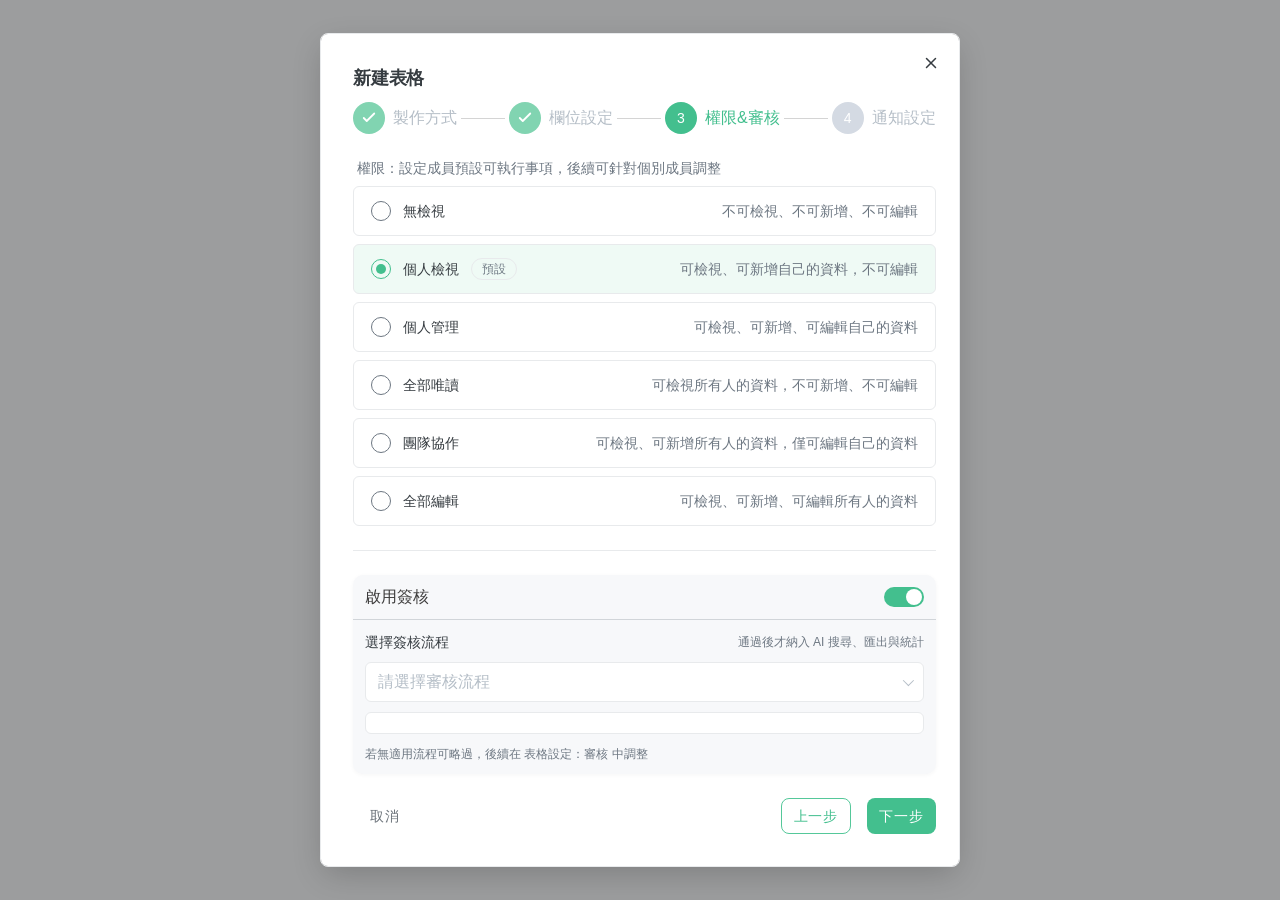
<file: docs/teamsync/approval-delivery/v3/prototype/teamsync-table-approval-step.html>
<!doctype html>
<html lang="zh-Hant">
<head>
  <meta charset="utf-8" />
  <meta name="viewport" content="width=device-width, initial-scale=1" />
  <title>TeamSync 新建表格 - 權限與審核</title>
  <style>
    :root {
      --page-dim: rgba(20, 23, 24, 0.42);
      --block-default: #ffffff;
      --block-muted: #f7f8fa;
      --block-brand: #81d4b1;
      --brand: #43bf8e;
      --brand-hover: #55c89a;
      --brand-soft: #effaf5;
      --text-primary: #141718;
      --text-secondary: #363c41;
      --text-tertiary: #6d7782;
      --text-placeholder: #b5bec7;
      --border: #e8eaec;
      --border-strong: #d1d5d9;
      --danger: #ef4444;
      --blue: #3b7cc4;
      --shadow-dialog: 0 10px 32px -4px rgba(0, 0, 0, 0.2);
      --shadow-module: 0 1px 4px rgba(0, 0, 0, 0.04);
    }

    * { box-sizing: border-box; }

    body {
      margin: 0;
      min-height: 100vh;
      display: grid;
      place-items: center;
      background: var(--page-dim);
      font-family: Inter, "Noto Sans TC", "PingFang TC", "Microsoft JhengHei", Arial, sans-serif;
      color: var(--text-secondary);
    }

    button, input, select { font: inherit; }

    .dialog {
      width: 640px;
      max-height: calc(100vh - 36px);
      overflow: auto;
      background: var(--block-default);
      border: 1px solid var(--border);
      border-radius: 8px;
      box-shadow: var(--shadow-dialog);
      padding: 32px;
      position: relative;
      display: grid;
      gap: 24px;
    }

    .close {
      position: absolute;
      right: 15px;
      top: 15px;
      width: 28px;
      height: 28px;
      border: 0;
      background: transparent;
      color: var(--text-secondary);
      display: grid;
      place-items: center;
      border-radius: 6px;
    }

    .close svg,
    .icon svg {
      width: 18px;
      height: 18px;
      stroke: currentColor;
      fill: none;
      stroke-width: 2;
      stroke-linecap: round;
      stroke-linejoin: round;
    }

    .title {
      margin: 0 0 12px;
      color: var(--text-secondary);
      font-size: 18px;
      line-height: 24px;
      font-weight: 600;
      letter-spacing: -0.25px;
    }

    .steps {
      display: flex;
      align-items: center;
      gap: 4px;
      min-width: 0;
    }

    .step {
      display: flex;
      align-items: center;
      gap: 8px;
      color: var(--text-placeholder);
      font-size: 16px;
      line-height: 24px;
      font-weight: 500;
      white-space: nowrap;
    }

    .step.active { color: var(--brand); }

    .step-dot {
      width: 32px;
      height: 32px;
      border-radius: 999px;
      display: grid;
      place-items: center;
      background: #d4dae3;
      color: white;
      font-size: 14px;
      line-height: 20px;
      font-weight: 400;
      flex: 0 0 auto;
    }

    .step.done .step-dot { background: var(--block-brand); }
    .step.active .step-dot { background: var(--brand); }

    .divider {
      width: 44px;
      height: 1px;
      background: #d4d4d4;
      flex: 0 0 auto;
    }

    .body {
      display: grid;
      gap: 24px;
    }

    .section {
      display: grid;
      gap: 8px;
    }

    .section-label {
      padding: 0 4px;
      font-size: 14px;
      line-height: 20px;
      color: var(--text-tertiary);
    }

    .permission-list {
      display: grid;
      gap: 8px;
    }

    .permission-row {
      min-height: 50px;
      border: 1px solid var(--border);
      border-radius: 6px;
      padding: 8px 17px;
      display: flex;
      align-items: center;
      justify-content: space-between;
      gap: 16px;
      background: #fff;
      color: var(--text-secondary);
      font-size: 14px;
      line-height: 24px;
    }

    .permission-row.selected {
      background: var(--brand-soft);
    }

    .permission-left {
      display: flex;
      align-items: center;
      gap: 12px;
      min-width: 0;
    }

    .radio {
      width: 20px;
      height: 20px;
      border-radius: 50%;
      border: 1.5px solid var(--text-tertiary);
      display: grid;
      place-items: center;
      flex: 0 0 auto;
    }

    .selected .radio {
      border-color: var(--brand);
    }

    .selected .radio:after {
      content: "";
      width: 10px;
      height: 10px;
      border-radius: 50%;
      background: var(--brand);
    }

    .pill {
      height: 22px;
      border: 1px solid var(--border);
      border-radius: 999px;
      padding: 2px 10px;
      color: var(--text-tertiary);
      font-size: 12px;
      line-height: 16px;
      font-weight: 500;
    }

    .permission-desc {
      color: var(--text-tertiary);
      line-height: 20px;
      text-align: right;
      white-space: nowrap;
    }

    .rule {
      height: 1px;
      background: var(--border);
    }

    .approval-card {
      border-radius: 10px;
      background: var(--block-muted);
      box-shadow: var(--shadow-module);
      overflow: hidden;
    }

    .approval-head {
      min-height: 44px;
      padding: 10px 12px;
      display: flex;
      align-items: center;
      justify-content: space-between;
      border-bottom: 1px solid var(--border-strong);
    }

    .approval-title {
      font-size: 16px;
      line-height: 24px;
      color: #3e3d3d;
      font-weight: 500;
    }

    .switch {
      width: 40px;
      height: 20px;
      border: 0;
      border-radius: 20px;
      background: var(--brand);
      position: relative;
      padding: 0;
    }

    .switch:after {
      content: "";
      position: absolute;
      right: 2px;
      top: 2px;
      width: 16px;
      height: 16px;
      border-radius: 50%;
      background: #fff;
    }

    .approval-body {
      padding: 12px;
      display: grid;
      gap: 12px;
    }

    .approval-note {
      color: var(--text-tertiary);
      font-size: 12px;
      line-height: 16px;
    }

    .flow-panel {
      display: grid;
      gap: 10px;
    }

    .flow-panel-head {
      display: flex;
      align-items: center;
      justify-content: space-between;
      gap: 16px;
    }

    .panel-title {
      color: var(--text-secondary);
      font-size: 14px;
      line-height: 20px;
      font-weight: 500;
    }

    .panel-copy {
      color: var(--text-tertiary);
      font-size: 12px;
      line-height: 16px;
      text-align: right;
    }

    .flow-list {
      display: grid;
      gap: 8px;
    }

    .flow-picker {
      position: relative;
      display: grid;
      gap: 8px;
    }

    .flow-select {
      width: 100%;
      min-height: 40px;
      padding: 0 12px;
      border: 1px solid var(--border);
      border-radius: 6px;
      background: #fff;
      color: var(--text-secondary);
      display: flex;
      align-items: center;
      justify-content: space-between;
      gap: 12px;
      text-align: left;
    }

    .flow-select.placeholder { color: var(--text-placeholder); }

    .flow-select-arrow {
      width: 8px;
      height: 8px;
      border-right: 1.5px solid currentColor;
      border-bottom: 1.5px solid currentColor;
      transform: rotate(45deg) translateY(-2px);
      flex: 0 0 auto;
    }

    .flow-picker.open .flow-select {
      border-color: var(--brand);
      box-shadow: 0 0 0 2px rgba(67, 191, 142, 0.12);
    }

    .flow-menu {
      position: absolute;
      top: 48px;
      left: 0;
      right: 0;
      z-index: 20;
      display: none;
      padding: 8px;
      border: 1px solid var(--border);
      border-radius: 6px;
      background: #fff;
      box-shadow: 0 8px 20px rgba(20, 23, 24, 0.12);
    }

    .flow-picker.open .flow-menu { display: grid; gap: 6px; }

    .flow-search {
      width: 100%;
      height: 36px;
      padding: 0 10px;
      border: 1px solid var(--border);
      border-radius: 6px;
      color: var(--text-secondary);
      outline: none;
    }

    .flow-search:focus { border-color: var(--brand); }

    .flow-results {
      max-height: 184px;
      overflow: auto;
      display: grid;
      gap: 2px;
    }

    .flow-result {
      width: 100%;
      min-height: 44px;
      padding: 6px 8px;
      border: 0;
      border-radius: 4px;
      background: transparent;
      color: var(--text-secondary);
      display: grid;
      gap: 2px;
      text-align: left;
    }

    .flow-result:hover,
    .flow-result.active { background: var(--brand-soft); }

    .flow-result strong { font-size: 14px; line-height: 20px; font-weight: 500; }
    .flow-result span { color: var(--text-tertiary); font-size: 12px; line-height: 16px; }

    .flow-empty {
      padding: 12px 8px;
      color: var(--text-tertiary);
      font-size: 12px;
      line-height: 16px;
      text-align: center;
    }

    .flow-summary-card { display: none; }
    .flow-summary-card.show { display: grid; }

    .approval-card { overflow: visible; }

    .flow-option {
      border: 1px solid var(--border);
      border-radius: 6px;
      padding: 10px;
      display: grid;
      gap: 6px;
      background: #fff;
      cursor: default;
    }

    .flow-option.selected {
      border-color: var(--brand);
      background: var(--brand-soft);
    }

    .flow-option-top {
      display: flex;
      align-items: center;
      justify-content: space-between;
      gap: 8px;
    }

    .flow-name {
      color: var(--text-secondary);
      font-size: 14px;
      line-height: 20px;
      font-weight: 500;
    }

    .flow-meta {
      color: var(--text-tertiary);
      font-size: 12px;
      line-height: 16px;
    }

    .flow-path {
      display: flex;
      align-items: center;
      gap: 6px;
      color: var(--text-secondary);
      font-size: 12px;
      line-height: 16px;
      flex-wrap: wrap;
    }

    .flow-chip {
      border: 1px solid var(--border);
      border-radius: 999px;
      padding: 2px 8px;
      background: #fff;
      color: var(--text-secondary);
    }

    .empty-state {
      padding: 16px;
      text-align: center;
      display: none;
      gap: 8px;
    }

    .empty-state.show {
      display: grid;
    }

    .empty-title {
      font-size: 14px;
      line-height: 20px;
      font-weight: 500;
      color: var(--text-secondary);
    }

    .empty-copy {
      color: var(--text-tertiary);
      font-size: 12px;
      line-height: 16px;
    }

    .footer {
      height: 36px;
      display: flex;
      align-items: center;
      justify-content: space-between;
    }

    .footer-actions {
      display: flex;
      gap: 16px;
      align-items: center;
    }

    .btn {
      min-width: 64px;
      height: 36px;
      border-radius: 8px;
      border: 0;
      padding: 4px 12px;
      font-size: 14px;
      line-height: 16px;
      font-weight: 400;
      letter-spacing: 0.84px;
      background: transparent;
      color: #6b7279;
    }

    .btn.outline {
      border: 1px solid var(--brand-hover);
      color: var(--brand);
      background: #fff;
    }

    .btn.primary {
      background: var(--brand);
      color: #fff;
    }

    @media (max-width: 720px) {
      body { place-items: stretch; }
      .dialog {
        width: 100%;
        min-height: 100vh;
        max-height: none;
        border-radius: 0;
      }
      .steps { overflow: auto; padding-bottom: 2px; }
      .permission-row {
        align-items: flex-start;
        flex-direction: column;
        gap: 6px;
      }
      .permission-desc { text-align: left; white-space: normal; }
      .flow-panel-head {
        align-items: flex-start;
        flex-direction: column;
        gap: 4px;
      }
      .panel-copy { text-align: left; }
    }
  </style>
</head>
<body>
  <main class="dialog">
    <button class="close" aria-label="關閉">
      <svg viewBox="0 0 24 24"><path d="M18 6 6 18"/><path d="m6 6 12 12"/></svg>
    </button>

    <header>
      <h1 class="title">新建表格</h1>
      <div class="steps">
        <div class="step done"><span class="step-dot"><svg viewBox="0 0 24 24" width="18" height="18"><path d="m5 12 4 4L19 6" stroke="currentColor" fill="none" stroke-width="2.4" stroke-linecap="round" stroke-linejoin="round"/></svg></span><span>製作方式</span></div>
        <div class="divider"></div>
        <div class="step done"><span class="step-dot"><svg viewBox="0 0 24 24" width="18" height="18"><path d="m5 12 4 4L19 6" stroke="currentColor" fill="none" stroke-width="2.4" stroke-linecap="round" stroke-linejoin="round"/></svg></span><span>欄位設定</span></div>
        <div class="divider"></div>
        <div class="step active"><span class="step-dot">3</span><span>權限&審核</span></div>
        <div class="divider"></div>
        <div class="step"><span class="step-dot">4</span><span>通知設定</span></div>
      </div>
    </header>

    <section class="body">
      <div class="section">
        <div class="section-label">權限：設定成員預設可執行事項，後續可針對個別成員調整</div>
        <div class="permission-list">
          <div class="permission-row">
            <div class="permission-left"><span class="radio"></span><span>無檢視</span></div>
            <div class="permission-desc">不可檢視、不可新增、不可編輯</div>
          </div>
          <div class="permission-row selected">
            <div class="permission-left"><span class="radio"></span><span>個人檢視</span><span class="pill">預設</span></div>
            <div class="permission-desc">可檢視、可新增自己的資料，不可編輯</div>
          </div>
          <div class="permission-row">
            <div class="permission-left"><span class="radio"></span><span>個人管理</span></div>
            <div class="permission-desc">可檢視、可新增、可編輯自己的資料</div>
          </div>
          <div class="permission-row">
            <div class="permission-left"><span class="radio"></span><span>全部唯讀</span></div>
            <div class="permission-desc">可檢視所有人的資料，不可新增、不可編輯</div>
          </div>
          <div class="permission-row">
            <div class="permission-left"><span class="radio"></span><span>團隊協作</span></div>
            <div class="permission-desc">可檢視、可新增所有人的資料，僅可編輯自己的資料</div>
          </div>
          <div class="permission-row">
            <div class="permission-left"><span class="radio"></span><span>全部編輯</span></div>
            <div class="permission-desc">可檢視、可新增、可編輯所有人的資料</div>
          </div>
        </div>
      </div>

      <div class="rule"></div>

      <div class="section">
        <div class="approval-card">
          <div class="approval-head">
            <div class="approval-title">啟用簽核</div>
            <button class="switch" aria-label="啟用簽核"></button>
          </div>
          <div class="approval-body">
            <div class="flow-panel" id="flowPanel">
              <div class="flow-panel-head">
                <div class="panel-title">選擇簽核流程</div>
                <div class="panel-copy">通過後才納入 AI 搜尋、匯出與統計</div>
              </div>
              <div class="flow-picker" id="flowPicker">
                <button class="flow-select placeholder" id="flowSelect" type="button" aria-haspopup="listbox" aria-expanded="false">
                  <span id="flowSelectLabel">請選擇審核流程</span>
                  <span class="flow-select-arrow" aria-hidden="true"></span>
                </button>
                <div class="flow-menu" id="flowMenu">
                  <input class="flow-search" id="flowSearch" type="search" placeholder="搜尋流程名稱或關卡" aria-label="搜尋審核流程" />
                  <div class="flow-results" id="flowResults" role="listbox"></div>
                </div>
              </div>
              <div class="flow-option flow-summary-card" id="selectedFlowCard"></div>
              <div class="empty-state" id="emptyState">
                <div class="empty-title">尚未建立簽核流程</div>
                <div class="empty-copy">可先略過此步驟。稍後到「簽核流程設定」建立流程，再回到表格設定套用。</div>
              </div>
            </div>
            <div class="approval-note">若無適用流程可略過，後續在 表格設定：審核 中調整</div>
          </div>
        </div>
      </div>
    </section>

    <footer class="footer">
      <button class="btn">取消</button>
      <div class="footer-actions">
        <button class="btn outline">上一步</button>
        <button class="btn primary">下一步</button>
      </div>
    </footer>
  </main>

  <script>
    const flows = [
      { id: "leave", name: "請假簽核流程", path: ["主管", "人資"], detail: "2 關｜任一 HR 通過即可", usage: "已套用 2 張表格｜2026/05/28 更新" },
      { id: "expense", name: "報帳簽核流程", path: ["主管", "財務", "會計"], detail: "3 關｜財務群組任一人通過", usage: "已套用 4 張表格｜2026/06/10 更新" },
      { id: "purchase", name: "設備採購流程", path: ["部門主管", "行政採購"], detail: "2 關｜所有人核可", usage: "已套用 1 張表格｜2026/06/08 更新" },
      { id: "customer", name: "客服升級審核流程", path: ["客服主管", "營運"], detail: "2 關｜任一人核可", usage: "尚未套用｜2026/06/02 更新" }
    ];

    const flowPicker = document.getElementById("flowPicker");
    const flowSelect = document.getElementById("flowSelect");
    const flowSearch = document.getElementById("flowSearch");
    const flowResults = document.getElementById("flowResults");
    const selectedFlowCard = document.getElementById("selectedFlowCard");
    let selectedFlowId = "";

    function renderFlowResults() {
      const keyword = flowSearch.value.trim().toLowerCase();
      const visible = flows.filter(flow => [flow.name, ...flow.path].join(" ").toLowerCase().includes(keyword));
      flowResults.innerHTML = visible.length ? visible.map(flow => `
        <button class="flow-result ${flow.id === selectedFlowId ? "active" : ""}" type="button" data-flow-id="${flow.id}" role="option" aria-selected="${flow.id === selectedFlowId}">
          <strong>${flow.name}</strong>
          <span>${flow.path.join(" → ")} · ${flow.detail}</span>
        </button>
      `).join("") : '<div class="flow-empty">找不到符合的審核流程</div>';
    }

    function selectFlow(id) {
      const flow = flows.find(item => item.id === id);
      if (!flow) return;
      selectedFlowId = id;
      document.getElementById("flowSelectLabel").textContent = flow.name;
      flowSelect.classList.remove("placeholder");
      selectedFlowCard.innerHTML = `
        <div class="flow-option-top">
          <div class="flow-name">${flow.name}</div>
          <span class="pill">啟用中</span>
        </div>
        <div class="flow-path">${flow.path.map(stage => `<span class="flow-chip">${stage}</span>`).join("<span>→</span>")}<span class="flow-meta">${flow.detail}</span></div>
        <div class="flow-meta">${flow.usage}</div>
      `;
      selectedFlowCard.classList.add("show");
      flowPicker.classList.remove("open");
      flowSelect.setAttribute("aria-expanded", "false");
      flowSearch.value = "";
      renderFlowResults();
    }

    flowSelect.addEventListener("click", () => {
      const open = flowPicker.classList.toggle("open");
      flowSelect.setAttribute("aria-expanded", String(open));
      renderFlowResults();
      if (open) requestAnimationFrame(() => flowSearch.focus());
    });
    flowSearch.addEventListener("input", renderFlowResults);
    flowResults.addEventListener("click", event => {
      const option = event.target.closest("[data-flow-id]");
      if (option) selectFlow(option.dataset.flowId);
    });
    document.addEventListener("click", event => {
      if (!event.target.closest("#flowPicker")) {
        flowPicker.classList.remove("open");
        flowSelect.setAttribute("aria-expanded", "false");
      }
    });
    document.addEventListener("keydown", event => {
      if (event.key === "Escape") {
        flowPicker.classList.remove("open");
        flowSelect.setAttribute("aria-expanded", "false");
        flowSelect.focus();
      }
    });
    renderFlowResults();
  </script>
</body>
</html>
</file>
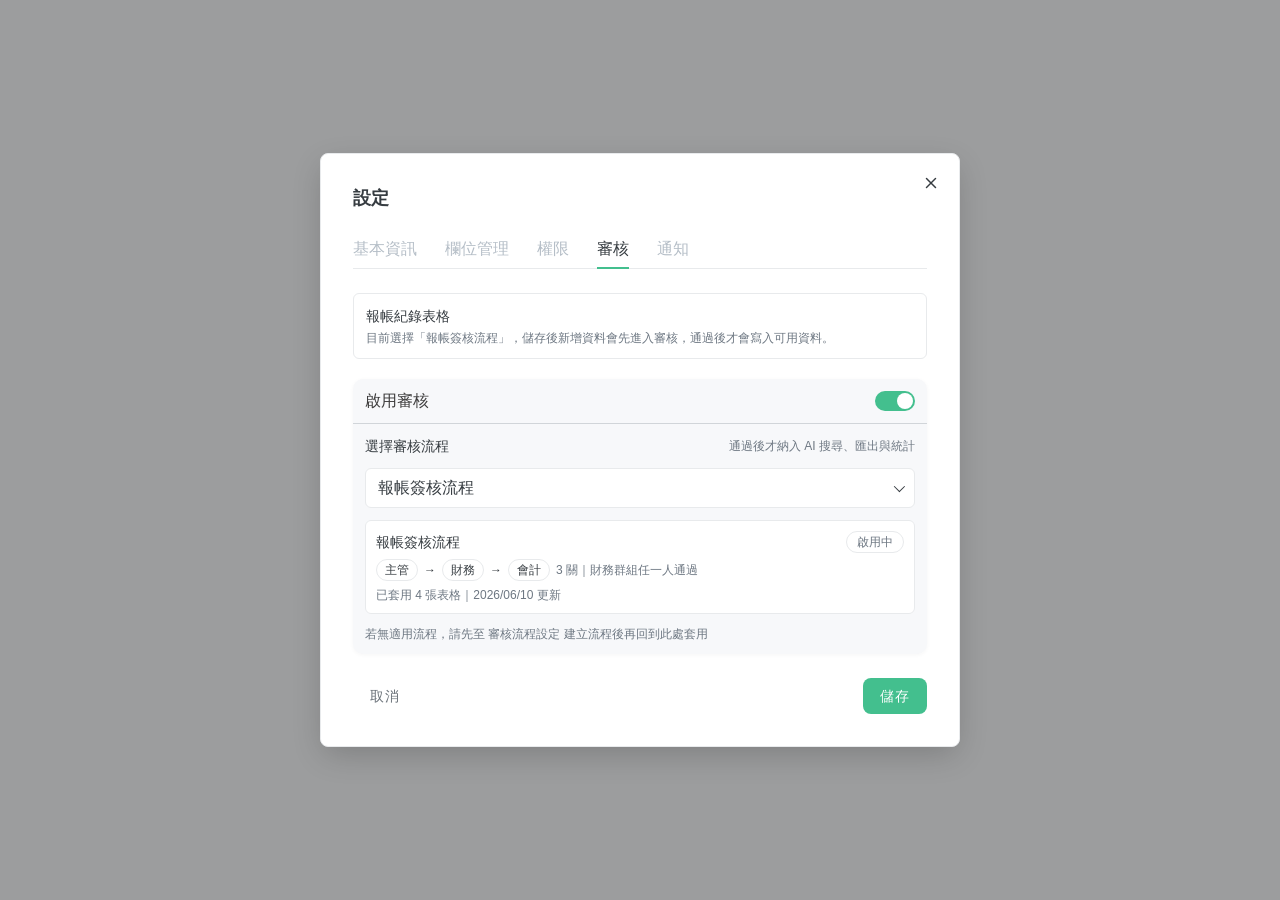
<file: docs/teamsync/approval-delivery/v3/prototype/teamsync-table-settings-approval.html>
<!doctype html>
<html lang="zh-Hant">
<head>
  <meta charset="utf-8" />
  <meta name="viewport" content="width=device-width, initial-scale=1" />
  <title>TeamSync 表格設定 - 審核</title>
  <style>
    :root {
      --page-dim: rgba(20, 23, 24, 0.42);
      --block-default: #ffffff;
      --block-muted: #f7f8fa;
      --brand: #43bf8e;
      --brand-soft: #effaf5;
      --text-primary: #141718;
      --text-secondary: #363c41;
      --text-tertiary: #6d7782;
      --text-placeholder: #b5bec7;
      --border: #e8eaec;
      --border-strong: #d1d5d9;
      --shadow-dialog: 0 10px 32px -4px rgba(0, 0, 0, 0.2);
      --shadow-module: 0 1px 4px rgba(0, 0, 0, 0.04);
    }

    * { box-sizing: border-box; }

    body {
      margin: 0;
      min-height: 100vh;
      display: grid;
      place-items: center;
      background: var(--page-dim);
      font-family: Inter, "Noto Sans TC", "PingFang TC", "Microsoft JhengHei", Arial, sans-serif;
      color: var(--text-secondary);
    }

    button { font: inherit; }

    .dialog {
      width: 640px;
      max-height: calc(100vh - 36px);
      overflow: auto;
      background: var(--block-default);
      border: 1px solid var(--border);
      border-radius: 8px;
      box-shadow: var(--shadow-dialog);
      padding: 32px;
      position: relative;
      display: grid;
      gap: 24px;
    }

    .close {
      position: absolute;
      right: 15px;
      top: 15px;
      width: 28px;
      height: 28px;
      border: 0;
      background: transparent;
      color: var(--text-secondary);
      display: grid;
      place-items: center;
      border-radius: 6px;
    }

    svg {
      width: 18px;
      height: 18px;
      stroke: currentColor;
      fill: none;
      stroke-width: 2;
      stroke-linecap: round;
      stroke-linejoin: round;
    }

    .title {
      margin: 0 0 20px;
      color: var(--text-secondary);
      font-size: 18px;
      line-height: 24px;
      font-weight: 600;
      letter-spacing: -0.25px;
    }

    .tabs {
      display: flex;
      gap: 28px;
      align-items: center;
      border-bottom: 1px solid var(--border);
    }

    .tab {
      height: 38px;
      border: 0;
      background: transparent;
      color: var(--text-placeholder);
      font-size: 16px;
      line-height: 24px;
      font-weight: 400;
      padding: 0;
      position: relative;
    }

    .tab.active {
      color: var(--text-secondary);
      font-weight: 500;
    }

    .tab.active:after {
      content: "";
      position: absolute;
      left: 0;
      right: 0;
      bottom: -1px;
      height: 2px;
      background: var(--brand);
    }

    .body {
      display: grid;
      gap: 20px;
    }

    .setting-summary {
      border: 1px solid var(--border);
      border-radius: 6px;
      padding: 12px;
      display: grid;
      gap: 4px;
      background: #fff;
    }

    .summary-title {
      font-size: 14px;
      line-height: 20px;
      font-weight: 500;
      color: var(--text-secondary);
    }

    .summary-copy {
      font-size: 12px;
      line-height: 16px;
      color: var(--text-tertiary);
    }

    .approval-card {
      border-radius: 10px;
      background: var(--block-muted);
      box-shadow: var(--shadow-module);
      overflow: hidden;
    }

    .approval-head {
      min-height: 44px;
      padding: 10px 12px;
      display: flex;
      align-items: center;
      justify-content: space-between;
      border-bottom: 1px solid var(--border-strong);
    }

    .approval-title {
      font-size: 16px;
      line-height: 24px;
      color: #3e3d3d;
      font-weight: 500;
    }

    .switch {
      width: 40px;
      height: 20px;
      border: 0;
      border-radius: 20px;
      background: var(--brand);
      position: relative;
      padding: 0;
    }

    .switch:after {
      content: "";
      position: absolute;
      right: 2px;
      top: 2px;
      width: 16px;
      height: 16px;
      border-radius: 50%;
      background: #fff;
    }

    .approval-body {
      padding: 12px;
      display: grid;
      gap: 12px;
    }

    .flow-head {
      display: flex;
      align-items: center;
      justify-content: space-between;
      gap: 16px;
    }

    .flow-title {
      font-size: 14px;
      line-height: 20px;
      font-weight: 500;
      color: var(--text-secondary);
    }

    .flow-copy {
      color: var(--text-tertiary);
      font-size: 12px;
      line-height: 16px;
      text-align: right;
    }

    .flow-list {
      display: grid;
      gap: 8px;
    }

    .flow-picker {
      position: relative;
      display: grid;
      gap: 8px;
    }

    .flow-select {
      width: 100%;
      min-height: 40px;
      padding: 0 12px;
      border: 1px solid var(--border);
      border-radius: 6px;
      background: #fff;
      color: var(--text-secondary);
      display: flex;
      align-items: center;
      justify-content: space-between;
      gap: 12px;
      text-align: left;
    }

    .flow-select-arrow {
      width: 8px;
      height: 8px;
      border-right: 1.5px solid currentColor;
      border-bottom: 1.5px solid currentColor;
      transform: rotate(45deg) translateY(-2px);
      flex: 0 0 auto;
    }

    .flow-picker.open .flow-select {
      border-color: var(--brand);
      box-shadow: 0 0 0 2px rgba(67, 191, 142, 0.12);
    }

    .flow-menu {
      position: absolute;
      top: 48px;
      left: 0;
      right: 0;
      z-index: 20;
      display: none;
      padding: 8px;
      border: 1px solid var(--border);
      border-radius: 6px;
      background: #fff;
      box-shadow: 0 8px 20px rgba(20, 23, 24, 0.12);
    }

    .flow-picker.open .flow-menu { display: grid; gap: 6px; }

    .flow-search {
      width: 100%;
      height: 36px;
      padding: 0 10px;
      border: 1px solid var(--border);
      border-radius: 6px;
      color: var(--text-secondary);
      outline: none;
    }

    .flow-search:focus { border-color: var(--brand); }

    .flow-results {
      max-height: 184px;
      overflow: auto;
      display: grid;
      gap: 2px;
    }

    .flow-result {
      width: 100%;
      min-height: 44px;
      padding: 6px 8px;
      border: 0;
      border-radius: 4px;
      background: transparent;
      color: var(--text-secondary);
      display: grid;
      gap: 2px;
      text-align: left;
    }

    .flow-result:hover,
    .flow-result.active { background: var(--brand-soft); }

    .flow-result strong { font-size: 14px; line-height: 20px; font-weight: 500; }
    .flow-result span { color: var(--text-tertiary); font-size: 12px; line-height: 16px; }
    .flow-empty { padding: 12px 8px; color: var(--text-tertiary); font-size: 12px; line-height: 16px; text-align: center; }
    .flow-summary-card { display: none; }
    .flow-summary-card.show { display: grid; }
    .approval-card { overflow: visible; }

    .flow-option {
      border: 1px solid var(--border);
      border-radius: 6px;
      padding: 10px;
      display: grid;
      gap: 6px;
      background: #fff;
      cursor: default;
    }

    .flow-option.selected {
      border-color: var(--brand);
      background: var(--brand-soft);
    }

    .flow-option-top {
      display: flex;
      align-items: center;
      justify-content: space-between;
      gap: 8px;
    }

    .flow-name {
      color: var(--text-secondary);
      font-size: 14px;
      line-height: 20px;
      font-weight: 500;
    }

    .pill {
      height: 22px;
      border: 1px solid var(--border);
      border-radius: 999px;
      padding: 2px 10px;
      color: var(--text-tertiary);
      background: #fff;
      font-size: 12px;
      line-height: 16px;
      font-weight: 500;
    }

    .flow-path {
      display: flex;
      align-items: center;
      gap: 6px;
      color: var(--text-secondary);
      font-size: 12px;
      line-height: 16px;
      flex-wrap: wrap;
    }

    .flow-chip {
      border: 1px solid var(--border);
      border-radius: 999px;
      padding: 2px 8px;
      background: #fff;
      color: var(--text-secondary);
    }

    .flow-meta,
    .approval-note {
      color: var(--text-tertiary);
      font-size: 12px;
      line-height: 16px;
    }

    .footer {
      height: 36px;
      display: flex;
      align-items: center;
      justify-content: space-between;
    }

    .footer-actions {
      display: flex;
      gap: 16px;
      align-items: center;
    }

    .btn {
      min-width: 64px;
      height: 36px;
      border-radius: 8px;
      border: 0;
      padding: 4px 12px;
      font-size: 14px;
      line-height: 16px;
      font-weight: 400;
      letter-spacing: 0.84px;
      background: transparent;
      color: #6b7279;
    }

    .btn.primary {
      background: var(--brand);
      color: #fff;
    }

    @media (max-width: 720px) {
      body { place-items: stretch; }
      .dialog {
        width: 100%;
        min-height: 100vh;
        max-height: none;
        border-radius: 0;
      }
      .tabs {
        gap: 20px;
        overflow: auto;
        padding-bottom: 1px;
      }
      .flow-head {
        align-items: flex-start;
        flex-direction: column;
        gap: 4px;
      }
      .flow-copy { text-align: left; }
    }
  </style>
</head>
<body>
  <main class="dialog">
    <button class="close" aria-label="關閉">
      <svg viewBox="0 0 24 24"><path d="M18 6 6 18"/><path d="m6 6 12 12"/></svg>
    </button>

    <header>
      <h1 class="title">設定</h1>
      <nav class="tabs" aria-label="表格設定">
        <button class="tab">基本資訊</button>
        <button class="tab">欄位管理</button>
        <button class="tab">權限</button>
        <button class="tab active">審核</button>
        <button class="tab">通知</button>
      </nav>
    </header>

    <section class="body">
      <div class="setting-summary">
        <div class="summary-title">報帳紀錄表格</div>
        <div class="summary-copy" id="summaryCopy">目前套用「報帳簽核流程」，新增資料會先進入審核，通過後才會寫入可用資料。</div>
      </div>

      <div class="approval-card">
        <div class="approval-head">
          <div class="approval-title">啟用審核</div>
          <button class="switch" aria-label="啟用審核"></button>
        </div>
        <div class="approval-body">
          <div class="flow-head">
            <div class="flow-title">選擇審核流程</div>
            <div class="flow-copy">通過後才納入 AI 搜尋、匯出與統計</div>
          </div>

          <div class="flow-picker" id="flowPicker">
            <button class="flow-select" id="flowSelect" type="button" aria-haspopup="listbox" aria-expanded="false">
              <span id="flowSelectLabel">報帳簽核流程</span>
              <span class="flow-select-arrow" aria-hidden="true"></span>
            </button>
            <div class="flow-menu" id="flowMenu">
              <input class="flow-search" id="flowSearch" type="search" placeholder="搜尋流程名稱或關卡" aria-label="搜尋審核流程" />
              <div class="flow-results" id="flowResults" role="listbox"></div>
            </div>
          </div>
          <div class="flow-option flow-summary-card show" id="selectedFlowCard"></div>

          <div class="approval-note">若無適用流程，請先至 審核流程設定 建立流程後再回到此處套用</div>
        </div>
      </div>
    </section>

    <footer class="footer">
      <button class="btn">取消</button>
      <div class="footer-actions">
        <button class="btn primary">儲存</button>
      </div>
    </footer>
  </main>

  <script>
    const flows = [
      { id: "leave", name: "請假簽核流程", path: ["主管", "人資"], detail: "2 關｜任一 HR 通過即可", usage: "已套用 2 張表格｜2026/05/28 更新" },
      { id: "expense", name: "報帳簽核流程", path: ["主管", "財務", "會計"], detail: "3 關｜財務群組任一人通過", usage: "已套用 4 張表格｜2026/06/10 更新" },
      { id: "purchase", name: "設備採購流程", path: ["部門主管", "行政採購"], detail: "2 關｜所有人核可", usage: "已套用 1 張表格｜2026/06/08 更新" },
      { id: "customer", name: "客服升級審核流程", path: ["客服主管", "營運"], detail: "2 關｜任一人核可", usage: "尚未套用｜2026/06/02 更新" }
    ];

    const flowPicker = document.getElementById("flowPicker");
    const flowSelect = document.getElementById("flowSelect");
    const flowSearch = document.getElementById("flowSearch");
    const flowResults = document.getElementById("flowResults");
    const selectedFlowCard = document.getElementById("selectedFlowCard");
    let selectedFlowId = "expense";

    function renderFlowResults() {
      const keyword = flowSearch.value.trim().toLowerCase();
      const visible = flows.filter(flow => [flow.name, ...flow.path].join(" ").toLowerCase().includes(keyword));
      flowResults.innerHTML = visible.length ? visible.map(flow => `
        <button class="flow-result ${flow.id === selectedFlowId ? "active" : ""}" type="button" data-flow-id="${flow.id}" role="option" aria-selected="${flow.id === selectedFlowId}">
          <strong>${flow.name}</strong>
          <span>${flow.path.join(" → ")} · ${flow.detail}</span>
        </button>
      `).join("") : '<div class="flow-empty">找不到符合的審核流程</div>';
    }

    function selectFlow(id) {
      const flow = flows.find(item => item.id === id);
      if (!flow) return;
      selectedFlowId = id;
      document.getElementById("flowSelectLabel").textContent = flow.name;
      document.getElementById("summaryCopy").textContent = `目前選擇「${flow.name}」，儲存後新增資料會先進入審核，通過後才會寫入可用資料。`;
      selectedFlowCard.innerHTML = `
        <div class="flow-option-top">
          <div class="flow-name">${flow.name}</div>
          <span class="pill">啟用中</span>
        </div>
        <div class="flow-path">${flow.path.map(stage => `<span class="flow-chip">${stage}</span>`).join("<span>→</span>")}<span class="flow-meta">${flow.detail}</span></div>
        <div class="flow-meta">${flow.usage}</div>
      `;
      selectedFlowCard.classList.add("show");
      flowPicker.classList.remove("open");
      flowSelect.setAttribute("aria-expanded", "false");
      flowSearch.value = "";
      renderFlowResults();
    }

    flowSelect.addEventListener("click", () => {
      const open = flowPicker.classList.toggle("open");
      flowSelect.setAttribute("aria-expanded", String(open));
      renderFlowResults();
      if (open) requestAnimationFrame(() => flowSearch.focus());
    });
    flowSearch.addEventListener("input", renderFlowResults);
    flowResults.addEventListener("click", event => {
      const option = event.target.closest("[data-flow-id]");
      if (option) selectFlow(option.dataset.flowId);
    });
    document.addEventListener("click", event => {
      if (!event.target.closest("#flowPicker")) {
        flowPicker.classList.remove("open");
        flowSelect.setAttribute("aria-expanded", "false");
      }
    });
    document.addEventListener("keydown", event => {
      if (event.key === "Escape") {
        flowPicker.classList.remove("open");
        flowSelect.setAttribute("aria-expanded", "false");
        flowSelect.focus();
      }
    });
    renderFlowResults();
    selectFlow("expense");
  </script>
</body>
</html>
</file>
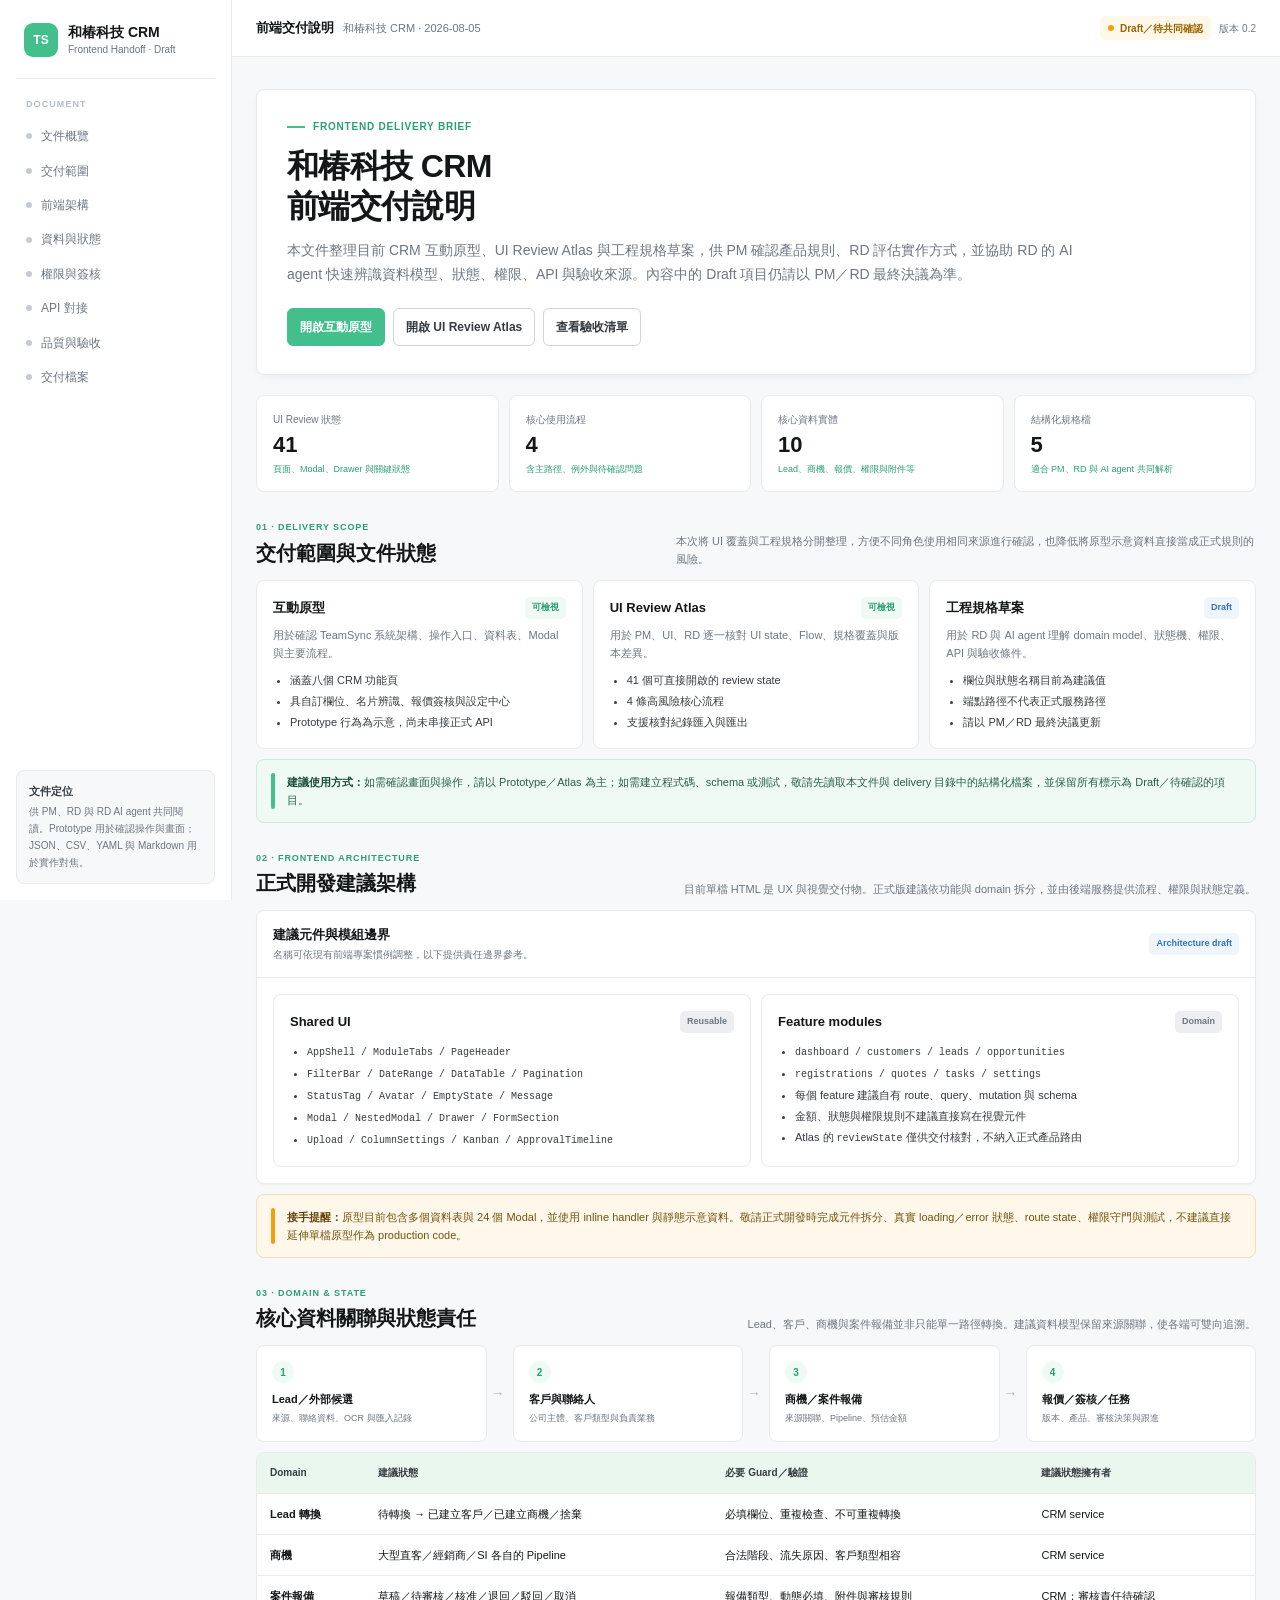
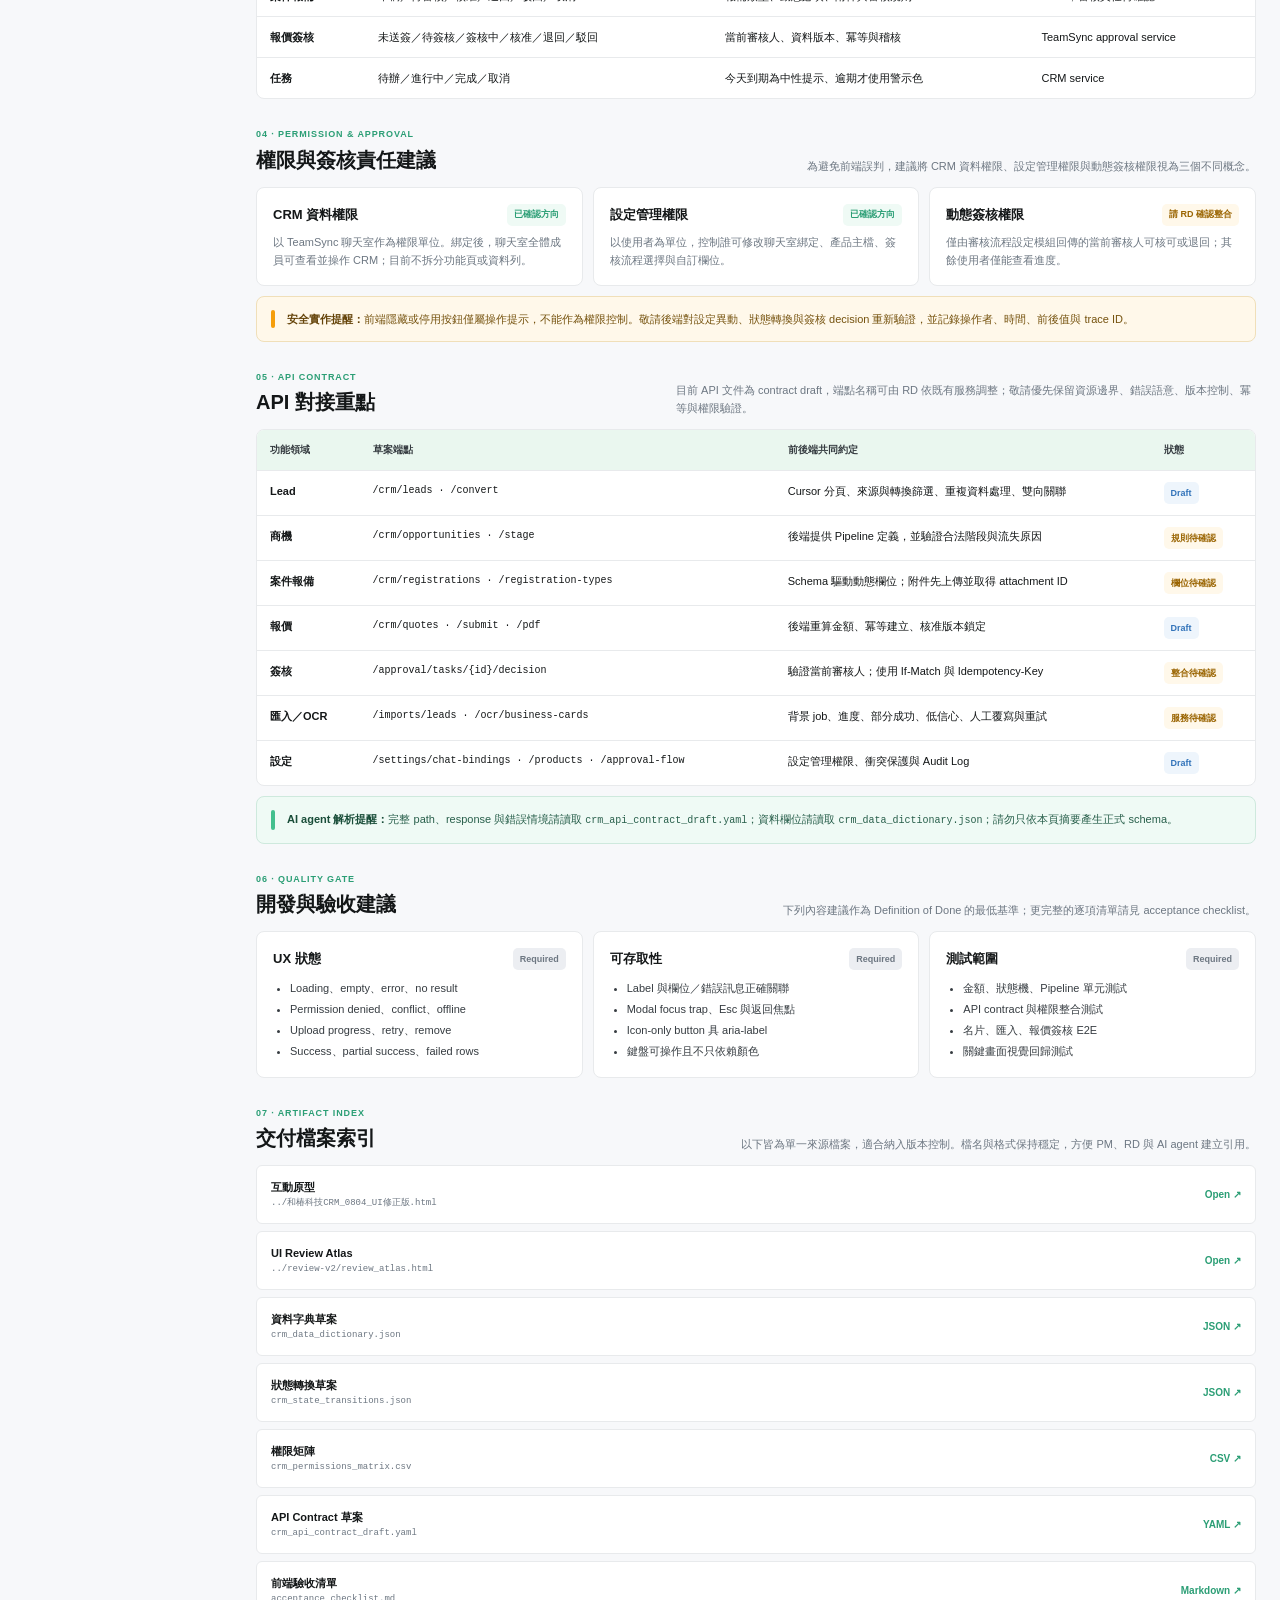
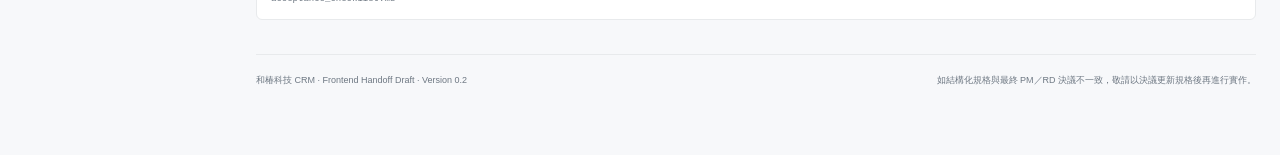
<file: docs/teamsync/hechun-crm/v2/delivery/CRM_frontend_handoff.html>
<!doctype html>
<html lang="zh-Hant">
<head>
  <meta charset="utf-8">
  <meta name="viewport" content="width=device-width,initial-scale=1">
  <meta name="description" content="和椿科技 CRM 前端交付說明，供 PM、RD 與 RD AI agent 共同檢視。">
  <title>和椿科技 CRM｜前端交付說明</title>
  <style>
    /* TeamSync semantic tokens */
    :root{
      --color-bg-page:#f7f8fa;
      --color-bg-raised:#eceef2;
      --color-bg-panel:#fff;
      --color-bg-brand-soft:#effaf5;
      --color-bg-info-soft:#eef5fc;
      --color-bg-warning-soft:#fff8ea;
      --color-text-primary:#141718;
      --color-text-secondary:#363c41;
      --color-text-tertiary:#6d7782;
      --color-text-placeholder:#b5bec7;
      --color-text-brand:#2b9e75;
      --color-border:#e8eaec;
      --color-border-strong:#d1d5d9;
      --color-brand:#43bf8e;
      --color-brand-hover:#2b9e75;
      --color-info:#3374ba;
      --color-warning:#9a6400;
      --color-error:#c53b3b;
      --shadow-panel:0 4px 12px -4px rgba(20,23,24,.08);
      --radius-sm:6px;
      --radius-md:8px;
      --sidebar-width:232px;
      --content-width:1240px;
    }

    *{box-sizing:border-box}
    html{scroll-behavior:smooth}
    body{
      margin:0;
      background:var(--color-bg-page);
      color:var(--color-text-primary);
      font-family:Inter,-apple-system,BlinkMacSystemFont,"Segoe UI","Noto Sans TC",sans-serif;
      font-size:14px;
      line-height:1.7;
      -webkit-font-smoothing:antialiased;
    }
    a{color:inherit;text-decoration:none}
    button,input,select,textarea{font:inherit}
    :focus-visible{outline:2px solid var(--color-brand);outline-offset:2px}

    .app{display:grid;grid-template-columns:var(--sidebar-width) minmax(0,1fr);min-height:100vh}
    .sidebar{
      position:sticky;
      top:0;
      height:100vh;
      display:flex;
      flex-direction:column;
      padding:22px 16px 16px;
      border-right:1px solid var(--color-border);
      background:var(--color-bg-panel);
    }
    .brand{display:flex;align-items:center;gap:10px;padding:0 8px 20px;border-bottom:1px solid var(--color-border)}
    .brand-mark{display:grid;place-items:center;width:34px;height:34px;border-radius:9px;background:var(--color-brand);color:#fff;font-size:12px;font-weight:700}
    .brand-copy strong{display:block;font-size:14px;line-height:20px}
    .brand-copy span{display:block;color:var(--color-text-tertiary);font-size:10px;line-height:16px}
    .nav{margin-top:18px}
    .nav-label{padding:0 10px 7px;color:var(--color-text-placeholder);font-size:9px;font-weight:700;letter-spacing:.12em;text-transform:uppercase}
    .nav a{display:flex;align-items:center;gap:9px;min-height:34px;padding:7px 10px;border-radius:var(--radius-sm);color:var(--color-text-tertiary);font-size:12px}
    .nav a:hover{background:var(--color-bg-brand-soft);color:var(--color-text-brand)}
    .nav-dot{width:6px;height:6px;border-radius:50%;background:#c4cbd1}
    .nav a:hover .nav-dot{background:var(--color-brand)}
    .sidebar-note{margin-top:auto;padding:12px;border:1px solid var(--color-border);border-radius:var(--radius-md);background:var(--color-bg-page);color:var(--color-text-tertiary);font-size:10px;line-height:17px}
    .sidebar-note strong{display:block;margin-bottom:3px;color:var(--color-text-secondary);font-size:11px}

    .main{min-width:0}
    .topbar{border-bottom:1px solid var(--color-border);background:rgba(255,255,255,.96)}
    .topbar-inner{width:min(var(--content-width),calc(100% - 48px));margin:auto;display:flex;align-items:center;justify-content:space-between;gap:20px;min-height:56px}
    .document-title{display:flex;align-items:center;gap:9px;font-size:13px;font-weight:600}
    .document-title span{color:var(--color-text-tertiary);font-size:11px;font-weight:400}
    .topbar-meta{display:flex;align-items:center;gap:8px;color:var(--color-text-tertiary);font-size:10px}
    .status-chip{display:inline-flex;align-items:center;gap:6px;min-height:24px;padding:3px 8px;border-radius:5px;background:var(--color-bg-warning-soft);color:var(--color-warning);font-weight:600}
    .status-chip:before{content:"";width:6px;height:6px;border-radius:50%;background:#f59e0b}

    .content{width:min(var(--content-width),calc(100% - 48px));margin:0 auto;padding:32px 0 72px}
    .hero{display:block;margin-bottom:20px}
    .hero-main{border:1px solid var(--color-border);border-radius:var(--radius-md);background:var(--color-bg-panel);box-shadow:var(--shadow-panel)}
    .hero-main{padding:28px 30px}
    .eyebrow{display:flex;align-items:center;gap:8px;margin-bottom:11px;color:var(--color-text-brand);font-size:10px;font-weight:700;letter-spacing:.08em;text-transform:uppercase}
    .eyebrow:before{content:"";width:18px;height:2px;background:var(--color-brand)}
    h1{max-width:760px;margin:0;font-size:32px;line-height:40px;letter-spacing:-.02em}
    .hero-summary{max-width:800px;margin:12px 0 0;color:var(--color-text-tertiary);font-size:14px;line-height:24px}
    .hero-actions{display:flex;flex-wrap:wrap;gap:8px;margin-top:22px}
    .btn{display:inline-flex;align-items:center;justify-content:center;gap:6px;min-height:34px;padding:8px 12px;border:1px solid var(--color-border-strong);border-radius:var(--radius-sm);background:#fff;color:var(--color-text-secondary);font-size:12px;font-weight:600}
    .btn:hover{border-color:var(--color-brand);color:var(--color-text-brand)}
    .btn-primary{border-color:var(--color-brand);background:var(--color-brand);color:#fff}
    .btn-primary:hover{border-color:var(--color-brand-hover);background:var(--color-brand-hover);color:#fff}
    .summary-grid{display:grid;grid-template-columns:repeat(4,minmax(0,1fr));gap:10px;margin-bottom:28px}
    .metric{padding:15px 16px;border:1px solid var(--color-border);border-radius:var(--radius-md);background:#fff}
    .metric-label{display:block;color:var(--color-text-tertiary);font-size:10px}
    .metric-value{display:block;margin-top:2px;font-size:22px;font-weight:600;line-height:30px}
    .metric-note{display:block;margin-top:2px;color:var(--color-text-brand);font-size:9px;line-height:14px}

    .section{scroll-margin-top:16px;margin-top:28px}
    .section-header{display:flex;align-items:end;justify-content:space-between;gap:24px;margin-bottom:12px}
    .section-index{display:block;color:var(--color-text-brand);font-size:9px;font-weight:700;letter-spacing:.1em;text-transform:uppercase}
    .section h2{margin:2px 0 0;font-size:20px;line-height:30px}
    .section-description{max-width:580px;margin:0;color:var(--color-text-tertiary);font-size:11px;line-height:18px}
    .panel{border:1px solid var(--color-border);border-radius:var(--radius-md);background:#fff;box-shadow:0 1px 2px rgba(20,23,24,.025)}
    .panel-header{display:flex;align-items:center;justify-content:space-between;gap:16px;padding:14px 16px;border-bottom:1px solid var(--color-border)}
    .panel-header h3{margin:0;font-size:13px;line-height:20px}
    .panel-header p{margin:2px 0 0;color:var(--color-text-tertiary);font-size:10px;line-height:16px}
    .panel-body{padding:16px}
    .grid-2{display:grid;grid-template-columns:repeat(2,minmax(0,1fr));gap:10px}
    .grid-3{display:grid;grid-template-columns:repeat(3,minmax(0,1fr));gap:10px}
    .brief-card{padding:16px;border:1px solid var(--color-border);border-radius:var(--radius-md);background:#fff}
    .brief-card-header{display:flex;align-items:center;justify-content:space-between;gap:12px;margin-bottom:7px}
    .brief-card h3{margin:0;font-size:13px;line-height:20px}
    .brief-card p{margin:0;color:var(--color-text-tertiary);font-size:11px;line-height:18px}
    .brief-card ul{margin:9px 0 0;padding-left:17px;color:var(--color-text-secondary);font-size:11px;line-height:19px}
    .brief-card li+li{margin-top:2px}
    .tag{display:inline-flex;align-items:center;min-height:22px;padding:2px 7px;border-radius:5px;background:var(--color-bg-raised);color:var(--color-text-tertiary);font-size:9px;font-weight:600;white-space:nowrap}
    .tag-ready{background:var(--color-bg-brand-soft);color:var(--color-text-brand)}
    .tag-draft{background:var(--color-bg-info-soft);color:var(--color-info)}
    .tag-confirm{background:var(--color-bg-warning-soft);color:var(--color-warning)}

    .callout{display:grid;grid-template-columns:4px 1fr;gap:12px;margin-top:10px;padding:13px 14px;border:1px solid #cee9dd;border-radius:var(--radius-md);background:var(--color-bg-brand-soft);color:#285f4b;font-size:11px;line-height:18px}
    .callout:before{content:"";border-radius:2px;background:var(--color-brand)}
    .callout strong{color:#194d39}
    .callout-warning{border-color:#f0dfb9;background:var(--color-bg-warning-soft);color:#75520e}
    .callout-warning:before{background:#f59e0b}
    .callout-warning strong{color:#65440a}

    .table-wrap{overflow:auto;border:1px solid var(--color-border);border-radius:var(--radius-md);background:#fff}
    table{width:100%;min-width:820px;border-collapse:collapse}
    th,td{padding:11px 13px;border-bottom:1px solid var(--color-border);text-align:left;vertical-align:top;font-size:11px;line-height:18px}
    th{background:#eaf7ef;color:var(--color-text-secondary);font-size:10px;font-weight:600;white-space:nowrap}
    tr:last-child td{border-bottom:0}
    td:first-child{font-weight:600}
    .cell-secondary{color:var(--color-text-tertiary)}
    .code{font-family:"SFMono-Regular",Consolas,monospace;font-size:10px}

    .flow{display:grid;grid-template-columns:repeat(4,minmax(0,1fr));gap:26px}
    .flow-step{position:relative;padding:15px;border:1px solid var(--color-border);border-radius:var(--radius-md);background:#fff}
    .flow-step:not(:last-child):after{content:"→";position:absolute;right:-19px;top:50%;transform:translateY(-50%);color:#aab3ba;font-weight:700}
    .flow-number{display:grid;place-items:center;width:22px;height:22px;margin-bottom:7px;border-radius:50%;background:var(--color-bg-brand-soft);color:var(--color-text-brand);font-size:10px;font-weight:700}
    .flow-step strong{display:block;font-size:11px;line-height:18px}
    .flow-step span{display:block;margin-top:3px;color:var(--color-text-tertiary);font-size:9px;line-height:15px}

    .file-list{display:grid;gap:7px}
    .file-link{display:flex;align-items:center;justify-content:space-between;gap:18px;padding:12px 14px;border:1px solid var(--color-border);border-radius:var(--radius-sm);background:#fff}
    .file-link:hover{border-color:var(--color-brand)}
    .file-link-main{min-width:0}
    .file-link strong{display:block;font-size:11px;line-height:18px}
    .file-link span{display:block;overflow:hidden;color:var(--color-text-tertiary);font-family:"SFMono-Regular",Consolas,monospace;font-size:9px;line-height:15px;text-overflow:ellipsis;white-space:nowrap}
    .file-link em{flex:none;color:var(--color-text-brand);font-size:10px;font-style:normal;font-weight:600}

    .footer{margin-top:34px;padding:18px 0 0;border-top:1px solid var(--color-border);display:flex;align-items:center;justify-content:space-between;gap:18px;color:var(--color-text-tertiary);font-size:9px}

    @media(max-width:1080px){
      .app{grid-template-columns:1fr}
      .sidebar{display:none}
      .summary-grid{grid-template-columns:repeat(2,1fr)}
      .grid-3{grid-template-columns:1fr 1fr}
      .flow{grid-template-columns:1fr 1fr}
      .flow-step:nth-child(2):after{display:none}
    }
    @media(max-width:700px){
      .topbar-inner,.content{width:min(100% - 28px,var(--content-width))}
      .topbar-inner{align-items:flex-start;flex-direction:column;padding:11px 0}
      .hero-main{padding:22px 20px}
      h1{font-size:26px;line-height:34px}
      .summary-grid,.grid-2,.grid-3,.flow{grid-template-columns:1fr}
      .flow-step:after{display:none}
      .section-header{align-items:flex-start;flex-direction:column;gap:5px}
      .footer{align-items:flex-start;flex-direction:column}
      .btn{width:100%}
    }
    @media print{
      @page{size:A4;margin:14mm}
      body{background:#fff;font-size:10pt}
      .app{display:block}.sidebar,.topbar,.hero-actions{display:none}
      .content{width:100%;padding:0}
      .hero,.grid-2,.grid-3,.summary-grid{break-inside:avoid}
      .panel,.brief-card,.metric,.hero-main{box-shadow:none}
      .section{break-before:auto}
      a{color:inherit}
    }
  </style>
</head>
<body>
  <div class="app">
    <aside class="sidebar" aria-label="文件導覽">
      <div class="brand">
        <div class="brand-mark">TS</div>
        <div class="brand-copy"><strong>和椿科技 CRM</strong><span>Frontend Handoff · Draft</span></div>
      </div>
      <nav class="nav">
        <div class="nav-label">Document</div>
        <a href="#overview"><span class="nav-dot"></span>文件概覽</a>
        <a href="#scope"><span class="nav-dot"></span>交付範圍</a>
        <a href="#architecture"><span class="nav-dot"></span>前端架構</a>
        <a href="#domain"><span class="nav-dot"></span>資料與狀態</a>
        <a href="#permissions"><span class="nav-dot"></span>權限與簽核</a>
        <a href="#api"><span class="nav-dot"></span>API 對接</a>
        <a href="#quality"><span class="nav-dot"></span>品質與驗收</a>
        <a href="#artifacts"><span class="nav-dot"></span>交付檔案</a>
      </nav>
      <div class="sidebar-note"><strong>文件定位</strong>供 PM、RD 與 RD AI agent 共同閱讀。Prototype 用於確認操作與畫面；JSON、CSV、YAML 與 Markdown 用於實作對焦。</div>
    </aside>

    <main class="main">
      <header class="topbar">
        <div class="topbar-inner">
          <div class="document-title">前端交付說明 <span>和椿科技 CRM · 2026-08-05</span></div>
          <div class="topbar-meta"><span class="status-chip">Draft／待共同確認</span><span>版本 0.2</span></div>
        </div>
      </header>

      <div class="content">
        <section class="hero" id="overview" data-spec-section="document-overview">
          <div class="hero-main">
            <div class="eyebrow">Frontend delivery brief</div>
            <h1>和椿科技 CRM<br>前端交付說明</h1>
            <p class="hero-summary">本文件整理目前 CRM 互動原型、UI Review Atlas 與工程規格草案，供 PM 確認產品規則、RD 評估實作方式，並協助 RD 的 AI agent 快速辨識資料模型、狀態、權限、API 與驗收來源。內容中的 Draft 項目仍請以 PM／RD 最終決議為準。</p>
            <div class="hero-actions">
              <a class="btn btn-primary" href="../和椿科技CRM_0804_UI修正版.html">開啟互動原型</a>
              <a class="btn" href="../review-v2/review_atlas.html">開啟 UI Review Atlas</a>
              <a class="btn" href="acceptance_checklist.md">查看驗收清單</a>
            </div>
          </div>
        </section>

        <section class="summary-grid" aria-label="交付摘要">
          <div class="metric"><span class="metric-label">UI Review 狀態</span><strong class="metric-value">41</strong><span class="metric-note">頁面、Modal、Drawer 與關鍵狀態</span></div>
          <div class="metric"><span class="metric-label">核心使用流程</span><strong class="metric-value">4</strong><span class="metric-note">含主路徑、例外與待確認問題</span></div>
          <div class="metric"><span class="metric-label">核心資料實體</span><strong class="metric-value">10</strong><span class="metric-note">Lead、商機、報價、權限與附件等</span></div>
          <div class="metric"><span class="metric-label">結構化規格檔</span><strong class="metric-value">5</strong><span class="metric-note">適合 PM、RD 與 AI agent 共同解析</span></div>
        </section>

        <section class="section" id="scope" data-spec-section="delivery-scope">
          <div class="section-header">
            <div><span class="section-index">01 · Delivery scope</span><h2>交付範圍與文件狀態</h2></div>
            <p class="section-description">本次將 UI 覆蓋與工程規格分開整理，方便不同角色使用相同來源進行確認，也降低將原型示意資料直接當成正式規則的風險。</p>
          </div>
          <div class="grid-3">
            <article class="brief-card">
              <div class="brief-card-header"><h3>互動原型</h3><span class="tag tag-ready">可檢視</span></div>
              <p>用於確認 TeamSync 系統架構、操作入口、資料表、Modal 與主要流程。</p>
              <ul><li>涵蓋八個 CRM 功能頁</li><li>具自訂欄位、名片辨識、報價簽核與設定中心</li><li>Prototype 行為為示意，尚未串接正式 API</li></ul>
            </article>
            <article class="brief-card">
              <div class="brief-card-header"><h3>UI Review Atlas</h3><span class="tag tag-ready">可檢視</span></div>
              <p>用於 PM、UI、RD 逐一核對 UI state、Flow、規格覆蓋與版本差異。</p>
              <ul><li>41 個可直接開啟的 review state</li><li>4 條高風險核心流程</li><li>支援核對紀錄匯入與匯出</li></ul>
            </article>
            <article class="brief-card">
              <div class="brief-card-header"><h3>工程規格草案</h3><span class="tag tag-draft">Draft</span></div>
              <p>用於 RD 與 AI agent 理解 domain model、狀態機、權限、API 與驗收條件。</p>
              <ul><li>欄位與狀態名稱目前為建議值</li><li>端點路徑不代表正式服務路徑</li><li>請以 PM／RD 最終決議更新</li></ul>
            </article>
          </div>
          <div class="callout"><div><strong>建議使用方式：</strong>如需確認畫面與操作，請以 Prototype／Atlas 為主；如需建立程式碼、schema 或測試，敬請先讀取本文件與 delivery 目錄中的結構化檔案，並保留所有標示為 Draft／待確認的項目。</div></div>
        </section>

        <section class="section" id="architecture" data-spec-section="frontend-architecture">
          <div class="section-header">
            <div><span class="section-index">02 · Frontend architecture</span><h2>正式開發建議架構</h2></div>
            <p class="section-description">目前單檔 HTML 是 UX 與視覺交付物。正式版建議依功能與 domain 拆分，並由後端服務提供流程、權限與狀態定義。</p>
          </div>
          <div class="panel">
            <div class="panel-header"><div><h3>建議元件與模組邊界</h3><p>名稱可依現有前端專案慣例調整，以下提供責任邊界參考。</p></div><span class="tag tag-draft">Architecture draft</span></div>
            <div class="panel-body">
              <div class="grid-2">
                <article class="brief-card">
                  <div class="brief-card-header"><h3>Shared UI</h3><span class="tag">Reusable</span></div>
                  <ul>
                    <li><span class="code">AppShell / ModuleTabs / PageHeader</span></li>
                    <li><span class="code">FilterBar / DateRange / DataTable / Pagination</span></li>
                    <li><span class="code">StatusTag / Avatar / EmptyState / Message</span></li>
                    <li><span class="code">Modal / NestedModal / Drawer / FormSection</span></li>
                    <li><span class="code">Upload / ColumnSettings / Kanban / ApprovalTimeline</span></li>
                  </ul>
                </article>
                <article class="brief-card">
                  <div class="brief-card-header"><h3>Feature modules</h3><span class="tag">Domain</span></div>
                  <ul>
                    <li><span class="code">dashboard / customers / leads / opportunities</span></li>
                    <li><span class="code">registrations / quotes / tasks / settings</span></li>
                    <li>每個 feature 建議自有 route、query、mutation 與 schema</li>
                    <li>金額、狀態與權限規則不建議直接寫在視覺元件</li>
                    <li>Atlas 的 <span class="code">reviewState</span> 僅供交付核對，不納入正式產品路由</li>
                  </ul>
                </article>
              </div>
            </div>
          </div>
          <div class="callout callout-warning"><div><strong>接手提醒：</strong>原型目前包含多個資料表與 24 個 Modal，並使用 inline handler 與靜態示意資料。敬請正式開發時完成元件拆分、真實 loading／error 狀態、route state、權限守門與測試，不建議直接延伸單檔原型作為 production code。</div></div>
        </section>

        <section class="section" id="domain" data-spec-section="domain-and-state">
          <div class="section-header">
            <div><span class="section-index">03 · Domain & state</span><h2>核心資料關聯與狀態責任</h2></div>
            <p class="section-description">Lead、客戶、商機與案件報備並非只能單一路徑轉換。建議資料模型保留來源關聯，使各端可雙向追溯。</p>
          </div>
          <div class="flow" aria-label="核心資料流程">
            <div class="flow-step"><div class="flow-number">1</div><strong>Lead／外部候選</strong><span>來源、聯絡資料、OCR 與匯入記錄</span></div>
            <div class="flow-step"><div class="flow-number">2</div><strong>客戶與聯絡人</strong><span>公司主體、客戶類型與負責業務</span></div>
            <div class="flow-step"><div class="flow-number">3</div><strong>商機／案件報備</strong><span>來源關聯、Pipeline、預估金額</span></div>
            <div class="flow-step"><div class="flow-number">4</div><strong>報價／簽核／任務</strong><span>版本、產品、審核決策與跟進</span></div>
          </div>
          <div class="table-wrap" style="margin-top:10px">
            <table>
              <thead><tr><th>Domain</th><th>建議狀態</th><th>必要 Guard／驗證</th><th>建議狀態擁有者</th></tr></thead>
              <tbody>
                <tr><td>Lead 轉換</td><td>待轉換 → 已建立客戶／已建立商機／捨棄</td><td>必填欄位、重複檢查、不可重複轉換</td><td>CRM service</td></tr>
                <tr><td>商機</td><td>大型直客／經銷商／SI 各自的 Pipeline</td><td>合法階段、流失原因、客戶類型相容</td><td>CRM service</td></tr>
                <tr><td>案件報備</td><td>草稿／待審核／核准／退回／駁回／取消</td><td>報備類型、動態必填、附件與審核規則</td><td>CRM；審核責任待確認</td></tr>
                <tr><td>報價簽核</td><td>未送簽／待簽核／簽核中／核准／退回／駁回</td><td>當前審核人、資料版本、冪等與稽核</td><td>TeamSync approval service</td></tr>
                <tr><td>任務</td><td>待辦／進行中／完成／取消</td><td>今天到期為中性提示、逾期才使用警示色</td><td>CRM service</td></tr>
              </tbody>
            </table>
          </div>
        </section>

        <section class="section" id="permissions" data-spec-section="permissions-and-approval">
          <div class="section-header">
            <div><span class="section-index">04 · Permission & approval</span><h2>權限與簽核責任建議</h2></div>
            <p class="section-description">為避免前端誤判，建議將 CRM 資料權限、設定管理權限與動態簽核權限視為三個不同概念。</p>
          </div>
          <div class="grid-3">
            <article class="brief-card">
              <div class="brief-card-header"><h3>CRM 資料權限</h3><span class="tag tag-ready">已確認方向</span></div>
              <p>以 TeamSync 聊天室作為權限單位。綁定後，聊天室全體成員可查看並操作 CRM；目前不拆分功能頁或資料列。</p>
            </article>
            <article class="brief-card">
              <div class="brief-card-header"><h3>設定管理權限</h3><span class="tag tag-ready">已確認方向</span></div>
              <p>以使用者為單位，控制誰可修改聊天室綁定、產品主檔、簽核流程選擇與自訂欄位。</p>
            </article>
            <article class="brief-card">
              <div class="brief-card-header"><h3>動態簽核權限</h3><span class="tag tag-confirm">請 RD 確認整合</span></div>
              <p>僅由審核流程設定模組回傳的當前審核人可核可或退回；其餘使用者僅能查看進度。</p>
            </article>
          </div>
          <div class="callout callout-warning"><div><strong>安全實作提醒：</strong>前端隱藏或停用按鈕僅屬操作提示，不能作為權限控制。敬請後端對設定異動、狀態轉換與簽核 decision 重新驗證，並記錄操作者、時間、前後值與 trace ID。</div></div>
        </section>

        <section class="section" id="api" data-spec-section="api-contract">
          <div class="section-header">
            <div><span class="section-index">05 · API contract</span><h2>API 對接重點</h2></div>
            <p class="section-description">目前 API 文件為 contract draft，端點名稱可由 RD 依既有服務調整；敬請優先保留資源邊界、錯誤語意、版本控制、冪等與權限驗證。</p>
          </div>
          <div class="table-wrap">
            <table>
              <thead><tr><th>功能領域</th><th>草案端點</th><th>前後端共同約定</th><th>狀態</th></tr></thead>
              <tbody>
                <tr><td>Lead</td><td class="code">/crm/leads · /convert</td><td>Cursor 分頁、來源與轉換篩選、重複資料處理、雙向關聯</td><td><span class="tag tag-draft">Draft</span></td></tr>
                <tr><td>商機</td><td class="code">/crm/opportunities · /stage</td><td>後端提供 Pipeline 定義，並驗證合法階段與流失原因</td><td><span class="tag tag-confirm">規則待確認</span></td></tr>
                <tr><td>案件報備</td><td class="code">/crm/registrations · /registration-types</td><td>Schema 驅動動態欄位；附件先上傳並取得 attachment ID</td><td><span class="tag tag-confirm">欄位待確認</span></td></tr>
                <tr><td>報價</td><td class="code">/crm/quotes · /submit · /pdf</td><td>後端重算金額、冪等建立、核准版本鎖定</td><td><span class="tag tag-draft">Draft</span></td></tr>
                <tr><td>簽核</td><td class="code">/approval/tasks/{id}/decision</td><td>驗證當前審核人；使用 If-Match 與 Idempotency-Key</td><td><span class="tag tag-confirm">整合待確認</span></td></tr>
                <tr><td>匯入／OCR</td><td class="code">/imports/leads · /ocr/business-cards</td><td>背景 job、進度、部分成功、低信心、人工覆寫與重試</td><td><span class="tag tag-confirm">服務待確認</span></td></tr>
                <tr><td>設定</td><td class="code">/settings/chat-bindings · /products · /approval-flow</td><td>設定管理權限、衝突保護與 Audit Log</td><td><span class="tag tag-draft">Draft</span></td></tr>
              </tbody>
            </table>
          </div>
          <div class="callout"><div><strong>AI agent 解析提醒：</strong>完整 path、response 與錯誤情境請讀取 <span class="code">crm_api_contract_draft.yaml</span>；資料欄位請讀取 <span class="code">crm_data_dictionary.json</span>；請勿只依本頁摘要產生正式 schema。</div></div>
        </section>

        <section class="section" id="quality" data-spec-section="quality-and-acceptance">
          <div class="section-header">
            <div><span class="section-index">06 · Quality gate</span><h2>開發與驗收建議</h2></div>
            <p class="section-description">下列內容建議作為 Definition of Done 的最低基準；更完整的逐項清單請見 acceptance checklist。</p>
          </div>
          <div class="grid-3">
            <article class="brief-card">
              <div class="brief-card-header"><h3>UX 狀態</h3><span class="tag">Required</span></div>
              <ul><li>Loading、empty、error、no result</li><li>Permission denied、conflict、offline</li><li>Upload progress、retry、remove</li><li>Success、partial success、failed rows</li></ul>
            </article>
            <article class="brief-card">
              <div class="brief-card-header"><h3>可存取性</h3><span class="tag">Required</span></div>
              <ul><li>Label 與欄位／錯誤訊息正確關聯</li><li>Modal focus trap、Esc 與返回焦點</li><li>Icon-only button 具 aria-label</li><li>鍵盤可操作且不只依賴顏色</li></ul>
            </article>
            <article class="brief-card">
              <div class="brief-card-header"><h3>測試範圍</h3><span class="tag">Required</span></div>
              <ul><li>金額、狀態機、Pipeline 單元測試</li><li>API contract 與權限整合測試</li><li>名片、匯入、報價簽核 E2E</li><li>關鍵畫面視覺回歸測試</li></ul>
            </article>
          </div>
        </section>

        <section class="section" id="artifacts" data-spec-section="artifact-index">
          <div class="section-header">
            <div><span class="section-index">07 · Artifact index</span><h2>交付檔案索引</h2></div>
            <p class="section-description">以下皆為單一來源檔案，適合納入版本控制。檔名與格式保持穩定，方便 PM、RD 與 AI agent 建立引用。</p>
          </div>
          <div class="file-list">
            <a class="file-link" href="../和椿科技CRM_0804_UI修正版.html"><div class="file-link-main"><strong>互動原型</strong><span>../和椿科技CRM_0804_UI修正版.html</span></div><em>Open ↗</em></a>
            <a class="file-link" href="../review-v2/review_atlas.html"><div class="file-link-main"><strong>UI Review Atlas</strong><span>../review-v2/review_atlas.html</span></div><em>Open ↗</em></a>
            <a class="file-link" href="crm_data_dictionary.json"><div class="file-link-main"><strong>資料字典草案</strong><span>crm_data_dictionary.json</span></div><em>JSON ↗</em></a>
            <a class="file-link" href="crm_state_transitions.json"><div class="file-link-main"><strong>狀態轉換草案</strong><span>crm_state_transitions.json</span></div><em>JSON ↗</em></a>
            <a class="file-link" href="crm_permissions_matrix.csv"><div class="file-link-main"><strong>權限矩陣</strong><span>crm_permissions_matrix.csv</span></div><em>CSV ↗</em></a>
            <a class="file-link" href="crm_api_contract_draft.yaml"><div class="file-link-main"><strong>API Contract 草案</strong><span>crm_api_contract_draft.yaml</span></div><em>YAML ↗</em></a>
            <a class="file-link" href="acceptance_checklist.md"><div class="file-link-main"><strong>前端驗收清單</strong><span>acceptance_checklist.md</span></div><em>Markdown ↗</em></a>
          </div>
        </section>

        <footer class="footer">
          <span>和椿科技 CRM · Frontend Handoff Draft · Version 0.2</span>
          <span>如結構化規格與最終 PM／RD 決議不一致，敬請以決議更新規格後再進行實作。</span>
        </footer>
      </div>
    </main>
  </div>

  <script type="application/json" id="handoff-machine-context">
  {
    "documentType": "frontend-handoff",
    "module": "Hechun CRM",
    "language": "zh-Hant",
    "version": "0.2",
    "status": "draft",
    "audiences": ["PM", "RD", "RD_AI_AGENT"],
    "sourceOfTruth": {
      "uiAndInteraction": "../和椿科技CRM_0804_UI修正版.html",
      "uiStateCoverage": "../review-v2/ui_states.json",
      "flowAndStateSpecs": "../review-v2/specs/core-flows.md",
      "dataModelDraft": "crm_data_dictionary.json",
      "stateMachineDraft": "crm_state_transitions.json",
      "permissionDraft": "crm_permissions_matrix.csv",
      "apiContractDraft": "crm_api_contract_draft.yaml",
      "acceptanceCriteria": "acceptance_checklist.md"
    },
    "implementationRules": [
      "Prototype is a UX and visual reference, not production architecture.",
      "Do not hard-code pipeline definitions, approval states, permissions, or money calculations in visual components.",
      "Backend must validate permissions and state transitions.",
      "All draft business rules require PM and RD confirmation before production implementation.",
      "Keep reviewState routing out of the production product route."
    ],
    "confirmedDirections": [
      "CRM data permission uses TeamSync chat rooms as the permission unit.",
      "Settings management permission is user-based.",
      "Non-current reviewers can only view approval progress.",
      "Today-due task labels use a neutral style; overdue states use warning or danger semantics."
    ]
  }
  </script>
</body>
</html>
</file>
